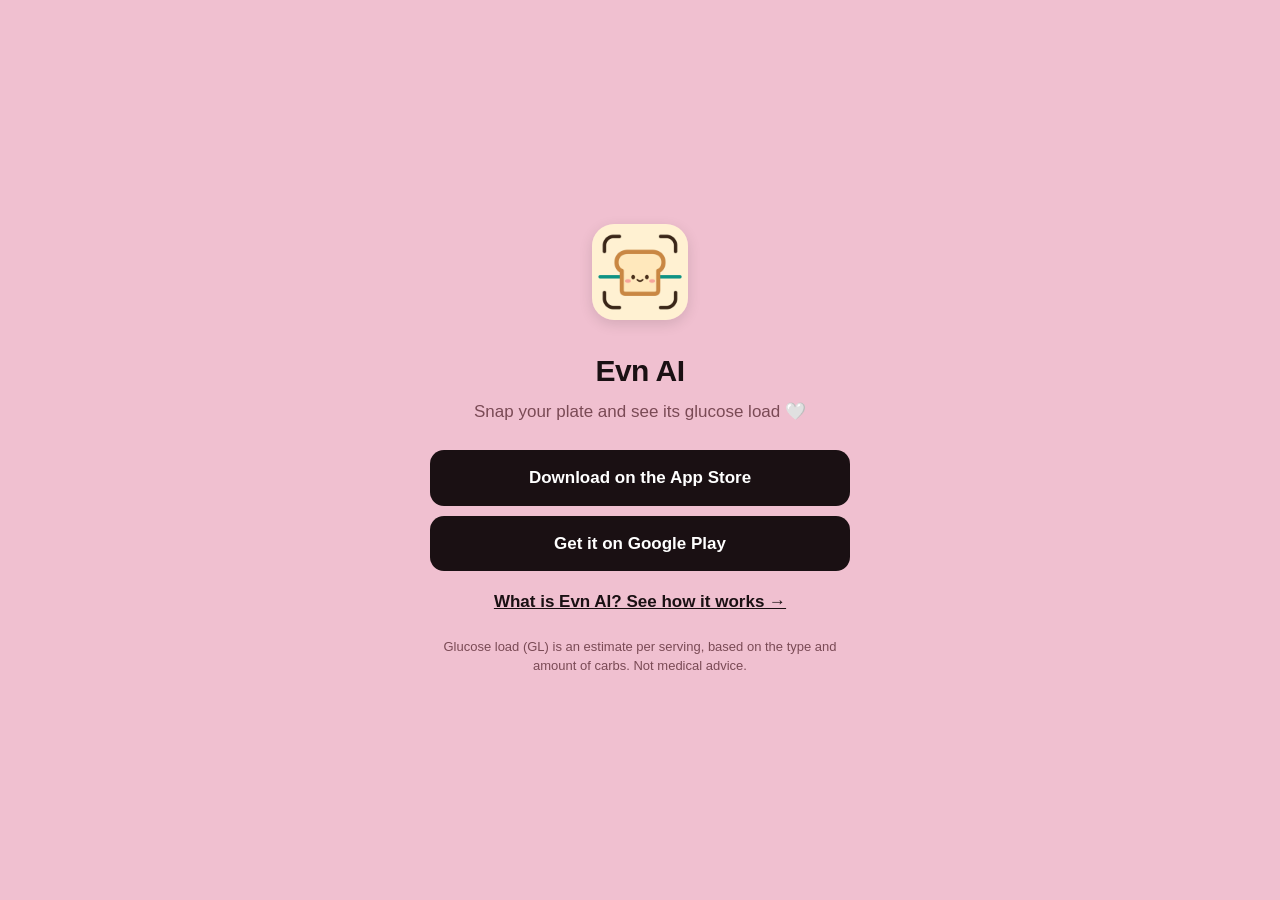
<file: fb/index.html>
<!doctype html>
<html lang="en">
<head>
<meta charset="utf-8">
<meta name="viewport" content="width=device-width, initial-scale=1">
<meta name="robots" content="noindex">
<title>Evn AI</title>
<meta name="description" content="Snap your food, see its glucose load and calories. Keep the foods you love.">
<meta property="og:type" content="website">
<meta property="og:site_name" content="Evn AI">
<meta property="og:title" content="Evn AI">
<meta property="og:description" content="Snap your food, see its glucose load and calories. Keep the foods you love.">
<meta property="og:image" content="https://evnai.app/go/og.png">
<meta property="og:image:width" content="1200">
<meta property="og:image:height" content="630">
<meta property="og:url" content="https://evnai.app/fb/">
<meta name="twitter:card" content="summary_large_image">
<meta name="twitter:title" content="Evn AI">
<meta name="twitter:description" content="Snap your food, see its glucose load and calories. Keep the foods you love.">
<meta name="twitter:image" content="https://evnai.app/go/og.png">
<link rel="icon" href="../icon.png">
<link rel="apple-touch-icon" href="../icon.png">
<style>
:root{--bg:#F0C0D0;--fg:#1a1013;--sub:#7a4a55;--btn:#1a1013;--btnfg:#fff;color-scheme:light}
*{box-sizing:border-box}
body{margin:0;min-height:100vh;background:var(--bg);color:var(--fg);font:17px/1.5 -apple-system,BlinkMacSystemFont,"Segoe UI",Roboto,sans-serif;display:flex;align-items:center;justify-content:center;padding:24px 16px}
main{max-width:420px;width:100%;text-align:center}
img{width:96px;height:96px;border-radius:22px;box-shadow:0 4px 14px rgba(0,0,0,.12)}
h1{font-size:30px;margin:20px 0 6px;letter-spacing:-.5px}
p{color:var(--sub);margin:0 0 26px}
a.btn{display:block;background:var(--btn);color:var(--btnfg);text-decoration:none;font-weight:600;border-radius:14px;padding:15px 18px;margin:10px 0;min-height:48px}
small{display:block;color:var(--sub);margin-top:22px;font-size:13px}
p.soon{margin:14px 0 0;font-weight:600;color:var(--fg)}
body.inapp a.btn{font-size:21px;padding:22px 18px;border-radius:18px}
p.hint{display:none;margin:4px 0 0;font-size:14px}
body.inapp p.hint{display:block}
a.btn.alt{background:transparent;color:var(--fg);border:2px solid var(--fg);margin-top:22px}
body.inapp a.btn.alt{font-size:17px;padding:14px 18px;border-radius:14px}
a.more{display:block;margin-top:18px;color:var(--fg);font-weight:600;text-decoration:underline}
</style>
</head>
<body>
<main>
<img src="../icon.png" alt="">
<h1>Evn AI</h1>
<p>Snap your plate and see its glucose load 🤍</p>
<a class="btn" id="ios" href="https://apps.apple.com/app/apple-store/id6818814742?pt=127993018&amp;ct=bio&amp;mt=8">Download on the App Store</a>
<a class="btn" id="android" href="https://play.google.com/store/apps/details?id=com.evnai.app&amp;referrer=utm_source%3Dbio%26utm_campaign%3Dbio">Get it on Google Play</a>
<p class="hint">Opens the store app. Free to start.</p>
<p class="soon" id="soon">Android? Coming soon to Google Play 💌</p>
<a class="more" href="https://evnai.app/">What is Evn AI? See how it works →</a>

<small>Glucose load (GL) is an estimate per serving, based on the type and amount of carbs. Not medical advice.</small>
</main>
<script>
// 순수 함수: marketing/_tools/build_go_page.py의 시험이 같은 함수를 node로 돌린다
var PAGES = {};
function evnDest(ua, rawTag, androidLive, rawPage) {
  var tag = String(rawTag || "bio").toLowerCase().replace(/[^a-z0-9_]/g, "").slice(0, 30) || "bio";
  var pk = String(rawPage || "").toLowerCase();
  var ppid = Object.prototype.hasOwnProperty.call(PAGES, pk) && /^[0-9a-f-]{36}$/.test(PAGES[pk]) ? PAGES[pk] : "";
  var ios = "https://apps.apple.com/app/apple-store/id6818814742?" + (ppid ? "ppid=" + ppid + "&" : "") + "pt=127993018&ct=" + tag + "&mt=8";
  var android = "https://play.google.com/store/apps/details?id=com.evnai.app&referrer=" +
    encodeURIComponent("utm_source=" + tag + "&utm_campaign=" + tag);
  var isAndroid = /android/i.test(ua);
  var go = isAndroid ? (androidLive ? android : null) : /iphone|ipad|ipod/i.test(ua) ? ios : null;
  // 앱 안 브라우저: 자동 이동 대신 버튼 하나(누르면 스토어 앱이 열린다)
  var inapp = /Instagram|FBAN|FBAV|FB_IAB|FBIOS|Barcelona|Threads|musical_ly|BytedanceWebview|TikTok|Snapchat/i.test(ua);
  return { tag: tag, ios: ios, android: android, go: go, inapp: inapp, isAndroid: isAndroid };
}
// 수 세기: 쿠키·저장 없음, id는 페이지를 열 때마다 새 임의 값. 키가 없으면 아무것도 보내지 않는다
var EVN_PH = "phc_q2RLpzKweebPrSRHMn2VNqVy79iAcTgYcwQpKsKVZy5S", EVN_ID = "";
function evnTrack(ev, d, extra) {
  try {
    var ua = navigator.userAgent;
    if (!EVN_PH || navigator.webdriver || /bot|crawl|spider|headless|lighthouse|facebookexternalhit|preview/i.test(ua)) return;
    if (!EVN_ID) EVN_ID = "go_" + (window.crypto && crypto.randomUUID ? crypto.randomUUID() : String(Math.random()).slice(2) + Date.now());
    var p = { go_tag: d.tag, go_path: "fb", platform: d.isAndroid ? "android" : /iphone|ipad|ipod/i.test(ua) ? "ios" : "other",
      inapp: d.inapp, browser_lang: String(navigator.language || "").slice(0, 5), $process_person_profile: false, $geoip_disable: true };
    for (var k in extra || {}) p[k] = extra[k];
    var body = JSON.stringify({ api_key: EVN_PH, event: ev, distinct_id: EVN_ID, properties: p });
    var url = "https://us.i.posthog.com/i/v0/e/";
    if (!(navigator.sendBeacon && navigator.sendBeacon(url, new Blob([body], { type: "text/plain" }))))
      fetch(url, { method: "POST", body: body, keepalive: true, mode: "no-cors" });
  } catch (e) {}
}
(function () {
  var live = true;
  var q = new URLSearchParams(location.search);
  var d = evnDest(navigator.userAgent, q.get("c") || "us_brand_fb", live, q.get("p"));
  document.getElementById("ios").href = d.ios;
  document.getElementById("android").href = d.android;
  document.getElementById(live ? "soon" : "android").style.display = "none";
  document.getElementById("ios").addEventListener("click", function () { evnTrack("go_store_click", d, { store: "ios" }); });
  document.getElementById("android").addEventListener("click", function () { evnTrack("go_store_click", d, { store: "android" }); });
  // 한국 꼬리표(kr_)로 영어 페이지에 들어온 PC 방문자는 한국어 페이지로(모바일은 바로 스토어, 2026-10-22 PO)
  if (!d.go && true && d.tag.indexOf("kr_") === 0) { location.replace("../kr/" + location.search); return; }
  if (d.go && d.inapp) {
    document.body.className = "inapp";
    document.getElementById(d.isAndroid ? "ios" : "android").style.display = "none";
    evnTrack("go_view", d, { mode: "button" });
    return;
  }
  evnTrack("go_view", d, { mode: d.go ? "auto" : "choose" });
  if (d.go) location.replace(d.go);
})();
</script>
</body>
</html>
</file>
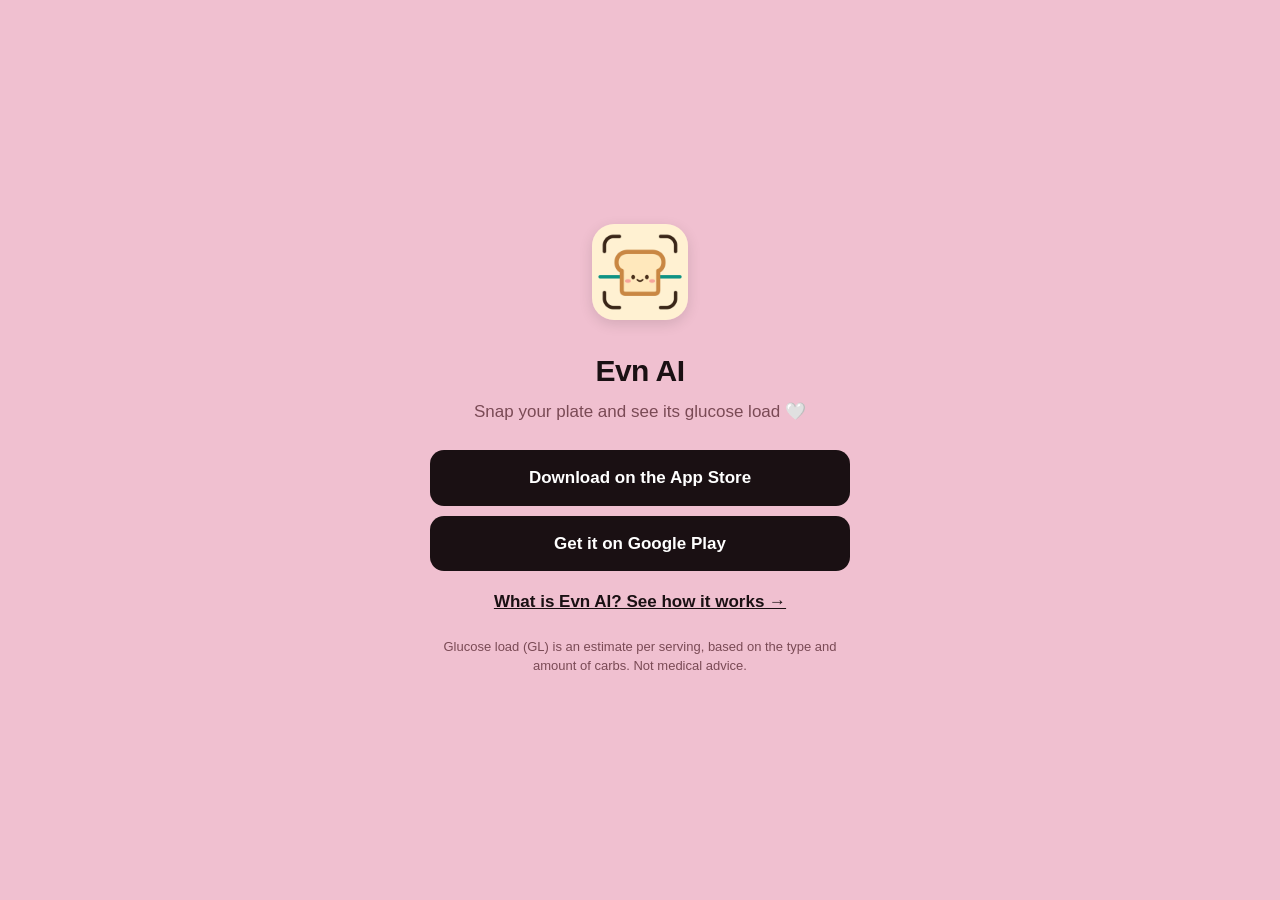
<file: go/index.html>
<!doctype html>
<html lang="en">
<head>
<meta charset="utf-8">
<meta name="viewport" content="width=device-width, initial-scale=1">
<meta name="robots" content="noindex">
<title>Evn AI</title>
<meta name="description" content="Snap your food, see its glucose load and calories. Keep the foods you love.">
<meta property="og:type" content="website">
<meta property="og:site_name" content="Evn AI">
<meta property="og:title" content="Evn AI">
<meta property="og:description" content="Snap your food, see its glucose load and calories. Keep the foods you love.">
<meta property="og:image" content="https://evnai.app/go/og.png">
<meta property="og:image:width" content="1200">
<meta property="og:image:height" content="630">
<meta property="og:url" content="https://evnai.app/go/">
<meta name="twitter:card" content="summary_large_image">
<meta name="twitter:title" content="Evn AI">
<meta name="twitter:description" content="Snap your food, see its glucose load and calories. Keep the foods you love.">
<meta name="twitter:image" content="https://evnai.app/go/og.png">
<link rel="icon" href="../icon.png">
<link rel="apple-touch-icon" href="../icon.png">
<style>
:root{--bg:#F0C0D0;--fg:#1a1013;--sub:#7a4a55;--btn:#1a1013;--btnfg:#fff;color-scheme:light}
*{box-sizing:border-box}
body{margin:0;min-height:100vh;background:var(--bg);color:var(--fg);font:17px/1.5 -apple-system,BlinkMacSystemFont,"Segoe UI",Roboto,sans-serif;display:flex;align-items:center;justify-content:center;padding:24px 16px}
main{max-width:420px;width:100%;text-align:center}
img{width:96px;height:96px;border-radius:22px;box-shadow:0 4px 14px rgba(0,0,0,.12)}
h1{font-size:30px;margin:20px 0 6px;letter-spacing:-.5px}
p{color:var(--sub);margin:0 0 26px}
a.btn{display:block;background:var(--btn);color:var(--btnfg);text-decoration:none;font-weight:600;border-radius:14px;padding:15px 18px;margin:10px 0;min-height:48px}
small{display:block;color:var(--sub);margin-top:22px;font-size:13px}
p.soon{margin:14px 0 0;font-weight:600;color:var(--fg)}
body.inapp a.btn{font-size:21px;padding:22px 18px;border-radius:18px}
p.hint{display:none;margin:4px 0 0;font-size:14px}
body.inapp p.hint{display:block}
a.btn.alt{background:transparent;color:var(--fg);border:2px solid var(--fg);margin-top:22px}
body.inapp a.btn.alt{font-size:17px;padding:14px 18px;border-radius:14px}
a.more{display:block;margin-top:18px;color:var(--fg);font-weight:600;text-decoration:underline}
</style>
</head>
<body>
<main>
<img src="../icon.png" alt="">
<h1>Evn AI</h1>
<p>Snap your plate and see its glucose load 🤍</p>
<a class="btn" id="ios" href="https://apps.apple.com/app/apple-store/id6818814742?pt=127993018&amp;ct=bio&amp;mt=8">Download on the App Store</a>
<a class="btn" id="android" href="https://play.google.com/store/apps/details?id=com.evnai.app&amp;referrer=utm_source%3Dbio%26utm_campaign%3Dbio">Get it on Google Play</a>
<p class="hint">Opens the store app. Free to start.</p>
<p class="soon" id="soon">Android? Coming soon to Google Play 💌</p>
<a class="more" href="https://evnai.app/">What is Evn AI? See how it works →</a>

<small>Glucose load (GL) is an estimate per serving, based on the type and amount of carbs. Not medical advice.</small>
</main>
<script>
// 순수 함수: marketing/_tools/build_go_page.py의 시험이 같은 함수를 node로 돌린다
var PAGES = {};
function evnDest(ua, rawTag, androidLive, rawPage) {
  var tag = String(rawTag || "bio").toLowerCase().replace(/[^a-z0-9_]/g, "").slice(0, 30) || "bio";
  var pk = String(rawPage || "").toLowerCase();
  var ppid = Object.prototype.hasOwnProperty.call(PAGES, pk) && /^[0-9a-f-]{36}$/.test(PAGES[pk]) ? PAGES[pk] : "";
  var ios = "https://apps.apple.com/app/apple-store/id6818814742?" + (ppid ? "ppid=" + ppid + "&" : "") + "pt=127993018&ct=" + tag + "&mt=8";
  var android = "https://play.google.com/store/apps/details?id=com.evnai.app&referrer=" +
    encodeURIComponent("utm_source=" + tag + "&utm_campaign=" + tag);
  var isAndroid = /android/i.test(ua);
  var go = isAndroid ? (androidLive ? android : null) : /iphone|ipad|ipod/i.test(ua) ? ios : null;
  // 앱 안 브라우저: 자동 이동 대신 버튼 하나(누르면 스토어 앱이 열린다)
  var inapp = /Instagram|FBAN|FBAV|FB_IAB|FBIOS|Barcelona|Threads|musical_ly|BytedanceWebview|TikTok|Snapchat/i.test(ua);
  return { tag: tag, ios: ios, android: android, go: go, inapp: inapp, isAndroid: isAndroid };
}
// 수 세기: 쿠키·저장 없음, id는 페이지를 열 때마다 새 임의 값. 키가 없으면 아무것도 보내지 않는다
var EVN_PH = "phc_q2RLpzKweebPrSRHMn2VNqVy79iAcTgYcwQpKsKVZy5S", EVN_ID = "";
function evnTrack(ev, d, extra) {
  try {
    var ua = navigator.userAgent;
    if (!EVN_PH || navigator.webdriver || /bot|crawl|spider|headless|lighthouse|facebookexternalhit|preview/i.test(ua)) return;
    if (!EVN_ID) EVN_ID = "go_" + (window.crypto && crypto.randomUUID ? crypto.randomUUID() : String(Math.random()).slice(2) + Date.now());
    var p = { go_tag: d.tag, go_path: "go", platform: d.isAndroid ? "android" : /iphone|ipad|ipod/i.test(ua) ? "ios" : "other",
      inapp: d.inapp, browser_lang: String(navigator.language || "").slice(0, 5), $process_person_profile: false, $geoip_disable: true };
    for (var k in extra || {}) p[k] = extra[k];
    var body = JSON.stringify({ api_key: EVN_PH, event: ev, distinct_id: EVN_ID, properties: p });
    var url = "https://us.i.posthog.com/i/v0/e/";
    if (!(navigator.sendBeacon && navigator.sendBeacon(url, new Blob([body], { type: "text/plain" }))))
      fetch(url, { method: "POST", body: body, keepalive: true, mode: "no-cors" });
  } catch (e) {}
}
(function () {
  var live = true;
  var q = new URLSearchParams(location.search);
  var d = evnDest(navigator.userAgent, q.get("c") || "bio", live, q.get("p"));
  document.getElementById("ios").href = d.ios;
  document.getElementById("android").href = d.android;
  document.getElementById(live ? "soon" : "android").style.display = "none";
  document.getElementById("ios").addEventListener("click", function () { evnTrack("go_store_click", d, { store: "ios" }); });
  document.getElementById("android").addEventListener("click", function () { evnTrack("go_store_click", d, { store: "android" }); });
  // 한국 꼬리표(kr_)로 영어 페이지에 들어온 PC 방문자는 한국어 페이지로(모바일은 바로 스토어, 2026-10-22 PO)
  if (!d.go && true && d.tag.indexOf("kr_") === 0) { location.replace("../kr/" + location.search); return; }
  if (d.go && d.inapp) {
    document.body.className = "inapp";
    document.getElementById(d.isAndroid ? "ios" : "android").style.display = "none";
    evnTrack("go_view", d, { mode: "button" });
    return;
  }
  evnTrack("go_view", d, { mode: d.go ? "auto" : "choose" });
  if (d.go) location.replace(d.go);
})();
</script>
</body>
</html>
</file>
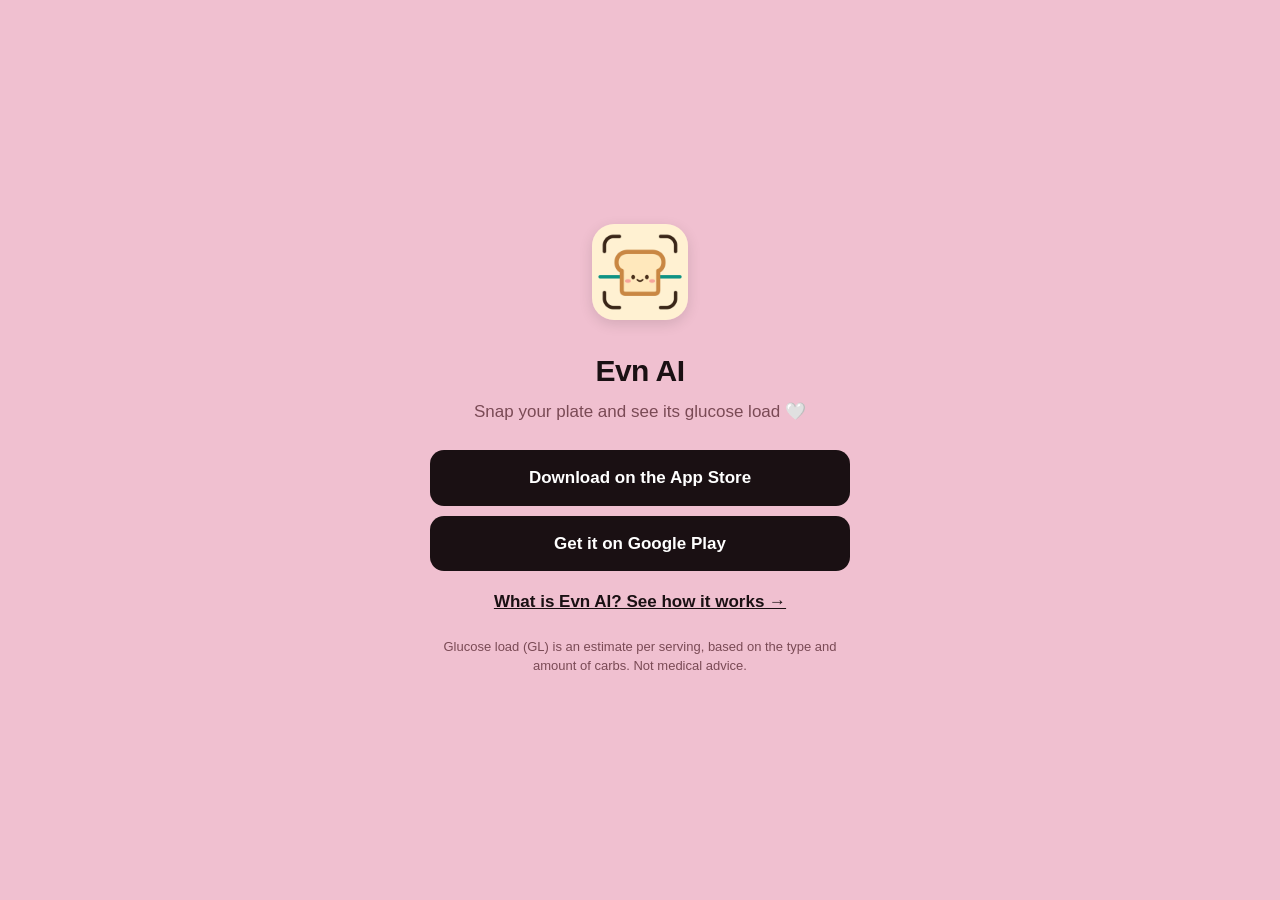
<file: ig/index.html>
<!doctype html>
<html lang="en">
<head>
<meta charset="utf-8">
<meta name="viewport" content="width=device-width, initial-scale=1">
<meta name="robots" content="noindex">
<title>Evn AI</title>
<meta name="description" content="Snap your food, see its glucose load and calories. Keep the foods you love.">
<meta property="og:type" content="website">
<meta property="og:site_name" content="Evn AI">
<meta property="og:title" content="Evn AI">
<meta property="og:description" content="Snap your food, see its glucose load and calories. Keep the foods you love.">
<meta property="og:image" content="https://evnai.app/go/og.png">
<meta property="og:image:width" content="1200">
<meta property="og:image:height" content="630">
<meta property="og:url" content="https://evnai.app/ig/">
<meta name="twitter:card" content="summary_large_image">
<meta name="twitter:title" content="Evn AI">
<meta name="twitter:description" content="Snap your food, see its glucose load and calories. Keep the foods you love.">
<meta name="twitter:image" content="https://evnai.app/go/og.png">
<link rel="icon" href="../icon.png">
<link rel="apple-touch-icon" href="../icon.png">
<style>
:root{--bg:#F0C0D0;--fg:#1a1013;--sub:#7a4a55;--btn:#1a1013;--btnfg:#fff;color-scheme:light}
*{box-sizing:border-box}
body{margin:0;min-height:100vh;background:var(--bg);color:var(--fg);font:17px/1.5 -apple-system,BlinkMacSystemFont,"Segoe UI",Roboto,sans-serif;display:flex;align-items:center;justify-content:center;padding:24px 16px}
main{max-width:420px;width:100%;text-align:center}
img{width:96px;height:96px;border-radius:22px;box-shadow:0 4px 14px rgba(0,0,0,.12)}
h1{font-size:30px;margin:20px 0 6px;letter-spacing:-.5px}
p{color:var(--sub);margin:0 0 26px}
a.btn{display:block;background:var(--btn);color:var(--btnfg);text-decoration:none;font-weight:600;border-radius:14px;padding:15px 18px;margin:10px 0;min-height:48px}
small{display:block;color:var(--sub);margin-top:22px;font-size:13px}
p.soon{margin:14px 0 0;font-weight:600;color:var(--fg)}
body.inapp a.btn{font-size:21px;padding:22px 18px;border-radius:18px}
p.hint{display:none;margin:4px 0 0;font-size:14px}
body.inapp p.hint{display:block}
a.btn.alt{background:transparent;color:var(--fg);border:2px solid var(--fg);margin-top:22px}
body.inapp a.btn.alt{font-size:17px;padding:14px 18px;border-radius:14px}
a.more{display:block;margin-top:18px;color:var(--fg);font-weight:600;text-decoration:underline}
</style>
</head>
<body>
<main>
<img src="../icon.png" alt="">
<h1>Evn AI</h1>
<p>Snap your plate and see its glucose load 🤍</p>
<a class="btn" id="ios" href="https://apps.apple.com/app/apple-store/id6818814742?pt=127993018&amp;ct=bio&amp;mt=8">Download on the App Store</a>
<a class="btn" id="android" href="https://play.google.com/store/apps/details?id=com.evnai.app&amp;referrer=utm_source%3Dbio%26utm_campaign%3Dbio">Get it on Google Play</a>
<p class="hint">Opens the store app. Free to start.</p>
<p class="soon" id="soon">Android? Coming soon to Google Play 💌</p>
<a class="more" href="https://evnai.app/">What is Evn AI? See how it works →</a>

<small>Glucose load (GL) is an estimate per serving, based on the type and amount of carbs. Not medical advice.</small>
</main>
<script>
// 순수 함수: marketing/_tools/build_go_page.py의 시험이 같은 함수를 node로 돌린다
var PAGES = {};
function evnDest(ua, rawTag, androidLive, rawPage) {
  var tag = String(rawTag || "bio").toLowerCase().replace(/[^a-z0-9_]/g, "").slice(0, 30) || "bio";
  var pk = String(rawPage || "").toLowerCase();
  var ppid = Object.prototype.hasOwnProperty.call(PAGES, pk) && /^[0-9a-f-]{36}$/.test(PAGES[pk]) ? PAGES[pk] : "";
  var ios = "https://apps.apple.com/app/apple-store/id6818814742?" + (ppid ? "ppid=" + ppid + "&" : "") + "pt=127993018&ct=" + tag + "&mt=8";
  var android = "https://play.google.com/store/apps/details?id=com.evnai.app&referrer=" +
    encodeURIComponent("utm_source=" + tag + "&utm_campaign=" + tag);
  var isAndroid = /android/i.test(ua);
  var go = isAndroid ? (androidLive ? android : null) : /iphone|ipad|ipod/i.test(ua) ? ios : null;
  // 앱 안 브라우저: 자동 이동 대신 버튼 하나(누르면 스토어 앱이 열린다)
  var inapp = /Instagram|FBAN|FBAV|FB_IAB|FBIOS|Barcelona|Threads|musical_ly|BytedanceWebview|TikTok|Snapchat/i.test(ua);
  return { tag: tag, ios: ios, android: android, go: go, inapp: inapp, isAndroid: isAndroid };
}
// 수 세기: 쿠키·저장 없음, id는 페이지를 열 때마다 새 임의 값. 키가 없으면 아무것도 보내지 않는다
var EVN_PH = "phc_q2RLpzKweebPrSRHMn2VNqVy79iAcTgYcwQpKsKVZy5S", EVN_ID = "";
function evnTrack(ev, d, extra) {
  try {
    var ua = navigator.userAgent;
    if (!EVN_PH || navigator.webdriver || /bot|crawl|spider|headless|lighthouse|facebookexternalhit|preview/i.test(ua)) return;
    if (!EVN_ID) EVN_ID = "go_" + (window.crypto && crypto.randomUUID ? crypto.randomUUID() : String(Math.random()).slice(2) + Date.now());
    var p = { go_tag: d.tag, go_path: "ig", platform: d.isAndroid ? "android" : /iphone|ipad|ipod/i.test(ua) ? "ios" : "other",
      inapp: d.inapp, browser_lang: String(navigator.language || "").slice(0, 5), $process_person_profile: false, $geoip_disable: true };
    for (var k in extra || {}) p[k] = extra[k];
    var body = JSON.stringify({ api_key: EVN_PH, event: ev, distinct_id: EVN_ID, properties: p });
    var url = "https://us.i.posthog.com/i/v0/e/";
    if (!(navigator.sendBeacon && navigator.sendBeacon(url, new Blob([body], { type: "text/plain" }))))
      fetch(url, { method: "POST", body: body, keepalive: true, mode: "no-cors" });
  } catch (e) {}
}
(function () {
  var live = true;
  var q = new URLSearchParams(location.search);
  var d = evnDest(navigator.userAgent, q.get("c") || "us_brand_ig", live, q.get("p"));
  document.getElementById("ios").href = d.ios;
  document.getElementById("android").href = d.android;
  document.getElementById(live ? "soon" : "android").style.display = "none";
  document.getElementById("ios").addEventListener("click", function () { evnTrack("go_store_click", d, { store: "ios" }); });
  document.getElementById("android").addEventListener("click", function () { evnTrack("go_store_click", d, { store: "android" }); });
  // 한국 꼬리표(kr_)로 영어 페이지에 들어온 PC 방문자는 한국어 페이지로(모바일은 바로 스토어, 2026-10-22 PO)
  if (!d.go && true && d.tag.indexOf("kr_") === 0) { location.replace("../kr/" + location.search); return; }
  if (d.go && d.inapp) {
    document.body.className = "inapp";
    document.getElementById(d.isAndroid ? "ios" : "android").style.display = "none";
    evnTrack("go_view", d, { mode: "button" });
    return;
  }
  evnTrack("go_view", d, { mode: d.go ? "auto" : "choose" });
  if (d.go) location.replace(d.go);
})();
</script>
</body>
</html>
</file>
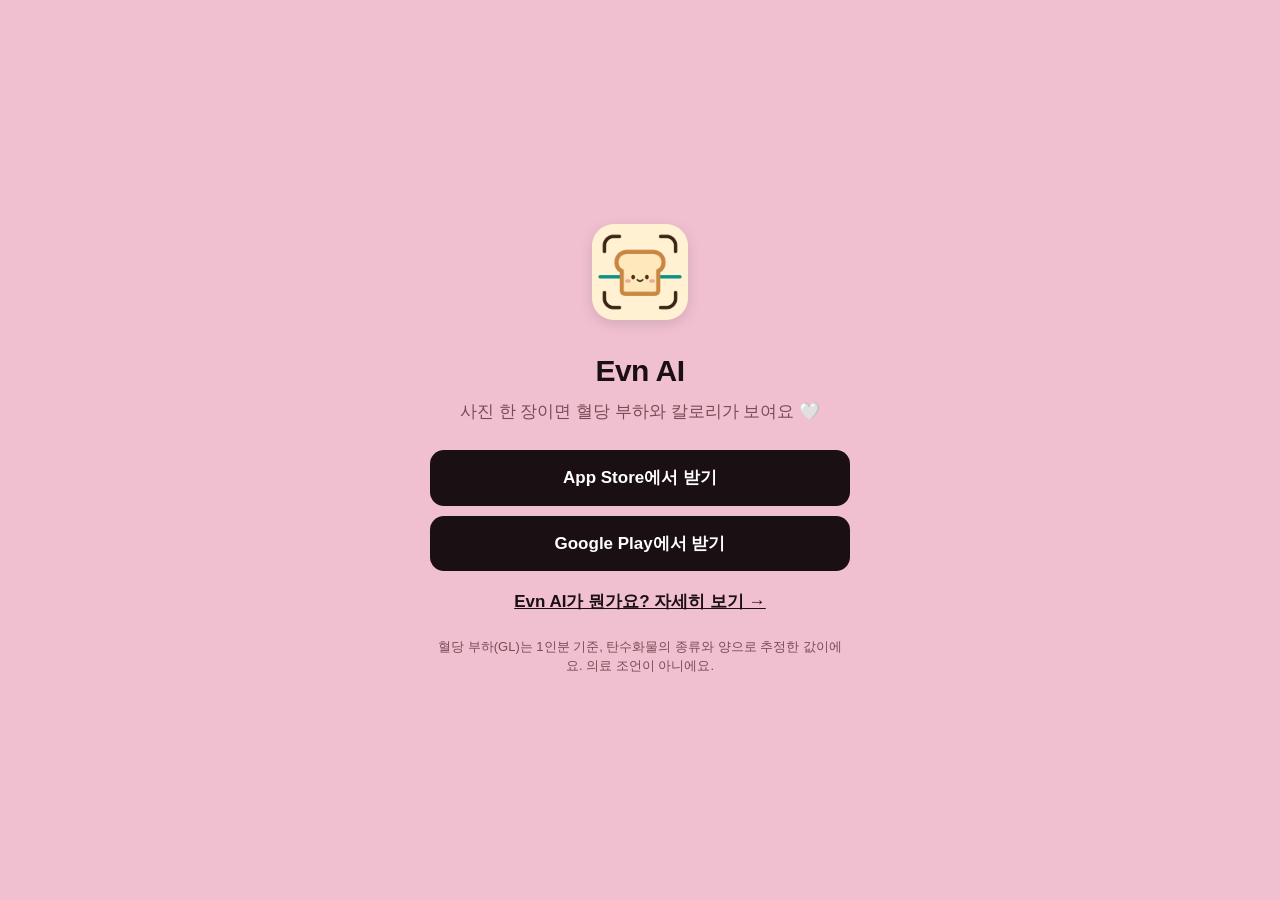
<file: kr/index.html>
<!doctype html>
<html lang="ko">
<head>
<meta charset="utf-8">
<meta name="viewport" content="width=device-width, initial-scale=1">
<meta name="robots" content="noindex">
<title>Evn AI - 혈당 부하·칼로리 음식 스캔</title>
<meta name="description" content="음식 사진 한 장이면 혈당 부하와 칼로리가 보여요. 좋아하는 음식은 그대로, 알고 먹어요.">
<meta property="og:type" content="website">
<meta property="og:site_name" content="Evn AI">
<meta property="og:title" content="Evn AI - 혈당 부하·칼로리 음식 스캔">
<meta property="og:description" content="음식 사진 한 장이면 혈당 부하와 칼로리가 보여요. 좋아하는 음식은 그대로, 알고 먹어요.">
<meta property="og:image" content="https://evnai.app/go/og.png">
<meta property="og:image:width" content="1200">
<meta property="og:image:height" content="630">
<meta property="og:url" content="https://evnai.app/kr/">
<meta name="twitter:card" content="summary_large_image">
<meta name="twitter:title" content="Evn AI - 혈당 부하·칼로리 음식 스캔">
<meta name="twitter:description" content="음식 사진 한 장이면 혈당 부하와 칼로리가 보여요. 좋아하는 음식은 그대로, 알고 먹어요.">
<meta name="twitter:image" content="https://evnai.app/go/og.png">
<link rel="icon" href="../icon.png">
<link rel="apple-touch-icon" href="../icon.png">
<style>
:root{--bg:#F0C0D0;--fg:#1a1013;--sub:#7a4a55;--btn:#1a1013;--btnfg:#fff;color-scheme:light}
*{box-sizing:border-box}
body{margin:0;min-height:100vh;background:var(--bg);color:var(--fg);font:17px/1.5 -apple-system,BlinkMacSystemFont,"Segoe UI",Roboto,sans-serif;display:flex;align-items:center;justify-content:center;padding:24px 16px}
main{max-width:420px;width:100%;text-align:center}
img{width:96px;height:96px;border-radius:22px;box-shadow:0 4px 14px rgba(0,0,0,.12)}
h1{font-size:30px;margin:20px 0 6px;letter-spacing:-.5px}
p{color:var(--sub);margin:0 0 26px}
a.btn{display:block;background:var(--btn);color:var(--btnfg);text-decoration:none;font-weight:600;border-radius:14px;padding:15px 18px;margin:10px 0;min-height:48px}
small{display:block;color:var(--sub);margin-top:22px;font-size:13px}
p.soon{margin:14px 0 0;font-weight:600;color:var(--fg)}
body.inapp a.btn{font-size:21px;padding:22px 18px;border-radius:18px}
p.hint{display:none;margin:4px 0 0;font-size:14px}
body.inapp p.hint{display:block}
a.btn.alt{background:transparent;color:var(--fg);border:2px solid var(--fg);margin-top:22px}
body.inapp a.btn.alt{font-size:17px;padding:14px 18px;border-radius:14px}
a.more{display:block;margin-top:18px;color:var(--fg);font-weight:600;text-decoration:underline}
</style>
</head>
<body>
<main>
<img src="../icon.png" alt="">
<h1>Evn AI</h1>
<p>사진 한 장이면 혈당 부하와 칼로리가 보여요 🤍</p>
<a class="btn" id="ios" href="https://apps.apple.com/app/apple-store/id6818814742?pt=127993018&amp;ct=bio&amp;mt=8">App Store에서 받기</a>
<a class="btn" id="android" href="https://play.google.com/store/apps/details?id=com.evnai.app&amp;referrer=utm_source%3Dbio%26utm_campaign%3Dbio">Google Play에서 받기</a>
<p class="hint">스토어 앱이 열려요. 무료로 시작할 수 있어요.</p>
<p class="soon" id="soon">Android는 곧 Google Play에서 만나요 💌</p>
<a class="more" href="https://evnai.app/ko/">Evn AI가 뭔가요? 자세히 보기 →</a>

<small>혈당 부하(GL)는 1인분 기준, 탄수화물의 종류와 양으로 추정한 값이에요. 의료 조언이 아니에요.</small>
</main>
<script>
// 순수 함수: marketing/_tools/build_go_page.py의 시험이 같은 함수를 node로 돌린다
var PAGES = {};
function evnDest(ua, rawTag, androidLive, rawPage) {
  var tag = String(rawTag || "bio").toLowerCase().replace(/[^a-z0-9_]/g, "").slice(0, 30) || "bio";
  var pk = String(rawPage || "").toLowerCase();
  var ppid = Object.prototype.hasOwnProperty.call(PAGES, pk) && /^[0-9a-f-]{36}$/.test(PAGES[pk]) ? PAGES[pk] : "";
  var ios = "https://apps.apple.com/app/apple-store/id6818814742?" + (ppid ? "ppid=" + ppid + "&" : "") + "pt=127993018&ct=" + tag + "&mt=8";
  var android = "https://play.google.com/store/apps/details?id=com.evnai.app&referrer=" +
    encodeURIComponent("utm_source=" + tag + "&utm_campaign=" + tag);
  var isAndroid = /android/i.test(ua);
  var go = isAndroid ? (androidLive ? android : null) : /iphone|ipad|ipod/i.test(ua) ? ios : null;
  // 앱 안 브라우저: 자동 이동 대신 버튼 하나(누르면 스토어 앱이 열린다)
  var inapp = /Instagram|FBAN|FBAV|FB_IAB|FBIOS|Barcelona|Threads|musical_ly|BytedanceWebview|TikTok|Snapchat/i.test(ua);
  return { tag: tag, ios: ios, android: android, go: go, inapp: inapp, isAndroid: isAndroid };
}
// 수 세기: 쿠키·저장 없음, id는 페이지를 열 때마다 새 임의 값. 키가 없으면 아무것도 보내지 않는다
var EVN_PH = "phc_q2RLpzKweebPrSRHMn2VNqVy79iAcTgYcwQpKsKVZy5S", EVN_ID = "";
function evnTrack(ev, d, extra) {
  try {
    var ua = navigator.userAgent;
    if (!EVN_PH || navigator.webdriver || /bot|crawl|spider|headless|lighthouse|facebookexternalhit|preview/i.test(ua)) return;
    if (!EVN_ID) EVN_ID = "go_" + (window.crypto && crypto.randomUUID ? crypto.randomUUID() : String(Math.random()).slice(2) + Date.now());
    var p = { go_tag: d.tag, go_path: "kr", platform: d.isAndroid ? "android" : /iphone|ipad|ipod/i.test(ua) ? "ios" : "other",
      inapp: d.inapp, browser_lang: String(navigator.language || "").slice(0, 5), $process_person_profile: false, $geoip_disable: true };
    for (var k in extra || {}) p[k] = extra[k];
    var body = JSON.stringify({ api_key: EVN_PH, event: ev, distinct_id: EVN_ID, properties: p });
    var url = "https://us.i.posthog.com/i/v0/e/";
    if (!(navigator.sendBeacon && navigator.sendBeacon(url, new Blob([body], { type: "text/plain" }))))
      fetch(url, { method: "POST", body: body, keepalive: true, mode: "no-cors" });
  } catch (e) {}
}
(function () {
  var live = true;
  var q = new URLSearchParams(location.search);
  var d = evnDest(navigator.userAgent, q.get("c") || "kr_bio", live, q.get("p"));
  document.getElementById("ios").href = d.ios;
  document.getElementById("android").href = d.android;
  document.getElementById(live ? "soon" : "android").style.display = "none";
  document.getElementById("ios").addEventListener("click", function () { evnTrack("go_store_click", d, { store: "ios" }); });
  document.getElementById("android").addEventListener("click", function () { evnTrack("go_store_click", d, { store: "android" }); });
  // 한국 꼬리표(kr_)로 영어 페이지에 들어온 PC 방문자는 한국어 페이지로(모바일은 바로 스토어, 2026-10-22 PO)
  if (!d.go && false && d.tag.indexOf("kr_") === 0) { location.replace("../kr/" + location.search); return; }
  if (d.go && d.inapp) {
    document.body.className = "inapp";
    document.getElementById(d.isAndroid ? "ios" : "android").style.display = "none";
    evnTrack("go_view", d, { mode: "button" });
    return;
  }
  evnTrack("go_view", d, { mode: d.go ? "auto" : "choose" });
  if (d.go) location.replace(d.go);
})();
</script>
</body>
</html>
</file>
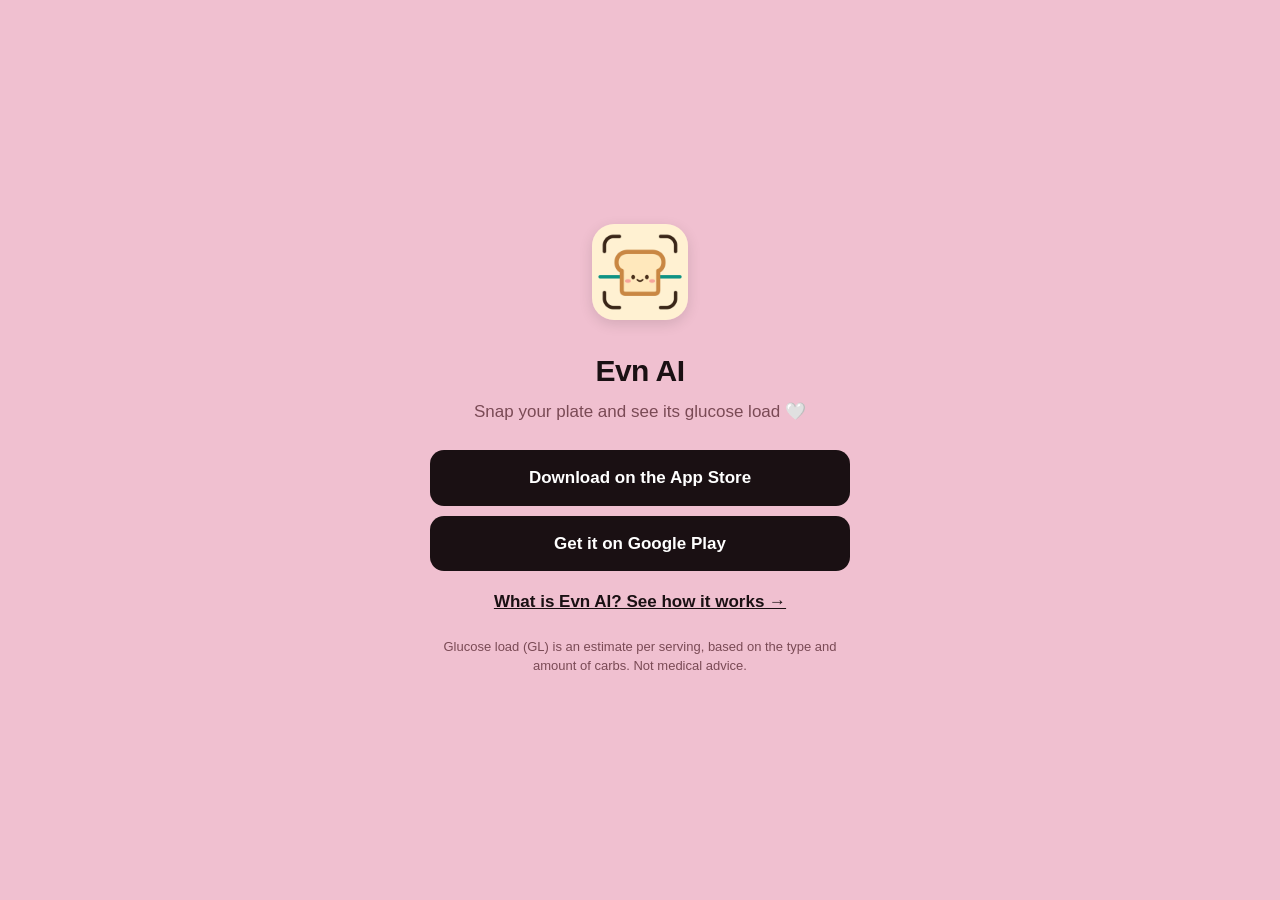
<file: tt/index.html>
<!doctype html>
<html lang="en">
<head>
<meta charset="utf-8">
<meta name="viewport" content="width=device-width, initial-scale=1">
<meta name="robots" content="noindex">
<title>Evn AI</title>
<meta name="description" content="Snap your food, see its glucose load and calories. Keep the foods you love.">
<meta property="og:type" content="website">
<meta property="og:site_name" content="Evn AI">
<meta property="og:title" content="Evn AI">
<meta property="og:description" content="Snap your food, see its glucose load and calories. Keep the foods you love.">
<meta property="og:image" content="https://evnai.app/go/og.png">
<meta property="og:image:width" content="1200">
<meta property="og:image:height" content="630">
<meta property="og:url" content="https://evnai.app/tt/">
<meta name="twitter:card" content="summary_large_image">
<meta name="twitter:title" content="Evn AI">
<meta name="twitter:description" content="Snap your food, see its glucose load and calories. Keep the foods you love.">
<meta name="twitter:image" content="https://evnai.app/go/og.png">
<link rel="icon" href="../icon.png">
<link rel="apple-touch-icon" href="../icon.png">
<style>
:root{--bg:#F0C0D0;--fg:#1a1013;--sub:#7a4a55;--btn:#1a1013;--btnfg:#fff;color-scheme:light}
*{box-sizing:border-box}
body{margin:0;min-height:100vh;background:var(--bg);color:var(--fg);font:17px/1.5 -apple-system,BlinkMacSystemFont,"Segoe UI",Roboto,sans-serif;display:flex;align-items:center;justify-content:center;padding:24px 16px}
main{max-width:420px;width:100%;text-align:center}
img{width:96px;height:96px;border-radius:22px;box-shadow:0 4px 14px rgba(0,0,0,.12)}
h1{font-size:30px;margin:20px 0 6px;letter-spacing:-.5px}
p{color:var(--sub);margin:0 0 26px}
a.btn{display:block;background:var(--btn);color:var(--btnfg);text-decoration:none;font-weight:600;border-radius:14px;padding:15px 18px;margin:10px 0;min-height:48px}
small{display:block;color:var(--sub);margin-top:22px;font-size:13px}
p.soon{margin:14px 0 0;font-weight:600;color:var(--fg)}
body.inapp a.btn{font-size:21px;padding:22px 18px;border-radius:18px}
p.hint{display:none;margin:4px 0 0;font-size:14px}
body.inapp p.hint{display:block}
a.btn.alt{background:transparent;color:var(--fg);border:2px solid var(--fg);margin-top:22px}
body.inapp a.btn.alt{font-size:17px;padding:14px 18px;border-radius:14px}
a.more{display:block;margin-top:18px;color:var(--fg);font-weight:600;text-decoration:underline}
</style>
</head>
<body>
<main>
<img src="../icon.png" alt="">
<h1>Evn AI</h1>
<p>Snap your plate and see its glucose load 🤍</p>
<a class="btn" id="ios" href="https://apps.apple.com/app/apple-store/id6818814742?pt=127993018&amp;ct=bio&amp;mt=8">Download on the App Store</a>
<a class="btn" id="android" href="https://play.google.com/store/apps/details?id=com.evnai.app&amp;referrer=utm_source%3Dbio%26utm_campaign%3Dbio">Get it on Google Play</a>
<p class="hint">Opens the store app. Free to start.</p>
<p class="soon" id="soon">Android? Coming soon to Google Play 💌</p>
<a class="more" href="https://evnai.app/">What is Evn AI? See how it works →</a>

<small>Glucose load (GL) is an estimate per serving, based on the type and amount of carbs. Not medical advice.</small>
</main>
<script>
// 순수 함수: marketing/_tools/build_go_page.py의 시험이 같은 함수를 node로 돌린다
var PAGES = {};
function evnDest(ua, rawTag, androidLive, rawPage) {
  var tag = String(rawTag || "bio").toLowerCase().replace(/[^a-z0-9_]/g, "").slice(0, 30) || "bio";
  var pk = String(rawPage || "").toLowerCase();
  var ppid = Object.prototype.hasOwnProperty.call(PAGES, pk) && /^[0-9a-f-]{36}$/.test(PAGES[pk]) ? PAGES[pk] : "";
  var ios = "https://apps.apple.com/app/apple-store/id6818814742?" + (ppid ? "ppid=" + ppid + "&" : "") + "pt=127993018&ct=" + tag + "&mt=8";
  var android = "https://play.google.com/store/apps/details?id=com.evnai.app&referrer=" +
    encodeURIComponent("utm_source=" + tag + "&utm_campaign=" + tag);
  var isAndroid = /android/i.test(ua);
  var go = isAndroid ? (androidLive ? android : null) : /iphone|ipad|ipod/i.test(ua) ? ios : null;
  // 앱 안 브라우저: 자동 이동 대신 버튼 하나(누르면 스토어 앱이 열린다)
  var inapp = /Instagram|FBAN|FBAV|FB_IAB|FBIOS|Barcelona|Threads|musical_ly|BytedanceWebview|TikTok|Snapchat/i.test(ua);
  return { tag: tag, ios: ios, android: android, go: go, inapp: inapp, isAndroid: isAndroid };
}
// 수 세기: 쿠키·저장 없음, id는 페이지를 열 때마다 새 임의 값. 키가 없으면 아무것도 보내지 않는다
var EVN_PH = "phc_q2RLpzKweebPrSRHMn2VNqVy79iAcTgYcwQpKsKVZy5S", EVN_ID = "";
function evnTrack(ev, d, extra) {
  try {
    var ua = navigator.userAgent;
    if (!EVN_PH || navigator.webdriver || /bot|crawl|spider|headless|lighthouse|facebookexternalhit|preview/i.test(ua)) return;
    if (!EVN_ID) EVN_ID = "go_" + (window.crypto && crypto.randomUUID ? crypto.randomUUID() : String(Math.random()).slice(2) + Date.now());
    var p = { go_tag: d.tag, go_path: "tt", platform: d.isAndroid ? "android" : /iphone|ipad|ipod/i.test(ua) ? "ios" : "other",
      inapp: d.inapp, browser_lang: String(navigator.language || "").slice(0, 5), $process_person_profile: false, $geoip_disable: true };
    for (var k in extra || {}) p[k] = extra[k];
    var body = JSON.stringify({ api_key: EVN_PH, event: ev, distinct_id: EVN_ID, properties: p });
    var url = "https://us.i.posthog.com/i/v0/e/";
    if (!(navigator.sendBeacon && navigator.sendBeacon(url, new Blob([body], { type: "text/plain" }))))
      fetch(url, { method: "POST", body: body, keepalive: true, mode: "no-cors" });
  } catch (e) {}
}
(function () {
  var live = true;
  var q = new URLSearchParams(location.search);
  var d = evnDest(navigator.userAgent, q.get("c") || "us_brand_tt", live, q.get("p"));
  document.getElementById("ios").href = d.ios;
  document.getElementById("android").href = d.android;
  document.getElementById(live ? "soon" : "android").style.display = "none";
  document.getElementById("ios").addEventListener("click", function () { evnTrack("go_store_click", d, { store: "ios" }); });
  document.getElementById("android").addEventListener("click", function () { evnTrack("go_store_click", d, { store: "android" }); });
  // 한국 꼬리표(kr_)로 영어 페이지에 들어온 PC 방문자는 한국어 페이지로(모바일은 바로 스토어, 2026-10-22 PO)
  if (!d.go && true && d.tag.indexOf("kr_") === 0) { location.replace("../kr/" + location.search); return; }
  if (d.go && d.inapp) {
    document.body.className = "inapp";
    document.getElementById(d.isAndroid ? "ios" : "android").style.display = "none";
    evnTrack("go_view", d, { mode: "button" });
    return;
  }
  evnTrack("go_view", d, { mode: d.go ? "auto" : "choose" });
  if (d.go) location.replace(d.go);
})();
</script>
</body>
</html>
</file>
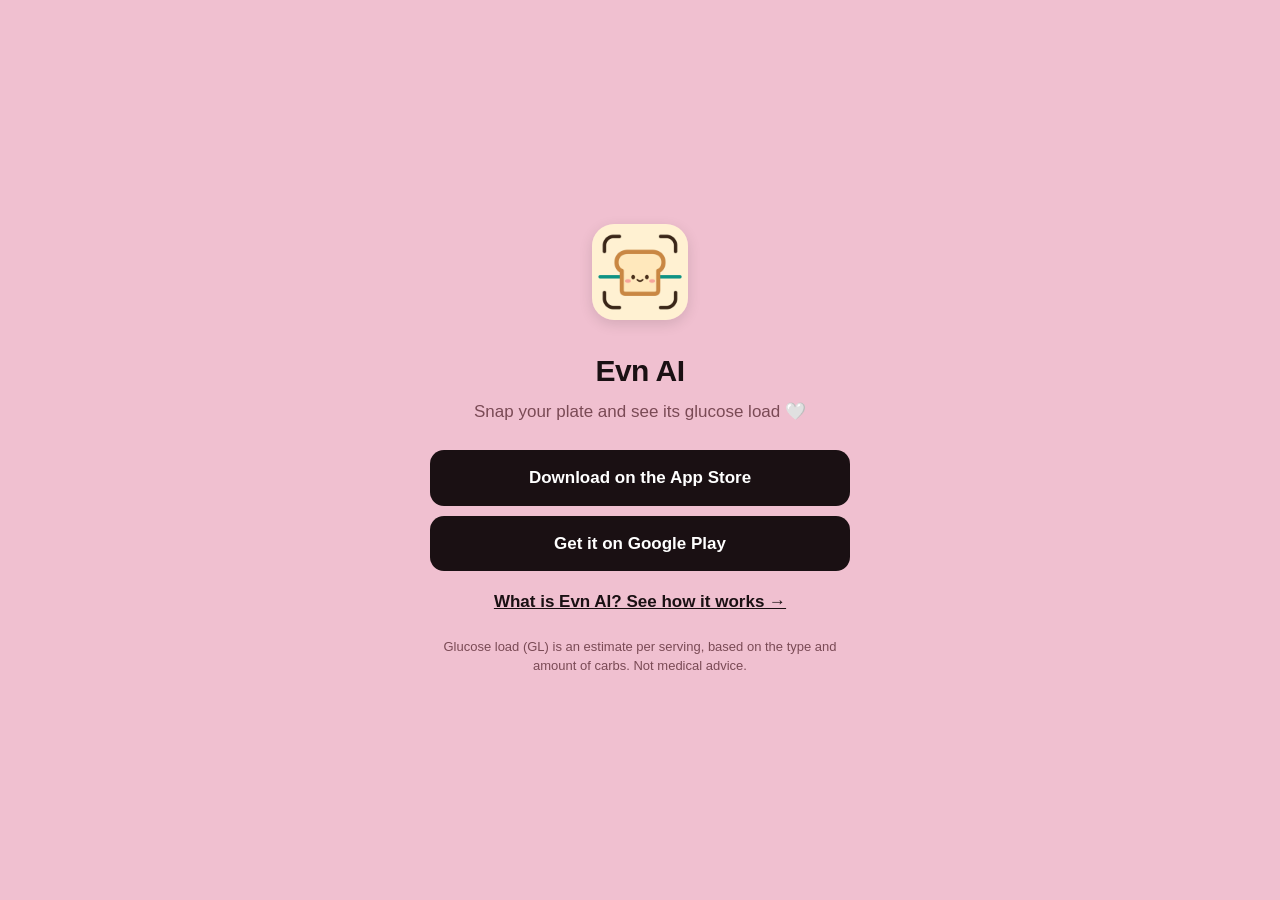
<file: yt/index.html>
<!doctype html>
<html lang="en">
<head>
<meta charset="utf-8">
<meta name="viewport" content="width=device-width, initial-scale=1">
<meta name="robots" content="noindex">
<title>Evn AI</title>
<meta name="description" content="Snap your food, see its glucose load and calories. Keep the foods you love.">
<meta property="og:type" content="website">
<meta property="og:site_name" content="Evn AI">
<meta property="og:title" content="Evn AI">
<meta property="og:description" content="Snap your food, see its glucose load and calories. Keep the foods you love.">
<meta property="og:image" content="https://evnai.app/go/og.png">
<meta property="og:image:width" content="1200">
<meta property="og:image:height" content="630">
<meta property="og:url" content="https://evnai.app/yt/">
<meta name="twitter:card" content="summary_large_image">
<meta name="twitter:title" content="Evn AI">
<meta name="twitter:description" content="Snap your food, see its glucose load and calories. Keep the foods you love.">
<meta name="twitter:image" content="https://evnai.app/go/og.png">
<link rel="icon" href="../icon.png">
<link rel="apple-touch-icon" href="../icon.png">
<style>
:root{--bg:#F0C0D0;--fg:#1a1013;--sub:#7a4a55;--btn:#1a1013;--btnfg:#fff;color-scheme:light}
*{box-sizing:border-box}
body{margin:0;min-height:100vh;background:var(--bg);color:var(--fg);font:17px/1.5 -apple-system,BlinkMacSystemFont,"Segoe UI",Roboto,sans-serif;display:flex;align-items:center;justify-content:center;padding:24px 16px}
main{max-width:420px;width:100%;text-align:center}
img{width:96px;height:96px;border-radius:22px;box-shadow:0 4px 14px rgba(0,0,0,.12)}
h1{font-size:30px;margin:20px 0 6px;letter-spacing:-.5px}
p{color:var(--sub);margin:0 0 26px}
a.btn{display:block;background:var(--btn);color:var(--btnfg);text-decoration:none;font-weight:600;border-radius:14px;padding:15px 18px;margin:10px 0;min-height:48px}
small{display:block;color:var(--sub);margin-top:22px;font-size:13px}
p.soon{margin:14px 0 0;font-weight:600;color:var(--fg)}
body.inapp a.btn{font-size:21px;padding:22px 18px;border-radius:18px}
p.hint{display:none;margin:4px 0 0;font-size:14px}
body.inapp p.hint{display:block}
a.btn.alt{background:transparent;color:var(--fg);border:2px solid var(--fg);margin-top:22px}
body.inapp a.btn.alt{font-size:17px;padding:14px 18px;border-radius:14px}
a.more{display:block;margin-top:18px;color:var(--fg);font-weight:600;text-decoration:underline}
</style>
</head>
<body>
<main>
<img src="../icon.png" alt="">
<h1>Evn AI</h1>
<p>Snap your plate and see its glucose load 🤍</p>
<a class="btn" id="ios" href="https://apps.apple.com/app/apple-store/id6818814742?pt=127993018&amp;ct=bio&amp;mt=8">Download on the App Store</a>
<a class="btn" id="android" href="https://play.google.com/store/apps/details?id=com.evnai.app&amp;referrer=utm_source%3Dbio%26utm_campaign%3Dbio">Get it on Google Play</a>
<p class="hint">Opens the store app. Free to start.</p>
<p class="soon" id="soon">Android? Coming soon to Google Play 💌</p>
<a class="more" href="https://evnai.app/">What is Evn AI? See how it works →</a>

<small>Glucose load (GL) is an estimate per serving, based on the type and amount of carbs. Not medical advice.</small>
</main>
<script>
// 순수 함수: marketing/_tools/build_go_page.py의 시험이 같은 함수를 node로 돌린다
var PAGES = {};
function evnDest(ua, rawTag, androidLive, rawPage) {
  var tag = String(rawTag || "bio").toLowerCase().replace(/[^a-z0-9_]/g, "").slice(0, 30) || "bio";
  var pk = String(rawPage || "").toLowerCase();
  var ppid = Object.prototype.hasOwnProperty.call(PAGES, pk) && /^[0-9a-f-]{36}$/.test(PAGES[pk]) ? PAGES[pk] : "";
  var ios = "https://apps.apple.com/app/apple-store/id6818814742?" + (ppid ? "ppid=" + ppid + "&" : "") + "pt=127993018&ct=" + tag + "&mt=8";
  var android = "https://play.google.com/store/apps/details?id=com.evnai.app&referrer=" +
    encodeURIComponent("utm_source=" + tag + "&utm_campaign=" + tag);
  var isAndroid = /android/i.test(ua);
  var go = isAndroid ? (androidLive ? android : null) : /iphone|ipad|ipod/i.test(ua) ? ios : null;
  // 앱 안 브라우저: 자동 이동 대신 버튼 하나(누르면 스토어 앱이 열린다)
  var inapp = /Instagram|FBAN|FBAV|FB_IAB|FBIOS|Barcelona|Threads|musical_ly|BytedanceWebview|TikTok|Snapchat/i.test(ua);
  return { tag: tag, ios: ios, android: android, go: go, inapp: inapp, isAndroid: isAndroid };
}
// 수 세기: 쿠키·저장 없음, id는 페이지를 열 때마다 새 임의 값. 키가 없으면 아무것도 보내지 않는다
var EVN_PH = "phc_q2RLpzKweebPrSRHMn2VNqVy79iAcTgYcwQpKsKVZy5S", EVN_ID = "";
function evnTrack(ev, d, extra) {
  try {
    var ua = navigator.userAgent;
    if (!EVN_PH || navigator.webdriver || /bot|crawl|spider|headless|lighthouse|facebookexternalhit|preview/i.test(ua)) return;
    if (!EVN_ID) EVN_ID = "go_" + (window.crypto && crypto.randomUUID ? crypto.randomUUID() : String(Math.random()).slice(2) + Date.now());
    var p = { go_tag: d.tag, go_path: "yt", platform: d.isAndroid ? "android" : /iphone|ipad|ipod/i.test(ua) ? "ios" : "other",
      inapp: d.inapp, browser_lang: String(navigator.language || "").slice(0, 5), $process_person_profile: false, $geoip_disable: true };
    for (var k in extra || {}) p[k] = extra[k];
    var body = JSON.stringify({ api_key: EVN_PH, event: ev, distinct_id: EVN_ID, properties: p });
    var url = "https://us.i.posthog.com/i/v0/e/";
    if (!(navigator.sendBeacon && navigator.sendBeacon(url, new Blob([body], { type: "text/plain" }))))
      fetch(url, { method: "POST", body: body, keepalive: true, mode: "no-cors" });
  } catch (e) {}
}
(function () {
  var live = true;
  var q = new URLSearchParams(location.search);
  var d = evnDest(navigator.userAgent, q.get("c") || "us_brand_yt", live, q.get("p"));
  document.getElementById("ios").href = d.ios;
  document.getElementById("android").href = d.android;
  document.getElementById(live ? "soon" : "android").style.display = "none";
  document.getElementById("ios").addEventListener("click", function () { evnTrack("go_store_click", d, { store: "ios" }); });
  document.getElementById("android").addEventListener("click", function () { evnTrack("go_store_click", d, { store: "android" }); });
  // 한국 꼬리표(kr_)로 영어 페이지에 들어온 PC 방문자는 한국어 페이지로(모바일은 바로 스토어, 2026-10-22 PO)
  if (!d.go && true && d.tag.indexOf("kr_") === 0) { location.replace("../kr/" + location.search); return; }
  if (d.go && d.inapp) {
    document.body.className = "inapp";
    document.getElementById(d.isAndroid ? "ios" : "android").style.display = "none";
    evnTrack("go_view", d, { mode: "button" });
    return;
  }
  evnTrack("go_view", d, { mode: d.go ? "auto" : "choose" });
  if (d.go) location.replace(d.go);
})();
</script>
</body>
</html>
</file>
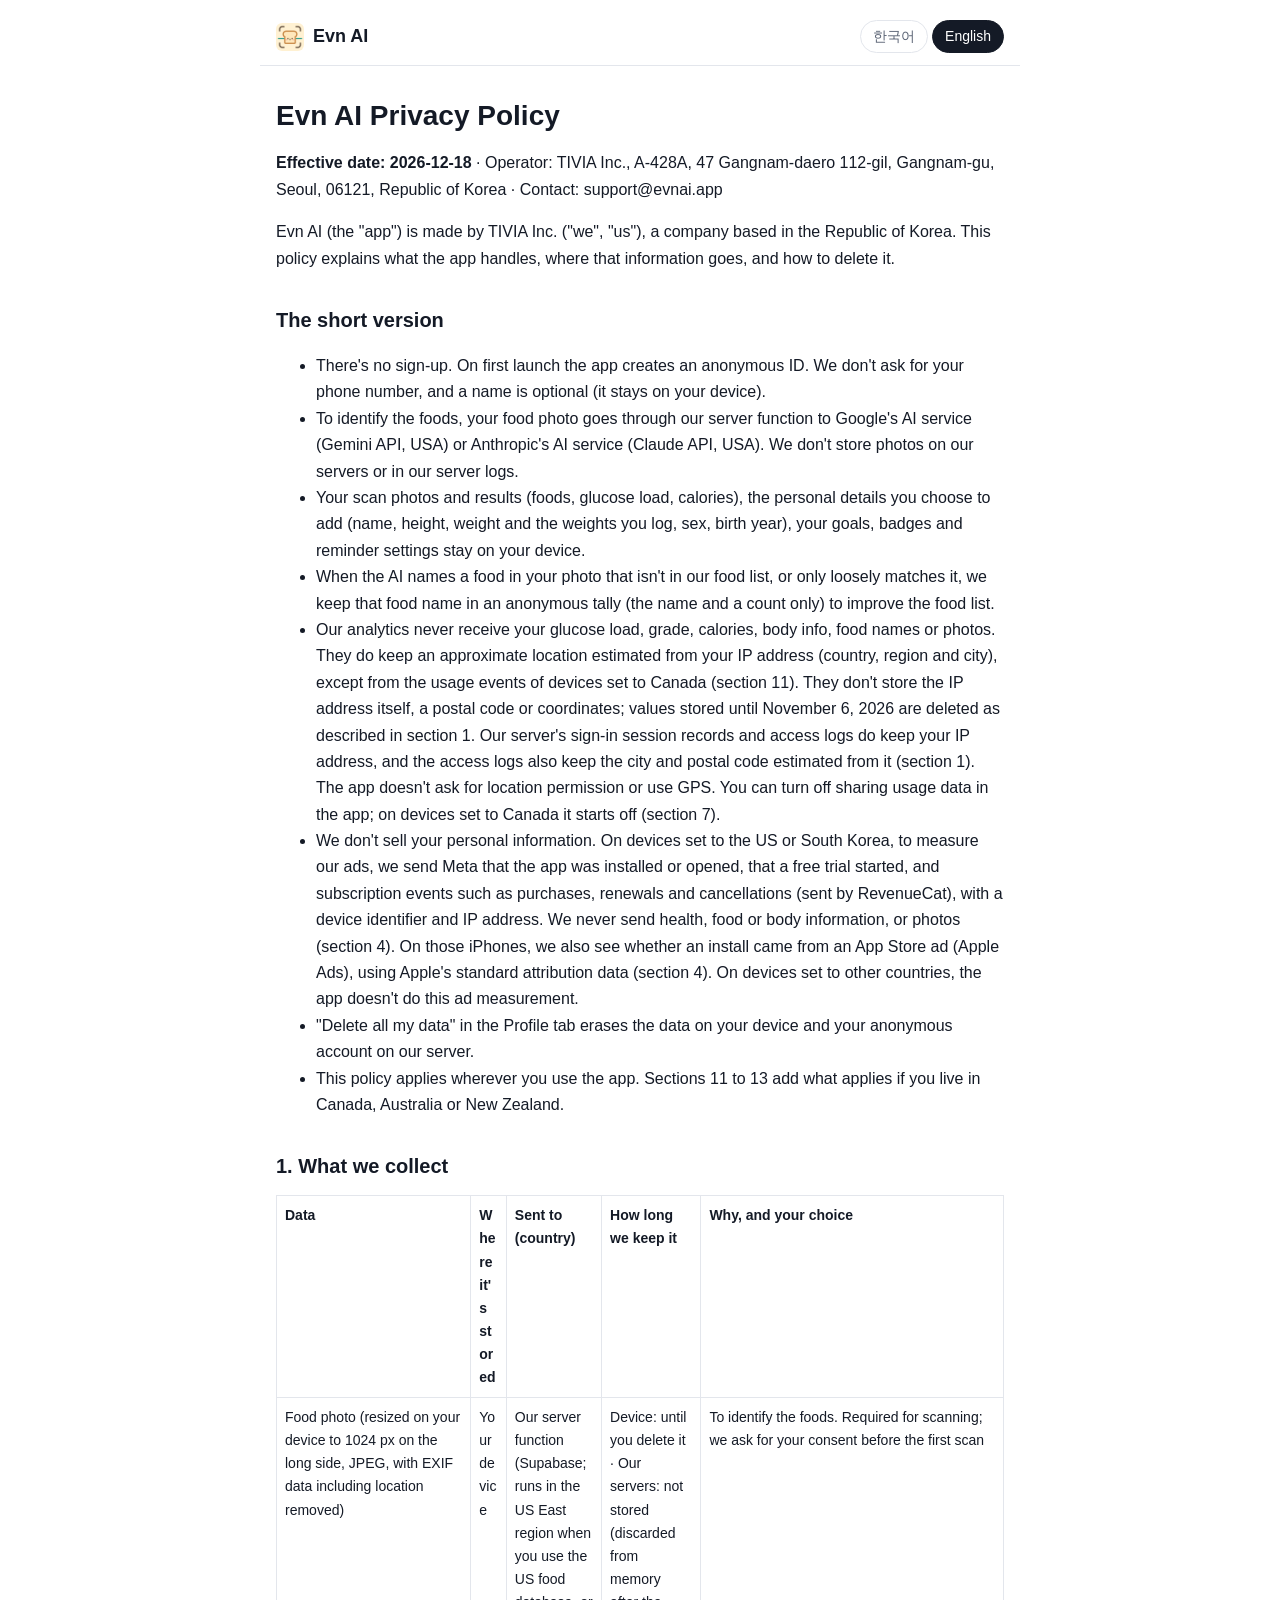
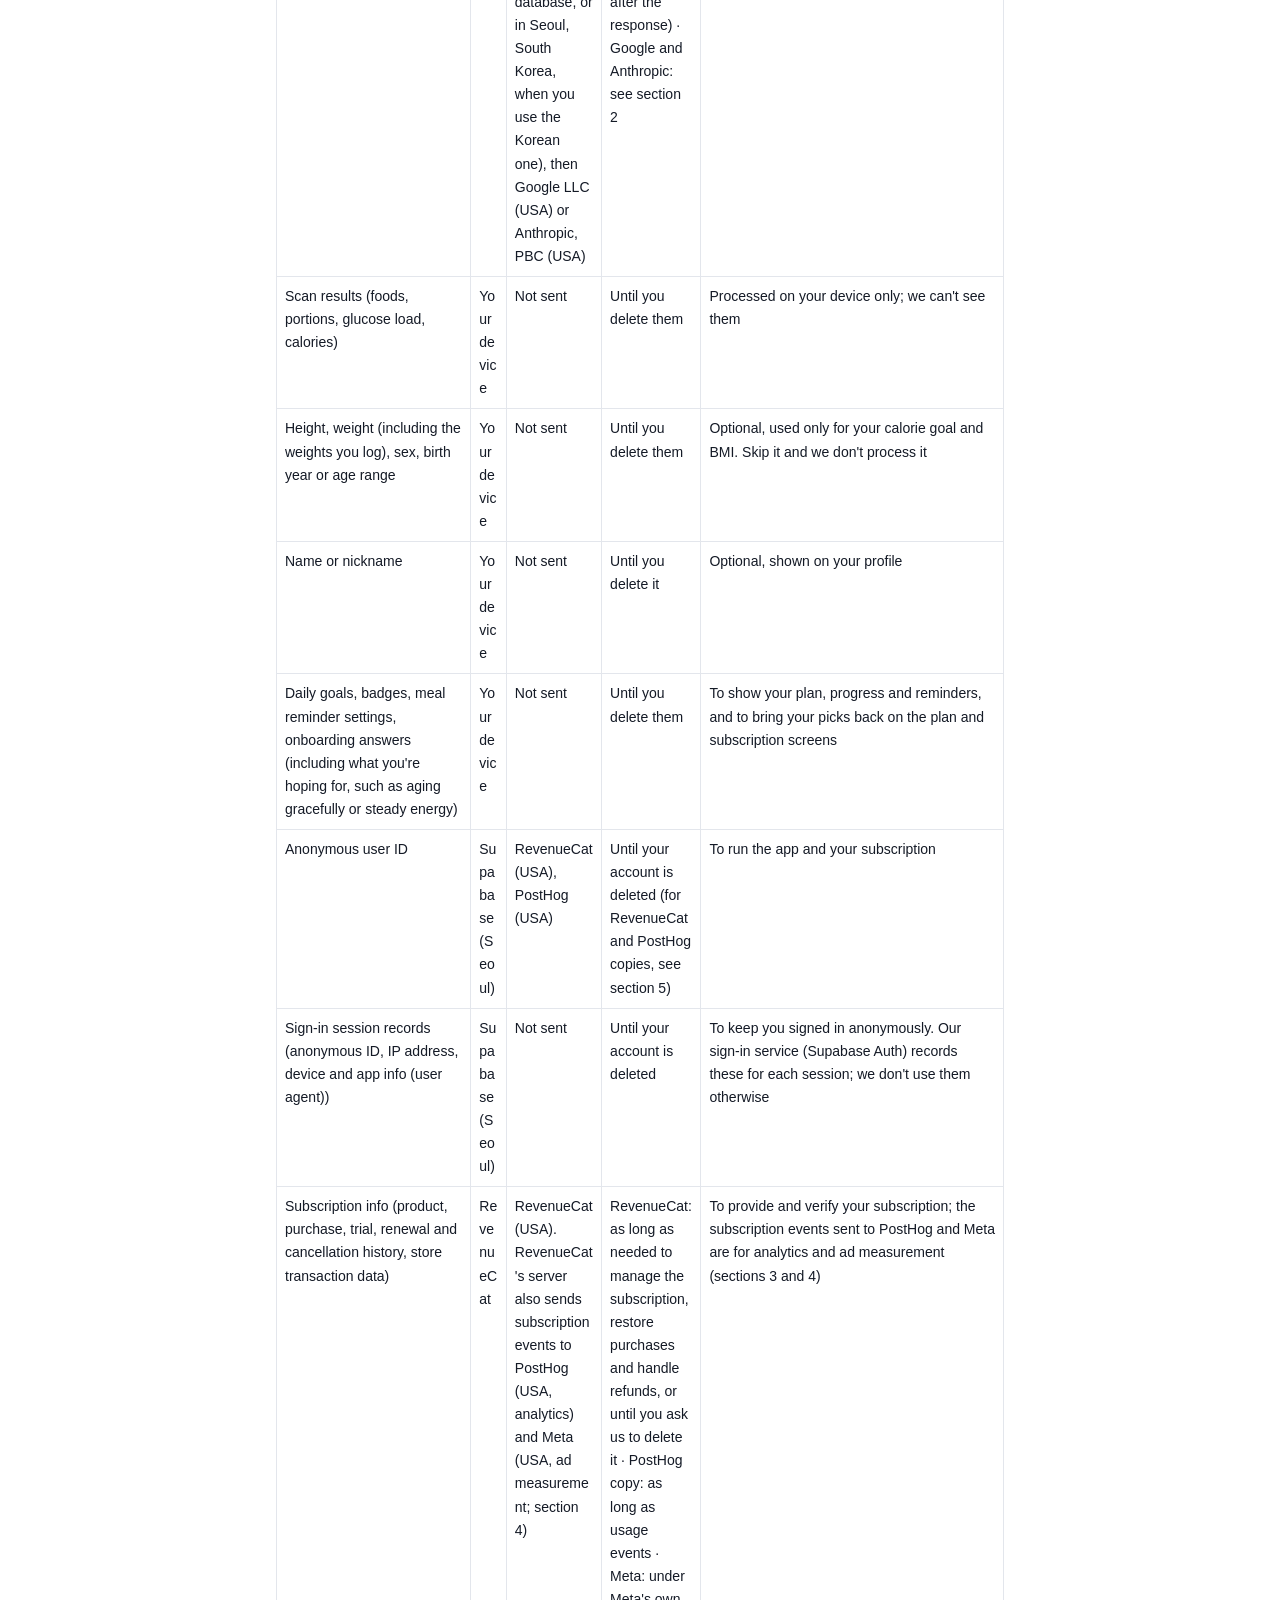
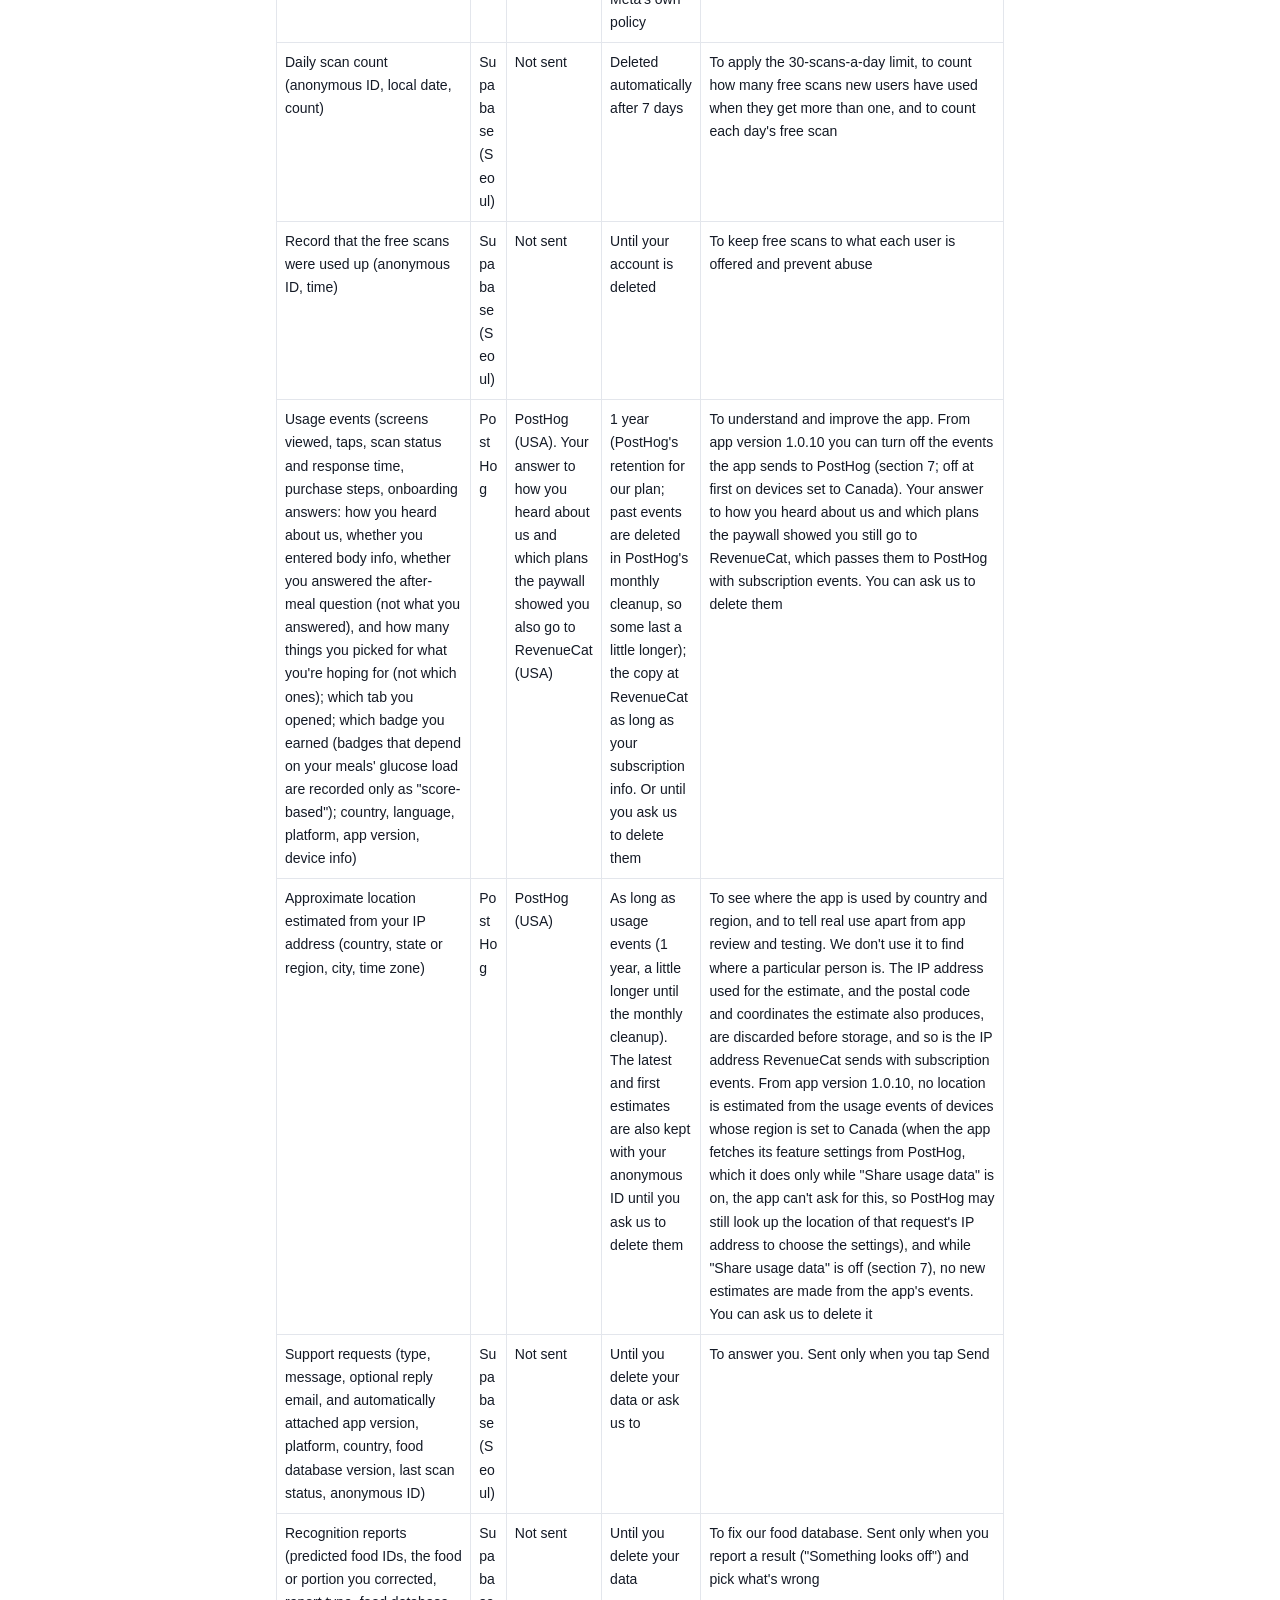
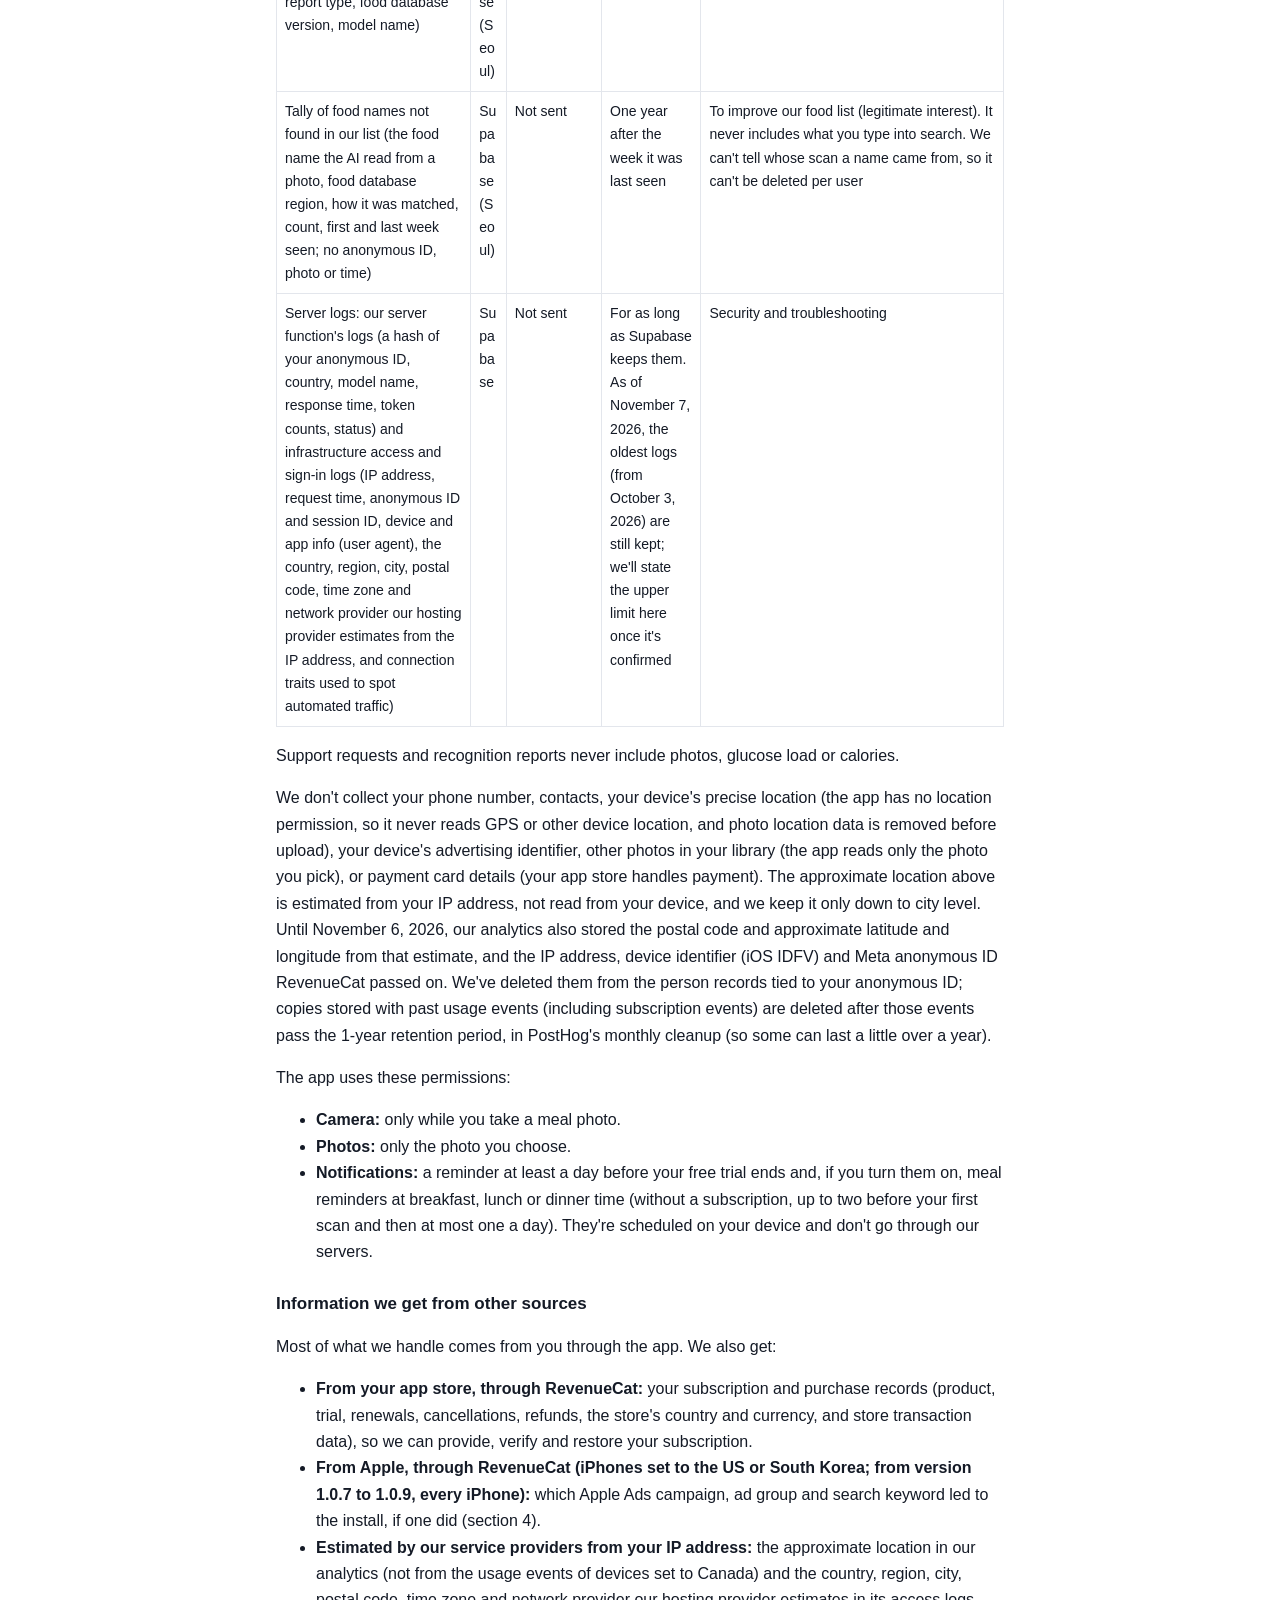
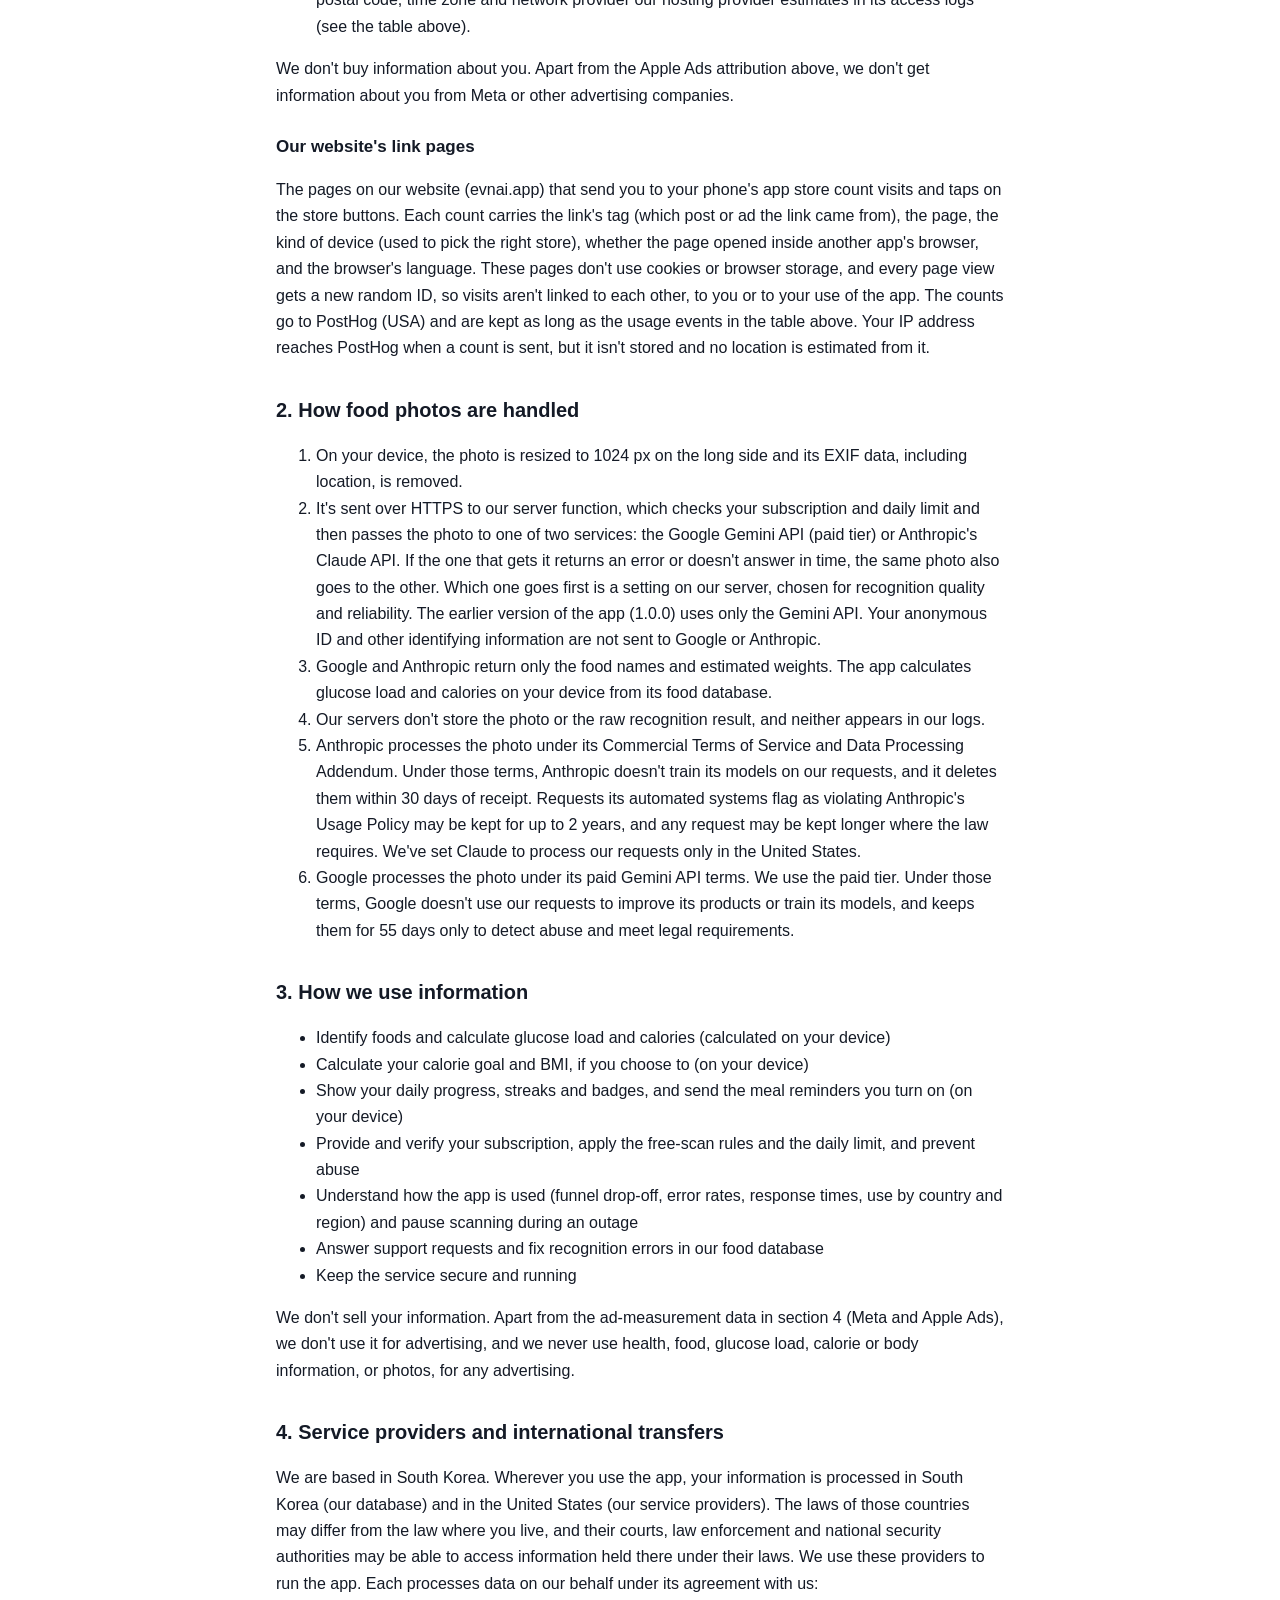
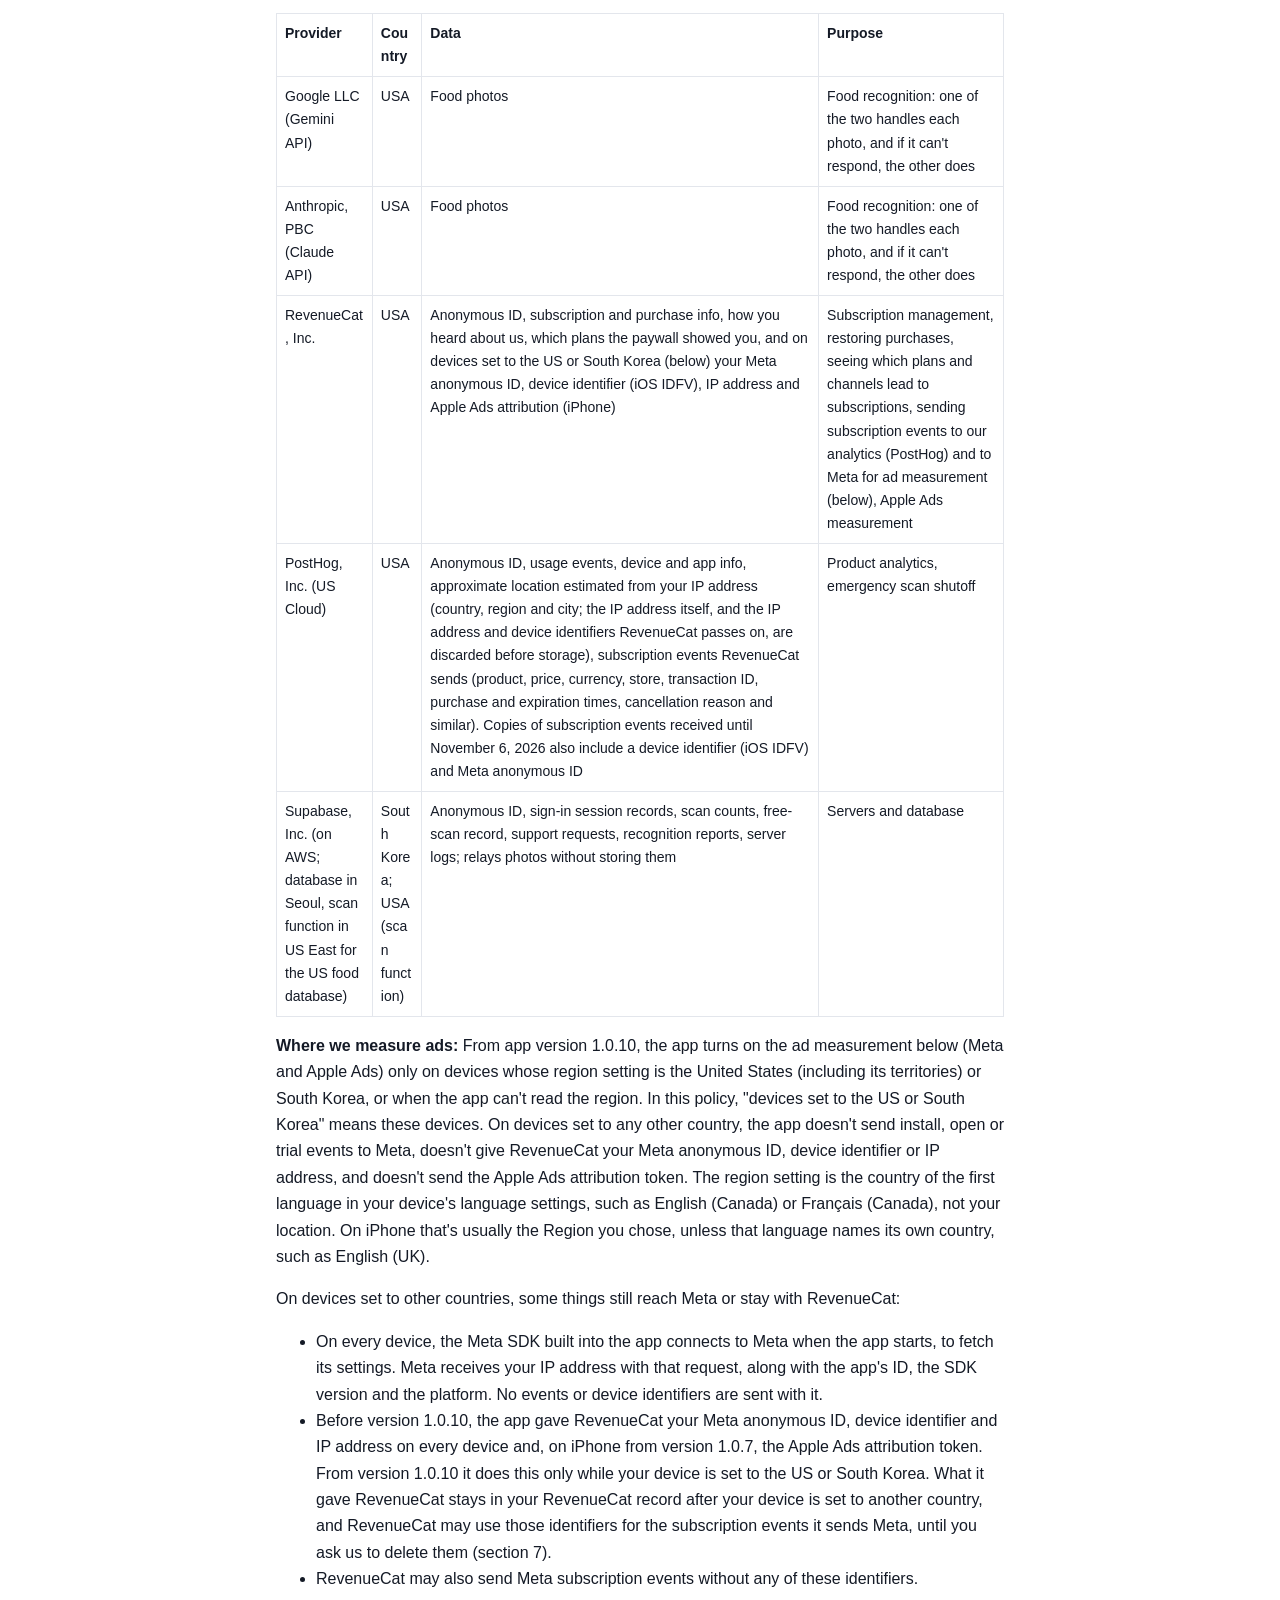
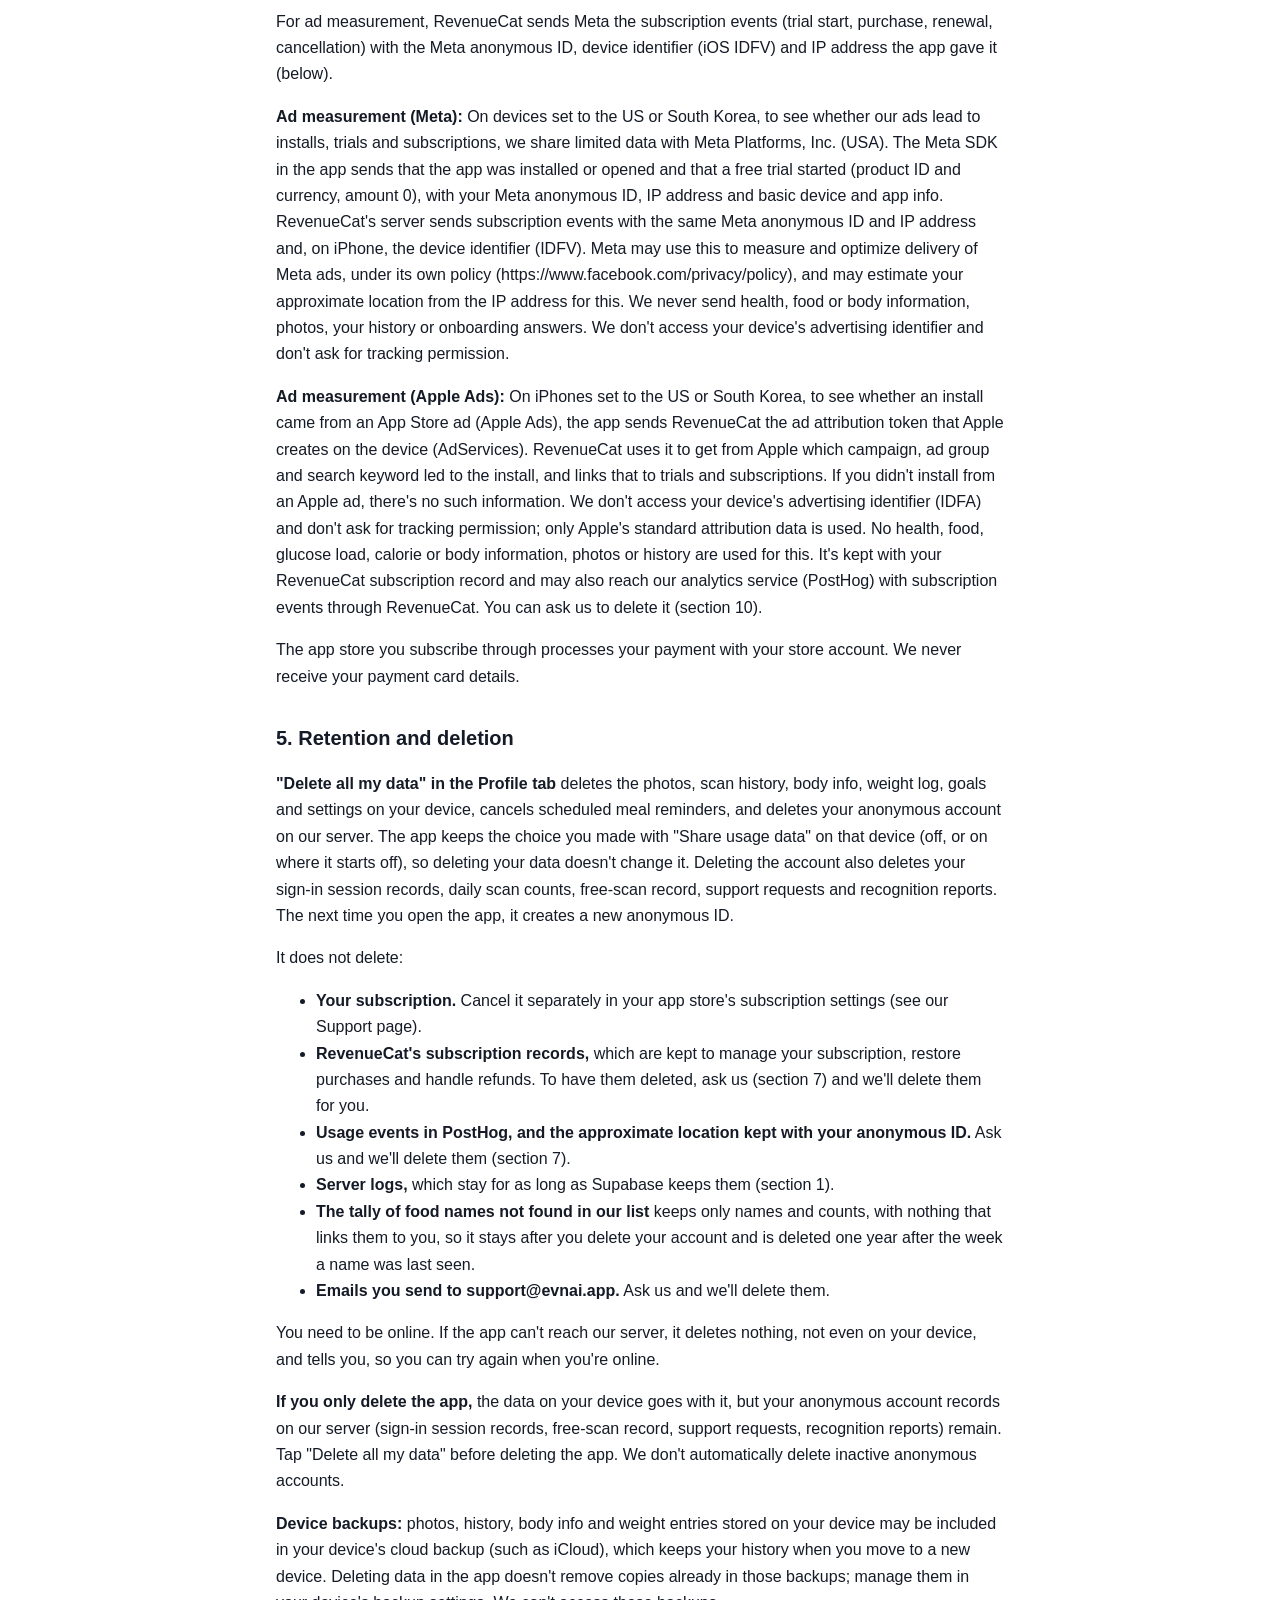
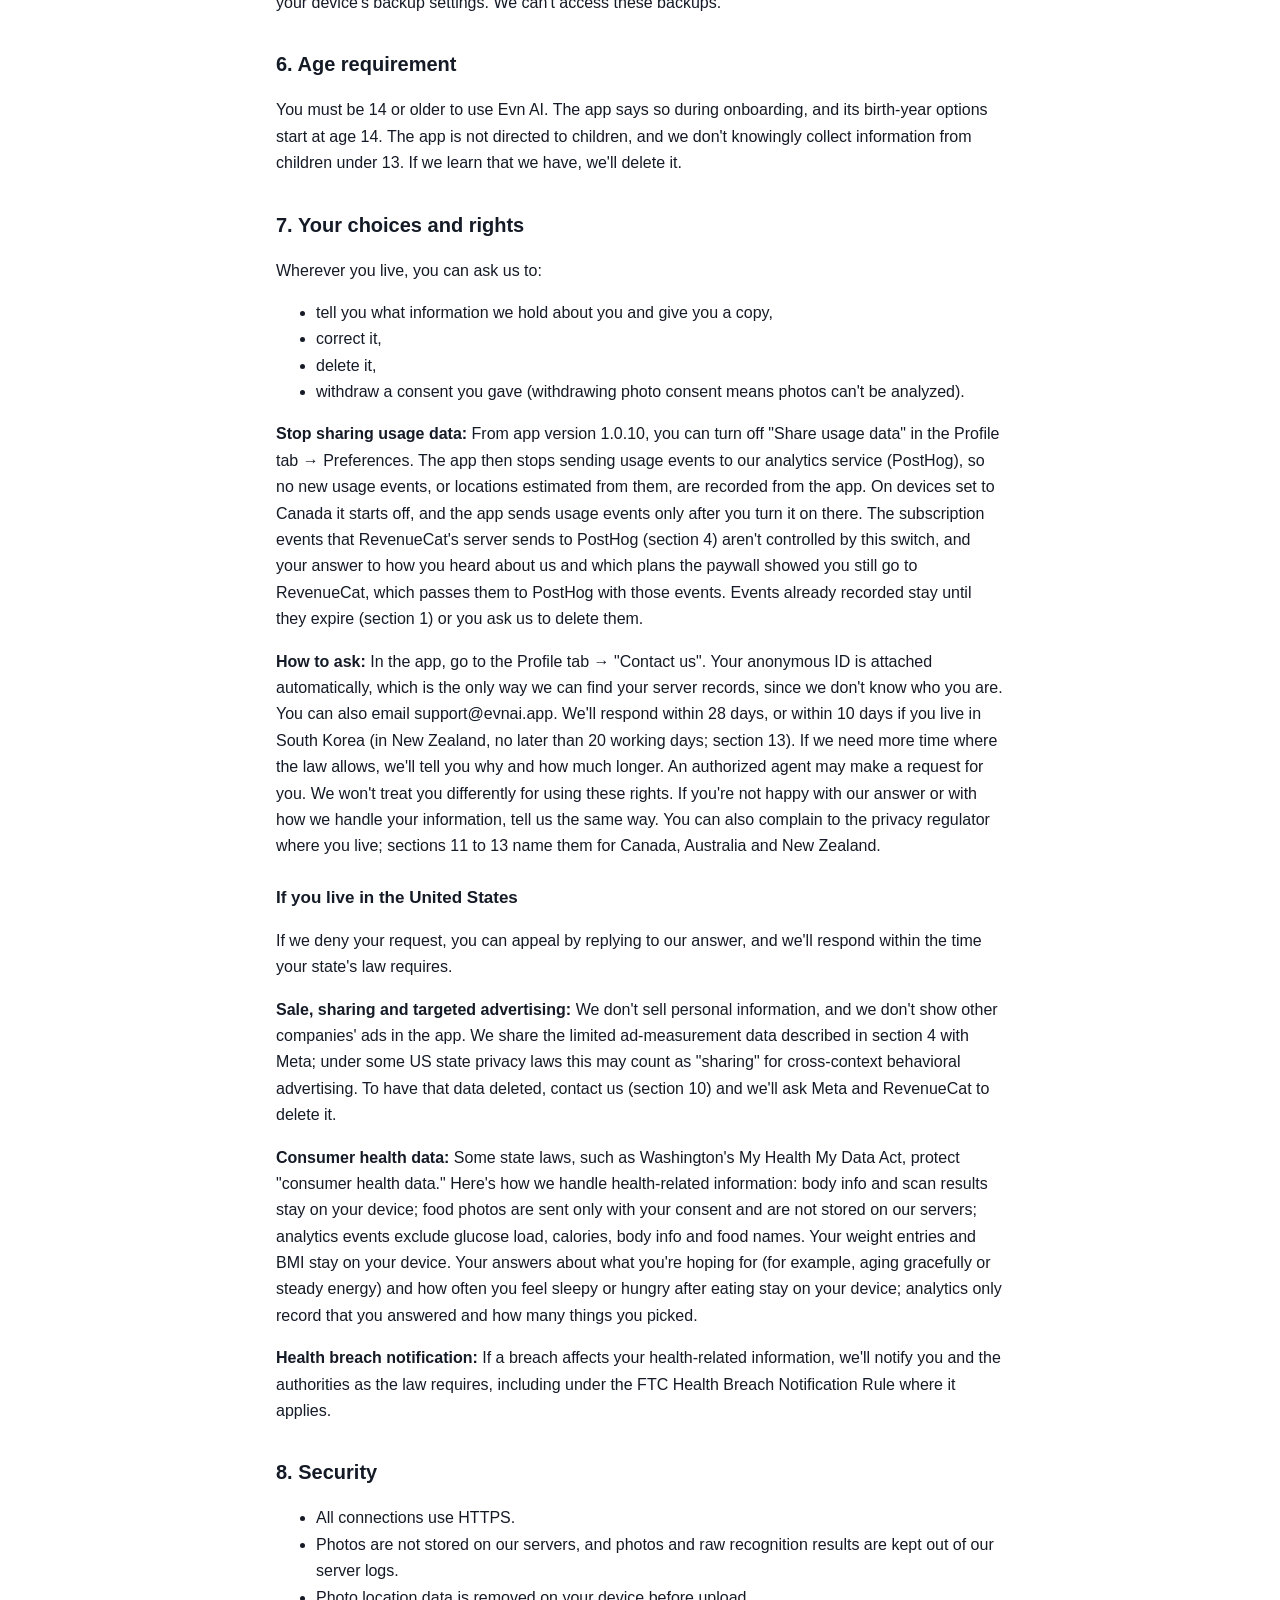
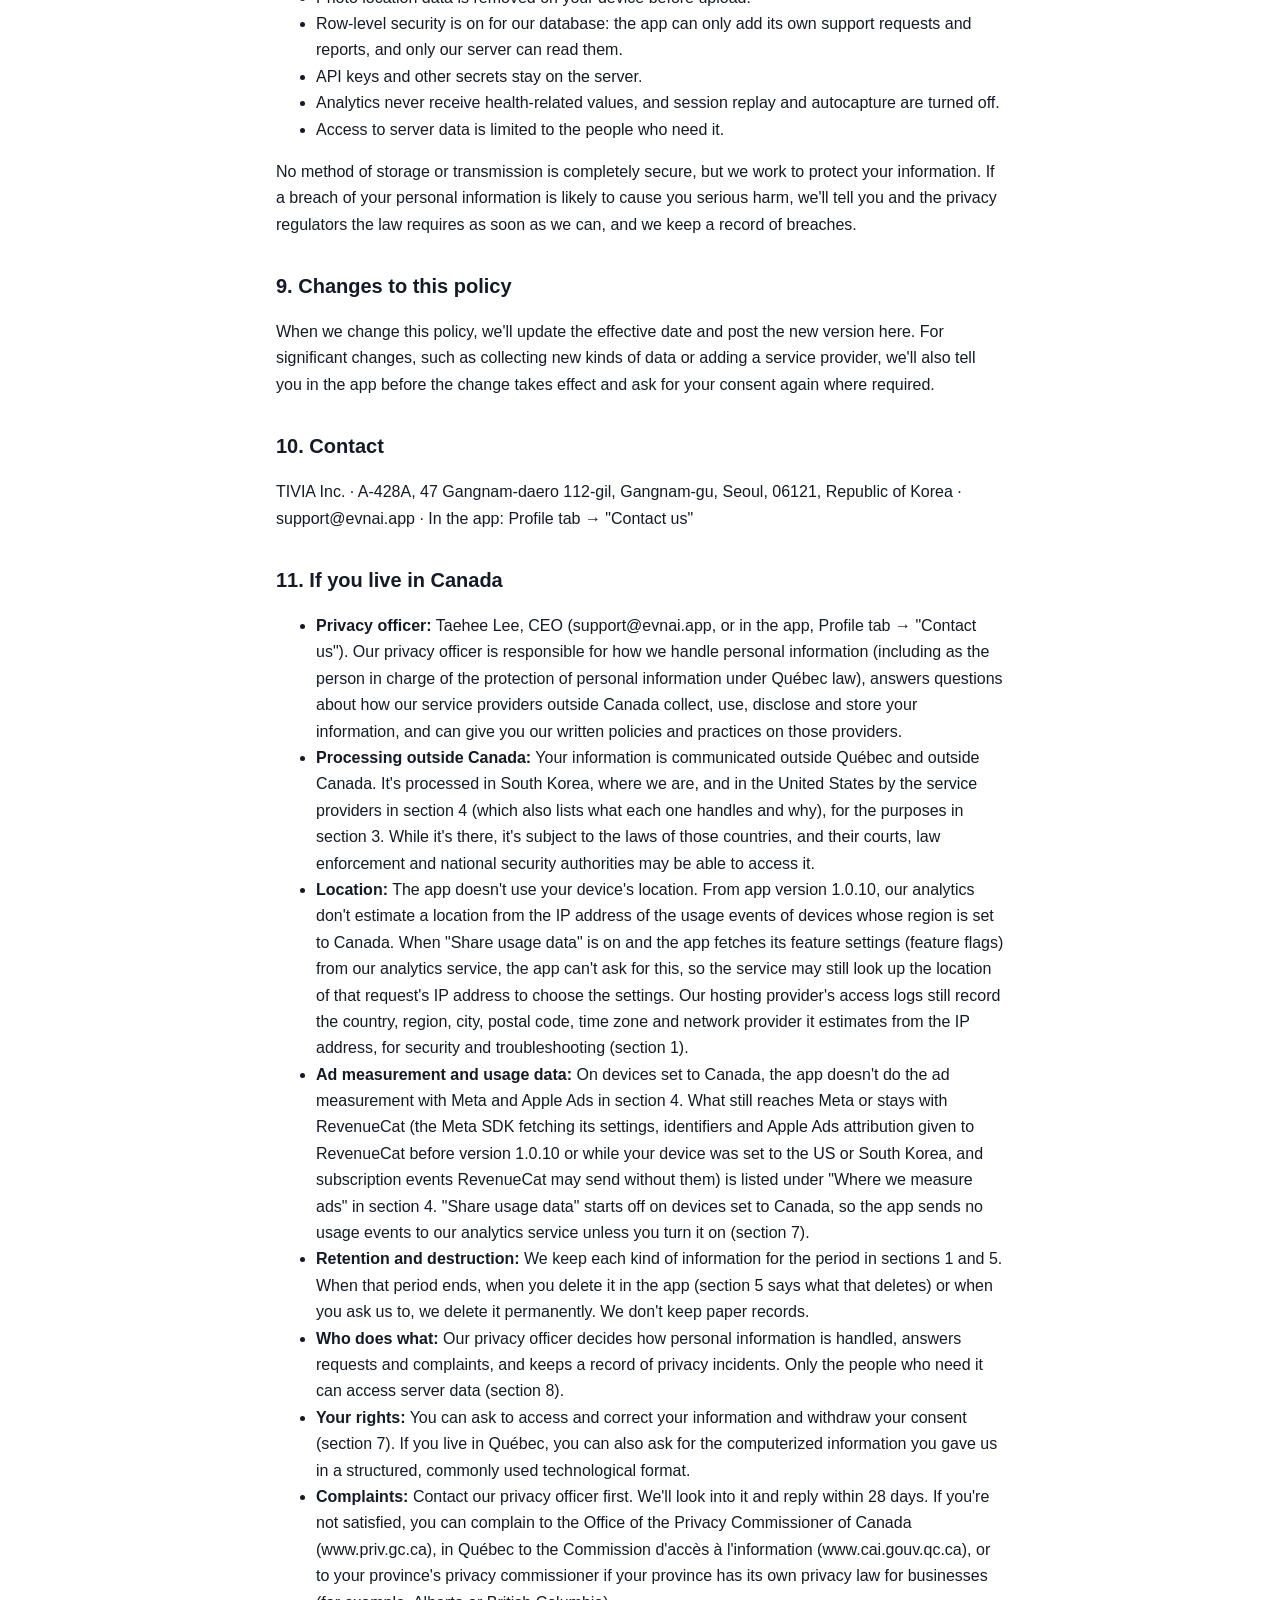
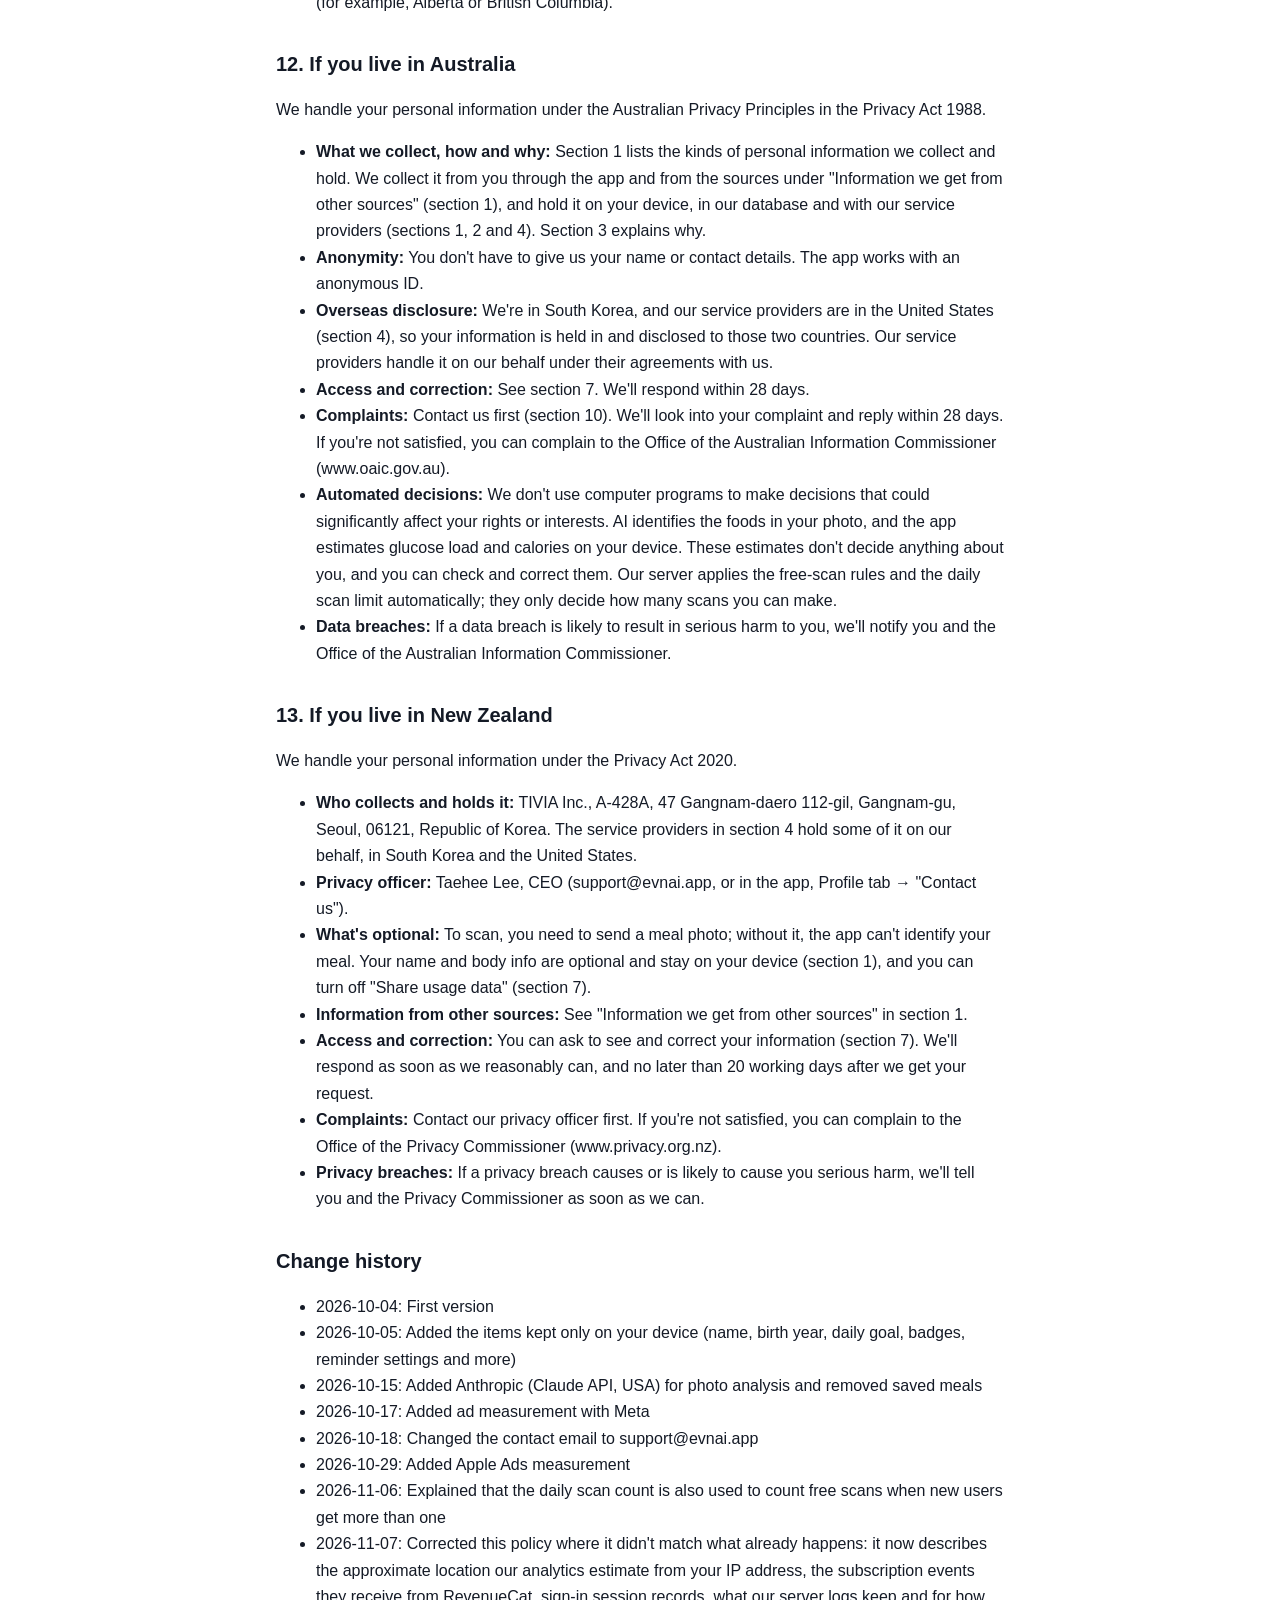
<file: privacy.html>
<!doctype html>
<html lang="ko">
<head>
<meta charset="utf-8">
<meta name="viewport" content="width=device-width, initial-scale=1">
<title>Evn AI · 개인정보 처리방침 · Privacy Policy</title>
<link rel="icon" href="icon.png">
<link rel="apple-touch-icon" href="icon.png">
<style>
:root{--bg:#fff;--fg:#141a26;--muted:#5b6475;--line:#e3e6ec;--accent:#141a26;color-scheme:light}
@media (prefers-color-scheme:dark){:root{--bg:#0f1218;--fg:#e9ecf2;--muted:#9aa3b2;--line:#2a303b;--accent:#e9ecf2;color-scheme:dark}}
*{box-sizing:border-box}
body{margin:0;background:var(--bg);color:var(--fg);font:16px/1.65 -apple-system,BlinkMacSystemFont,"Apple SD Gothic Neo","Pretendard","Segoe UI",Roboto,sans-serif;word-break:keep-all;overflow-wrap:anywhere}
header,main,footer{max-width:760px;margin:0 auto;padding:0 16px}
header{display:flex;align-items:center;justify-content:space-between;padding-top:20px;padding-bottom:12px;border-bottom:1px solid var(--line)}
header a{color:var(--fg);font-weight:700;text-decoration:none}
.brand{display:flex;align-items:center;gap:9px;font-size:18px}
.brand img{border-radius:22%}
.lang button{font:inherit;font-size:14px;border:1px solid var(--line);background:none;color:var(--muted);border-radius:999px;padding:4px 12px;cursor:pointer}
.lang button[aria-pressed=true]{color:var(--bg);background:var(--accent);border-color:var(--accent)}
main{padding-top:8px;padding-bottom:40px}
h1{font-size:28px;line-height:1.3;margin:24px 0 8px}
h2{font-size:20px;margin:32px 0 8px}
h3{font-size:17px;margin:24px 0 6px}
a{color:inherit}
.t{overflow-x:auto;margin:12px 0}
table{border-collapse:collapse;font-size:14px;min-width:560px}
th,td{border:1px solid var(--line);padding:8px;vertical-align:top;text-align:left}
footer{border-top:1px solid var(--line);padding-top:16px;padding-bottom:32px;color:var(--muted);font-size:14px}
footer a{color:var(--muted)}
.muted{color:var(--muted)}
</style>
</head>
<body>
<header><a class="brand" href="./"><img src="icon.png" alt="" width="28" height="28">Evn AI</a><nav class="lang"><button data-l="ko">한국어</button> <button data-l="en">English</button></nav></header>
<main>
<article lang="ko" data-l="ko">
<h1>Evn AI 개인정보 처리방침</h1>
<p><strong>시행일: 2026-12-18</strong> · 운영자: TIVIA Inc. · 문의: support@evnai.app</p>
<p>TIVIA Inc.(이하 "회사")는 Evn AI 앱(이하 "앱")을 운영하면서 「개인정보 보호법」을 지킵니다. 이 방침은 앱이 어떤 정보를 어디에 두고, 누구에게 보내며, 언제 지우는지 설명합니다.</p>
<h2>한눈에 보기</h2>
<ul>
<li>회원 가입이 없습니다. 앱을 처음 열면 익명 사용자 ID가 하나 만들어지고, 전화번호는 받지 않습니다. 이름은 원하면 넣을 수 있고 기기에만 저장됩니다.</li>
<li>음식 사진은 음식을 알아보기 위해 회사의 서버 함수를 거쳐 Google의 AI 서비스(Gemini API, 미국)나 Anthropic의 AI 서비스(Claude API, 미국)로 전송됩니다. 회사 서버에는 사진을 저장하지 않고, 서버 기록(로그)에도 남기지 않습니다.</li>
<li>스캔 사진과 결과(음식, 혈당 부하, 칼로리), 이용자가 넣은 이름·키·몸무게(기록한 몸무게 포함)·성별·출생연도, 하루 목표, 배지, 알림 설정은 이용자의 기기에만 저장됩니다.</li>
<li>AI가 사진에서 알아본 음식 이름 가운데 음식 목록에 없거나 잘 맞지 않은 이름은, 누구의 것인지 알 수 없는 집계(이름과 횟수만)로 모아 음식 목록을 고치는 데 씁니다.</li>
<li>이용 통계 도구에는 혈당 부하·등급·칼로리·신체 정보·음식 이름·사진을 보내지 않습니다. 다만 이 도구는 접속 IP 주소로 추정한 대략적 위치(나라·지역·도시 수준)를 남깁니다(기기 지역이 캐나다인 기기의 이용 통계 이벤트는 추정하지 않습니다, 1조). 이 도구는 IP 주소 자체와 우편번호·위도·경도를 저장하지 않고, 2026-11-06까지 저장된 값은 1조에 적은 대로 지웁니다. 회사 서버(Supabase)의 로그인 세션 기록과 접속 기록에는 IP 주소가 남고, 접속 기록에는 그 주소로 추정한 도시·우편번호도 남습니다(1조). 앱은 위치 권한을 요청하지 않고 GPS를 쓰지 않습니다. 이용 통계는 앱에서 끌 수 있고, 기기 지역이 캐나다인 기기에서는 처음에 꺼져 있습니다(6조).</li>
<li>개인정보를 판매하지 않습니다. 기기 지역이 한국·미국인 기기에서는 광고 성과를 재기 위해 메타에 앱 설치·실행, 체험 시작과 구독 이벤트(구매·갱신·해지 등, RevenueCat이 보냄)를 기기 식별자·IP 주소와 함께 보내고, 건강·음식·신체 정보와 사진은 보내지 않습니다(4조 4-2). 이 기기의 iPhone에서는 App Store 광고(Apple Ads)로 설치했는지도 Apple 표준 기여 정보로 잽니다(4-3). 그 밖의 나라로 설정된 기기에서는 앱이 이 광고 성과 측정을 하지 않습니다(4-2).</li>
<li>프로필 탭의 "내 데이터 모두 지우기"로 기기 데이터와 서버의 익명 계정을 함께 지울 수 있습니다.</li>
</ul>
<h2>1. 처리하는 정보</h2>
<div class="t"><table>
<thead>
<tr>
<th>정보</th>
<th>저장 위치</th>
<th>전송받는 곳(국가)</th>
<th>보관 기간</th>
<th>처리 근거</th>
</tr>
</thead>
<tbody>
<tr>
<td>음식 사진(기기에서 긴 변 1024px JPEG로 줄이고 위치 정보 등 EXIF를 지운 것)</td>
<td>이용자 기기</td>
<td>회사 서버 함수(Supabase. 한국 음식 DB를 쓰면 대한민국 서울, 미국 음식 DB를 쓰면 미국 동부에서 실행) → Google LLC(미국) 또는 Anthropic, PBC(미국)</td>
<td>기기: 이용자가 지울 때까지 · 회사 서버: 저장하지 않음(응답 후 메모리에서 폐기) · Google·Anthropic: 2조</td>
<td>필수 동의(국외 이전 포함), 첫 스캔 전 동의 화면</td>
</tr>
<tr>
<td>스캔 결과(음식 목록, 양, 혈당 부하, 칼로리)</td>
<td>이용자 기기</td>
<td>보내지 않음</td>
<td>이용자가 지울 때까지</td>
<td>기기 안에서만 처리하며 회사는 볼 수 없음</td>
</tr>
<tr>
<td>키·몸무게(기록한 몸무게 포함)·성별·출생연도 또는 나이대</td>
<td>이용자 기기</td>
<td>보내지 않음</td>
<td>이용자가 지울 때까지</td>
<td>선택 동의. 칼로리 목표와 BMI 계산에만 씀. 입력하지 않으면 처리하지 않음</td>
</tr>
<tr>
<td>이름(별명)</td>
<td>이용자 기기</td>
<td>보내지 않음</td>
<td>이용자가 지울 때까지</td>
<td>선택. 프로필에 보임</td>
</tr>
<tr>
<td>하루 목표, 배지, 식사 알림 설정, 온보딩 답변(바라는 모습 질문의 답 포함. 예: 예쁘게 나이 들기)</td>
<td>이용자 기기</td>
<td>보내지 않음</td>
<td>이용자가 지울 때까지</td>
<td>계획·기록·알림을 보여 주고, 계획·구독 화면에서 고른 모습을 다시 보여 주는 데 씀</td>
</tr>
<tr>
<td>익명 사용자 ID</td>
<td>Supabase(서울)</td>
<td>RevenueCat(미국), PostHog(미국)</td>
<td>계정 삭제 때까지(RevenueCat·PostHog 보관분은 5조)</td>
<td>서비스 제공(계약 이행)</td>
</tr>
<tr>
<td>로그인 세션 기록(익명 ID, 접속 IP 주소, 기기·앱 정보(user agent))</td>
<td>Supabase(서울)</td>
<td>보내지 않음</td>
<td>계정 삭제 때까지</td>
<td>서비스 제공(익명 로그인 유지). 인증 서버(Supabase Auth)가 세션마다 남기는 기록이며 회사가 따로 쓰지 않음</td>
</tr>
<tr>
<td>구독 정보(상품, 구매·체험·갱신·해지 내역, 스토어 거래 정보)</td>
<td>RevenueCat</td>
<td>RevenueCat(미국). RevenueCat 서버가 구독 이벤트로 PostHog(미국, 이용 통계)와 메타(미국, 4-2의 광고 성과 측정)에도 보냄</td>
<td>RevenueCat: 구독 관리·구매 복원·환불 처리에 필요한 기간, 또는 이용자가 삭제를 요청할 때까지 · PostHog 사본: 이용 통계 이벤트와 같은 기간 · 메타: 메타 데이터 정책에 따름</td>
<td>계약 이행. PostHog·메타로 가는 구독 이벤트는 이용 통계·광고 성과 측정(3조·4조)</td>
</tr>
<tr>
<td>하루 스캔 횟수(익명 ID, 현지 날짜, 횟수)</td>
<td>Supabase(서울)</td>
<td>없음</td>
<td>7일 뒤 자동 삭제</td>
<td>계약 이행(하루 30회 한도, 새 이용자에게 무료 스캔을 여러 번 드릴 때 쓴 횟수 세기, 하루 무료 스캔 세기)</td>
</tr>
<tr>
<td>무료 스캔을 다 쓴 기록(익명 ID, 시각)</td>
<td>Supabase(서울)</td>
<td>없음</td>
<td>계정 삭제 때까지</td>
<td>계약 이행(무료 스캔을 정한 횟수만큼만 제공), 부정 이용 방지</td>
</tr>
<tr>
<td>이용 통계 이벤트(화면 진입, 버튼 누름, 스캔 처리 결과와 응답 시간, 결제 단계, 온보딩 답변(앱을 알게 된 경로, 신체 정보 입력 여부. 식후 졸림·허기 빈도 질문은 답했는지만, 바라는 모습 질문은 고른 개수만 보내고 무엇을 골랐는지는 보내지 않음), 연 탭, 받은 배지(식사의 혈당 부하에서 나오는 배지는 "점수 기반"이라고만 기록), 국가·언어·플랫폼·앱 버전·기기 정보)</td>
<td>PostHog</td>
<td>PostHog(미국). 앱을 알게 된 경로 답과 결제 화면에 보인 플랜 구성은 RevenueCat(미국)에도 보냄</td>
<td>1년(회사가 쓰는 PostHog 요금제의 보관 기간. 지난 이벤트는 PostHog의 월간 정리 때 지워져 조금 더 남을 수 있음). RevenueCat에 보낸 값은 구독 정보와 같은 기간. 또는 이용자가 삭제를 요청할 때까지</td>
<td>처리방침 고지(정당한 이익). 앱이 PostHog로 보내는 이벤트는 앱 1.0.10부터 "앱 사용 정보 보내기"로 끌 수 있음(6조. 기기 지역이 캐나다인 기기는 처음에 꺼짐). 앱을 알게 된 경로 답과 결제 화면에 보인 플랜 구성은 이 설정과 관계없이 RevenueCat에 보내고, RevenueCat이 구독 이벤트와 함께 PostHog로 넘김</td>
</tr>
<tr>
<td>IP 주소로 추정한 대략적 위치(나라·시도·시군구, 시간대)</td>
<td>PostHog</td>
<td>PostHog(미국)</td>
<td>이용 통계 이벤트와 같은 기간(1년, 월간 정리 때까지 조금 더 남을 수 있음). 가장 최근·처음 추정값은 익명 ID와 함께 이용자가 삭제를 요청할 때까지</td>
<td>처리방침 고지(정당한 이익). 나라·지역별 이용 분석과 심사·시험 이용을 실제 이용과 구분하는 데 쓰고, 특정인의 위치를 찾는 데 쓰지 않음. 추정에 쓴 IP 주소와 추정 과정에서 함께 나오는 우편번호·위도·경도는 저장하기 전에 버리고, RevenueCat이 구독 이벤트와 함께 넘겨주는 IP 주소도 저장하기 전에 버림. 앱 1.0.10부터 기기 지역이 캐나다인 기기는 이용 통계 이벤트로 위치를 추정하지 않고("앱 사용 정보 보내기"가 켜져 있을 때 앱이 PostHog에서 기능 설정을 받는 요청에는 위치를 추정하지 말라는 표시를 실을 수 없어, PostHog가 그 요청의 IP 주소로 위치를 찾아 설정을 고를 수 있음), "앱 사용 정보 보내기"를 끄면(6조) 앱 이벤트로 새로 추정하지 않음. 삭제를 요청할 수 있음</td>
</tr>
<tr>
<td>문의(유형, 내용, 답장 이메일(선택), 자동 첨부 정보: 앱 버전·플랫폼·국가·음식 DB 버전·마지막 스캔 처리 결과·익명 ID)</td>
<td>Supabase(서울)</td>
<td>보내지 않음</td>
<td>이용자가 데이터를 지우거나 삭제를 요청할 때까지</td>
<td>이용자 요청</td>
</tr>
<tr>
<td>인식 오류 신고(예측된 음식 ID 목록, 이용자가 고친 음식·양, 신고 유형, 음식 DB 버전, 모델 이름)</td>
<td>Supabase(서울)</td>
<td>없음</td>
<td>이용자가 데이터를 지울 때까지</td>
<td>이용자 요청</td>
</tr>
<tr>
<td>목록에서 찾지 못한 음식 이름 집계(AI가 사진에서 알아본 음식 이름, 음식 DB 지역, 찾은 방식, 횟수, 처음·마지막 본 주. 익명 ID·사진·시각은 담지 않음)</td>
<td>Supabase(서울)</td>
<td>없음</td>
<td>마지막으로 본 주부터 1년</td>
<td>서비스 개선(정당한 이익). 이용자가 직접 입력한 검색어는 담지 않음. 누구의 스캔인지 알 수 없어 이용자별로 지울 수 없음</td>
</tr>
<tr>
<td>서버 운영 기록: 서버 함수 기록(익명 ID의 해시값, 국가, 모델 이름, 응답 시간, 토큰 수, 처리 결과)과 인프라 접속·인증 기록(IP 주소, 요청 시각, 익명 ID·세션 ID, 기기·앱 정보(user agent), 인프라 업체가 IP 주소로 추정한 나라·시도·도시·우편번호·시간대·통신사, 자동 접속(봇)을 가려내는 데 쓰는 접속 특성값)</td>
<td>Supabase</td>
<td>없음</td>
<td>인프라 업체(Supabase)가 정한 기간. 2026-11-07 현재 가장 오래된 기록(2026-10-03)까지 남아 있음(보관 상한은 확인되면 이 칸에 적음)</td>
<td>보안·장애 대응(정당한 이익)</td>
</tr>
</tbody>
</table></div>
<p>문의와 인식 오류 신고에는 사진·혈당 부하·칼로리가 들어가지 않습니다. 문의는 이용자가 "보내기"를 누를 때만, 인식 오류 신고는 결과 화면의 "결과가 좀 이상해요"에서 이용자가 유형을 고를 때만 전송합니다.</p>
<p>회사가 받지 않는 정보: 전화번호, 연락처, 이름(넣더라도 기기에만 둡니다), 기기의 정밀 위치(앱은 위치 권한을 요청하지 않아 GPS 등 기기 위치를 읽지 않고, 사진의 위치 정보는 전송 전에 지웁니다), 기기의 광고 식별자, 사진 보관함의 다른 사진(이용자가 고른 사진만 읽습니다), 결제 카드 정보(구독한 앱 스토어가 직접 처리합니다). 위 표의 대략적 위치는 기기에서 읽는 것이 아니라 접속 IP 주소로 추정한 것이고, 시군구까지만 남깁니다. 2026-11-06까지는 추정 과정에서 나온 우편번호와 그 지역의 대략적인 위도·경도, RevenueCat이 넘겨준 IP 주소와 기기 식별자(iOS IDFV)·메타 익명 ID도 이용 통계 도구에 저장됐습니다. 익명 ID에 붙은 사용자 기록에서는 이 값들을 지웠고, 지난 이용 통계 이벤트(구독 이벤트 포함)에 함께 저장된 값은 그 이벤트의 보관 기간(1년)이 지난 뒤 PostHog의 월간 정리 때 지워집니다(그래서 1년이 조금 넘게 남을 수 있습니다).</p>
<p>앱이 쓰는 권한은 다음과 같습니다.</p>
<ul>
<li><strong>카메라:</strong> 음식을 찍을 때만 씁니다.</li>
<li><strong>사진:</strong> 이용자가 고른 사진만 읽습니다.</li>
<li><strong>알림:</strong> 무료 체험이 끝나기 적어도 하루 전에 보내는 알림과, 이용자가 켠 경우 아침·점심·저녁 식사 알림에 씁니다(구독하지 않은 동안에는 첫 식사를 찍기 전 두 번까지, 그 뒤에는 하루 한 번까지). 기기 안에서 예약하는 알림이라 회사 서버를 거치지 않습니다.</li>
</ul>
<p>회사가 이용자가 아닌 곳에서 받는 정보는 다음과 같습니다. 앱 스토어의 구독·구매 기록(상품, 체험, 갱신, 해지, 환불, 스토어 나라와 통화, 스토어 거래 정보. RevenueCat을 거쳐 받으며 구독 제공·확인·복원에 씀), 기기 지역이 한국·미국인 iPhone(앱 1.0.7~1.0.9는 모든 iPhone)의 Apple 광고 기여 정보(4-3), 처리 위탁 업체가 접속 IP 주소로 추정한 대략적 위치(위 표의 이용 통계 위치와 인프라 접속 기록의 나라·시도·도시·우편번호·시간대·통신사. 캐나다로 설정된 기기의 이용 통계 이벤트는 위치를 추정하지 않음). 회사는 이용자에 관한 정보를 사지 않고, 위 Apple 광고 기여 정보 말고는 메타 등 광고 업체에서 받지 않습니다.</p>
<h2>2. 음식 사진 처리 과정</h2>
<ol>
<li>기기에서 사진을 긴 변 1024px로 줄이고, 위치 정보를 포함한 EXIF를 지웁니다.</li>
<li>사진을 암호화 통신(HTTPS)으로 회사의 서버 함수에 보냅니다. 서버 함수는 구독과 이용 한도를 확인한 뒤 사진을 Google Gemini API(유료 티어)와 Anthropic Claude API 중 한 곳으로 넘기고, 그곳이 오류를 내거나 제때 응답하지 않으면 같은 사진을 다른 곳으로도 넘깁니다. 어느 곳에 먼저 넘길지는 회사가 인식 품질과 안정성을 보고 서버에서 정합니다. 이전 버전 앱(1.0.0)은 Gemini API만 씁니다. 익명 ID 등 이용자를 알아볼 수 있는 정보는 Google과 Anthropic에 보내지 않습니다.</li>
<li>Google과 Anthropic은 사진 속 음식 이름과 추정 중량만 돌려줍니다. 혈당 부하와 칼로리는 앱이 기기 안에서 음식 DB로 계산합니다.</li>
<li>회사 서버는 사진과 인식 결과 원문을 저장하지 않고, 서버 기록에도 남기지 않습니다.</li>
<li>Anthropic은 상용 서비스 약관과 데이터 처리 부속서에 따라 사진을 처리합니다. 이 약관에 따라 Anthropic은 요청으로 모델을 학습하지 않으며, 받은 요청을 30일 안에 지웁니다. 다만 Anthropic의 이용 정책 위반으로 자동 감지된 요청은 최대 2년, 법이 요구하면 그 기간 동안 보관할 수 있습니다. 회사는 Claude가 미국에서만 처리하도록 정해 두었습니다.</li>
<li>Google은 Gemini API 유료 서비스 약관에 따라 사진을 처리합니다. 회사는 유료 티어를 사용합니다. 이 약관에 따라 Google은 요청을 제품 개선이나 모델 학습에 쓰지 않으며, 남용 감지와 법적 요구 대응을 위해서만 55일 동안 보관합니다.</li>
</ol>
<h2>3. 처리 목적</h2>
<ul>
<li>음식 인식, 혈당 부하·칼로리 계산(계산은 기기 안에서 합니다)</li>
<li>칼로리 목표와 BMI 계산(선택, 기기 안에서 합니다)</li>
<li>하루 기록·연속 기록·배지 표시와 이용자가 켠 식사 알림(기기 안에서 합니다)</li>
<li>구독 제공과 확인, 무료 스캔과 하루 30회 한도 관리, 부정 이용 방지</li>
<li>앱 개선을 위한 이용 통계(단계별 이탈, 오류율, 응답 시간, 나라·지역별 이용 현황)와 장애 시 스캔 긴급 중지</li>
<li>문의 답변, 인식 오류를 고치기 위한 음식 DB 수정</li>
<li>보안 유지와 장애 대응</li>
</ul>
<p>회사는 이 정보를 판매하지 않습니다. 4조 4-2·4-3의 광고 성과 측정 정보 말고는 광고에 쓰지 않으며, 건강·음식·혈당 부하·칼로리·신체 정보와 사진은 어떤 광고에도 쓰지 않습니다.</p>
<h2>4. 처리 위탁·제공과 국외 이전</h2>
<p>회사는 개인정보를 판매하지 않습니다. 서비스 운영을 위해 아래 업체에 처리를 맡기며(4-1), 일부는 국외에서 처리됩니다. 이용자가 어느 나라에서 앱을 쓰든 정보는 대한민국(회사 DB)과 미국(처리 위탁 업체)에서 처리되며, 그 나라 법에 따라 그 나라 법원·수사기관·안보기관이 접근할 수 있습니다. 광고 성과 측정을 위해 메타에 일부 정보를 제공합니다(4-2).</p>
<h3>4-1. 처리 위탁</h3>
<div class="t"><table>
<thead>
<tr>
<th>받는 자</th>
<th>국가</th>
<th>항목</th>
<th>목적</th>
<th>시기·방법</th>
<th>보관 기간</th>
<th>연락처</th>
</tr>
</thead>
<tbody>
<tr>
<td>Google LLC(Gemini API)</td>
<td>미국</td>
<td>음식 사진</td>
<td>음식 인식(두 업체 중 한 곳이 처리하고, 응답하지 못하면 다른 곳이 처리)</td>
<td>스캔할 때 HTTPS로 전송</td>
<td>남용 감지 목적으로 55일(Google 유료 API 약관)</td>
<td>개인정보 문의 양식 https://support.google.com/policies/contact/general_privacy_form</td>
</tr>
<tr>
<td>Anthropic, PBC(Claude API)</td>
<td>미국</td>
<td>음식 사진</td>
<td>음식 인식(두 업체 중 한 곳이 처리하고, 응답하지 못하면 다른 곳이 처리)</td>
<td>스캔할 때 HTTPS로 전송</td>
<td>30일 안에 삭제(이용 정책 위반으로 감지되면 최대 2년, Anthropic 상용 데이터 보관 정책)</td>
<td>privacy@anthropic.com</td>
</tr>
<tr>
<td>RevenueCat, Inc.</td>
<td>미국</td>
<td>익명 ID, 구독·구매 정보, 앱을 알게 된 경로 답, 결제 화면에 보인 플랜 구성. 기기 지역이 한국·미국인 기기(4-2)는 메타 익명 ID·기기 식별자(iOS IDFV)·IP 주소, Apple 광고 기여 정보(iPhone, 4-3)도</td>
<td>구독 관리, 구매 복원, 어떤 플랜·유입 경로에서 구독하는지 분석, 구독 이벤트를 PostHog로 보내는 이용 통계, 구독 이벤트를 메타에 보내는 광고 성과 측정(4-2), Apple 광고 성과 측정(4-3)</td>
<td>앱 실행·구매·복원 때 HTTPS로 전송</td>
<td>구독 관리 기간 또는 삭제 요청 때까지</td>
<td>compliance@revenuecat.com</td>
</tr>
<tr>
<td>PostHog, Inc.(US Cloud)</td>
<td>미국</td>
<td>익명 ID, 이용 통계 이벤트, 기기·앱 정보, IP 주소로 추정한 대략적 위치(나라·시도·시군구), RevenueCat이 보내는 구독 이벤트(상품·금액·통화·스토어·거래 ID·구매·만료 시각·해지 사유 등). 2026-11-06까지 받은 구독 이벤트 사본에 한해 기기 식별자(iOS IDFV)·메타 익명 ID</td>
<td>이용 통계, 스캔 긴급 중지</td>
<td>앱을 쓰는 동안 HTTPS로 전송. 구독 이벤트는 RevenueCat 서버가 전송. 접속 IP 주소와, RevenueCat이 함께 넘겨주는 IP 주소·기기 식별자는 저장하기 전에 버림</td>
<td>이벤트는 1년(월간 정리 때까지 조금 더 남을 수 있음), 익명 ID에 붙은 대략적 위치는 삭제 요청 때까지</td>
<td>privacy@posthog.com</td>
</tr>
<tr>
<td>Supabase, Inc.(AWS 서울 리전. 서버 함수는 미국 음식 DB 사용 시 미국 동부에서 실행)</td>
<td>대한민국(서버 함수 일부 미국)</td>
<td>익명 ID, 로그인 세션 기록, 스캔 횟수, 무료 스캔 기록, 문의, 인식 오류 신고, 운영 기록, 사진 중계(저장하지 않음)</td>
<td>서버와 DB 운영</td>
<td>HTTPS</td>
<td>1조 표와 같음</td>
<td>privacy@supabase.com</td>
</tr>
</tbody>
</table></div>
<ul>
<li>각 업체의 개인정보 처리방침: Anthropic https://www.anthropic.com/legal/privacy · Google https://policies.google.com/privacy · RevenueCat https://www.revenuecat.com/privacy · PostHog https://posthog.com/privacy · Supabase https://supabase.com/privacy</li>
<li>결제는 이용자가 구독한 앱 스토어가 이용자의 스토어 계정으로 직접 처리합니다. 회사는 결제 수단 정보를 받지 않습니다.</li>
<li>사진 국외 전송에는 동의하지 않을 수 있습니다. 동의하지 않으면 사진 분석을 쓸 수 없습니다.</li>
<li>RevenueCat·PostHog로의 전송은 구독 제공과 서비스 운영에 필요합니다. 원하지 않으면 앱 사용을 멈추고 6조의 방법으로 삭제를 요청할 수 있습니다. 앱이 PostHog로 보내는 이용 통계는 앱 1.0.10부터 "앱 사용 정보 보내기"를 꺼서 멈출 수 있습니다(6조). RevenueCat 서버가 PostHog로 보내는 구독 이벤트는 이 설정과 관계없이 갑니다. 앱을 알게 된 경로 답과 결제 화면에 보인 플랜 구성도 이 설정과 관계없이 RevenueCat에 보내고, RevenueCat이 구독 이벤트와 함께 PostHog로 넘깁니다.</li>
</ul>
<h3>4-2. 광고 성과 측정(메타)</h3>
<p>회사는 광고에서 설치·체험·구독이 생겼는지 재기 위해 아래 정보를 메타에 제공합니다. 메타는 이 정보를 메타 광고의 성과 측정과 광고 전달 최적화에 쓸 수 있고, 이때 받은 IP 주소로 대략적 위치를 추정해 쓸 수도 있습니다.</p>
<div class="t"><table>
<thead>
<tr>
<th>받는 자</th>
<th>국가</th>
<th>항목</th>
<th>목적</th>
<th>시기·방법</th>
<th>보관 기간</th>
<th>연락처</th>
</tr>
</thead>
<tbody>
<tr>
<td>Meta Platforms, Inc.</td>
<td>미국</td>
<td>앱 설치·실행, 체험 시작(상품 ID·통화, 금액 0), 메타 익명 ID, IP 주소, 기기·앱 정보. RevenueCat이 보내는 구독 이벤트(체험 시작·구매·갱신·해지)와 메타 익명 ID·기기 식별자(iOS IDFV)·IP 주소</td>
<td>광고 성과 측정, 메타의 광고 전달 최적화</td>
<td>앱 설치·실행·체험 시작은 앱의 메타 SDK가, 구독 이벤트는 RevenueCat 서버가 HTTPS로 전송</td>
<td>메타 데이터 정책에 따름</td>
<td>국내대리인 korealocalagent@support.facebook.com</td>
</tr>
</tbody>
</table></div>
<ul>
<li>건강·음식·혈당 부하·칼로리·신체 정보, 사진, 기록, 온보딩 답은 보내지 않습니다. 기기의 광고 식별자(IDFA·광고 ID)는 받지 않고 추적 허용 요청도 하지 않습니다.</li>
<li>앱 1.0.10부터 이 측정(4-2·4-3)은 기기 지역이 대한민국·미국(미국령 포함)이거나 앱이 지역을 알 수 없는 기기에서만 합니다. 이 방침에서 '기기 지역이 한국·미국인 기기'는 이 기기를 말합니다. 그 밖의 나라로 설정된 기기에서는 메타 SDK가 설치·실행·체험 시작을 보내지 않고, 앱이 RevenueCat에 메타 익명 ID·기기 식별자·IP 주소를 넘기지 않으며, Apple 광고 기여 토큰도 보내지 않습니다. 기기 지역은 기기 언어 설정의 첫째 언어에 붙은 나라(예: English (Canada)·Français (Canada))이고, 이용자의 위치가 아닙니다. iPhone에서는 보통 '지역'에서 고른 나라지만, 첫째 언어가 English (UK)처럼 나라를 따로 정한 언어면 그 나라입니다.</li>
<li>그 밖의 나라로 설정된 기기에서도 다음은 메타로 가거나 RevenueCat에 남습니다. ① 어느 기기에서든 앱에 든 메타 SDK는 앱이 켜질 때 메타에서 설정을 받아 오고, 이때 메타는 IP 주소와 앱 ID·SDK 버전·플랫폼을 받습니다. 이벤트와 기기 식별자는 보내지 않습니다. ② 앱 1.0.10 전에는 기기 지역과 관계없이 RevenueCat에 메타 익명 ID·기기 식별자·IP 주소를 넘겼고, iPhone은 1.0.7부터 Apple 광고 기여 토큰도 보냈습니다. 1.0.10부터는 기기 지역이 한국·미국인 동안만 넘깁니다. 이렇게 넘긴 값은 기기 지역을 다른 나라로 바꾼 뒤에도 삭제를 요청할 때까지(6조) RevenueCat 구독 기록에 남고, 그 식별자는 RevenueCat이 메타에 보내는 구독 이벤트에 쓰일 수 있습니다. ③ RevenueCat은 이 식별자가 하나도 없는 구독 이벤트도 메타에 보낼 수 있습니다.</li>
<li>메타 개인정보 처리방침: https://www.facebook.com/privacy/policy</li>
<li>원하지 않으면 앱 사용을 멈추고 6조의 방법으로 요청해 주세요. 회사가 메타와 RevenueCat에 그 기록의 삭제를 요청합니다.</li>
</ul>
<h3>4-3. 광고 성과 측정(Apple Ads)</h3>
<p>기기 지역이 한국·미국인 iPhone 앱(4-2)은 App Store 광고(Apple Ads)를 보고 설치했는지 알기 위해, Apple이 기기에서 만들어 주는 광고 기여 토큰(AdServices)을 RevenueCat에 보냅니다. RevenueCat은 이 토큰으로 Apple에서 설치가 어느 캠페인·광고 그룹·검색어에서 왔는지 받아, 체험·구독 기록과 잇습니다. Apple 광고로 설치하지 않았으면 그런 정보가 없습니다.</p>
<ul>
<li>기기의 광고 식별자(IDFA)는 받지 않고 추적 허용 요청도 하지 않습니다. Apple이 정한 표준 기여 정보만 씁니다.</li>
<li>건강·음식·혈당 부하·칼로리·신체 정보, 사진, 기록은 이 측정에 쓰지 않습니다.</li>
<li>이 정보는 RevenueCat의 구독 기록과 함께 보관되고, RevenueCat과 연동된 이용 통계 서비스(PostHog)의 구독 이벤트에도 함께 갈 수 있습니다. 6조의 방법으로 삭제를 요청할 수 있습니다.</li>
</ul>
<h2>5. 보관 기간과 파기</h2>
<p><strong>프로필 탭의 "내 데이터 모두 지우기"를 누르면</strong> 기기의 사진·스캔 기록·신체 정보·몸무게 기록·목표·설정을 지우고 예약된 식사 알림을 취소하며, 서버의 익명 계정을 삭제합니다. 그 기기에서 "앱 사용 정보 보내기"를 끄거나 켠 선택은 남겨, 지운 뒤에도 바뀌지 않습니다. 계정을 지우면 로그인 세션 기록, 하루 스캔 횟수, 무료 스캔 기록, 문의, 인식 오류 신고가 함께 지워집니다. 다음에 앱을 열면 새 익명 ID가 만들어집니다.</p>
<p>다음은 이 버튼으로 지워지지 않습니다.</p>
<ul>
<li><strong>구독:</strong> 구독한 앱 스토어의 구독 설정에서 따로 해지해야 합니다(지원 페이지 참고).</li>
<li><strong>RevenueCat의 구독 기록:</strong> 구독 관리, 구매 복원, 환불 처리에 필요해 남습니다. 삭제를 원하면 6조의 방법으로 요청해 주세요. 회사가 확인한 뒤 직접 지웁니다.</li>
<li><strong>PostHog의 이용 통계 이벤트와 익명 ID에 붙은 대략적 위치:</strong> 삭제를 원하면 6조의 방법으로 요청해 주세요. 회사가 확인한 뒤 직접 지웁니다.</li>
<li><strong>서버 운영 기록:</strong> 인프라 업체(Supabase)가 정한 기간 동안 남습니다(1조).</li>
<li><strong>목록에서 찾지 못한 음식 이름 집계</strong>는 누구의 것인지 알 수 없게 이름과 횟수만 남기므로 계정을 지워도 그대로 남고, 마지막으로 본 주부터 1년이 지나면 지웁니다.</li>
<li><strong>support@evnai.app로 보내신 이메일.</strong> 요청하시면 지웁니다.</li>
</ul>
<p>인터넷에 연결돼 있어야 합니다. 서버에 연결하지 못하면 기기 데이터도 지우지 않고 그대로 두며 알려 드리니, 인터넷에 연결된 뒤 다시 해 주세요.</p>
<p><strong>앱만 삭제하면</strong> 기기 데이터는 함께 지워지지만, 서버의 익명 계정 기록(로그인 세션 기록, 무료 스캔 기록, 문의, 인식 오류 신고)은 남습니다. 앱을 지우기 전에 "내 데이터 모두 지우기"를 눌러 주세요. 오래 쓰지 않은 익명 계정을 자동으로 지우지는 않습니다.</p>
<p><strong>기기 백업:</strong> 기기에 저장된 사진·기록·신체 정보·몸무게 기록은 이용자의 기기 클라우드 백업(예: iCloud 백업)에 포함될 수 있습니다. 덕분에 새 기기로 옮길 때 기록이 유지됩니다. 앱에서 데이터를 지워도 이미 만들어진 백업에는 남을 수 있으니, 백업은 각 기기의 백업 설정에서 관리해 주세요. 회사는 이 백업에 접근할 수 없습니다.</p>
<p><strong>파기 방법:</strong> 전자 파일은 복구할 수 없는 방법으로 지웁니다. 회사는 개인정보를 종이로 보관하지 않습니다.</p>
<p>결제 기록은 앱 스토어와 RevenueCat이 각자의 방침에 따라 보관합니다.</p>
<h2>6. 이용자의 권리와 행사 방법</h2>
<p>이용자는 언제든 개인정보 열람, 정정, 삭제, 처리 정지, 동의 철회를 요구할 수 있습니다.</p>
<ul>
<li><strong>앱에서 직접:</strong> 프로필 탭 → "내 데이터 모두 지우기". 이름·키·몸무게 같은 프로필 값은 프로필에서 바로 고칠 수 있습니다. 신체 정보만 지우거나 선택 동의만 철회하는 메뉴는 따로 없고, 이 기능으로 함께 지워집니다.</li>
<li><strong>문의로 요청:</strong> 프로필 탭 → "문의하기"로 보내 주시면 익명 ID가 자동으로 함께 전달되어 서버 기록을 찾을 수 있습니다. support@evnai.app로도 받습니다. 요청을 받은 날부터 10일 안에 결과를 알려 드립니다.</li>
<li><strong>동의 철회:</strong> 사진 국외 전송 동의는 "내 데이터 모두 지우기"로 철회할 수 있습니다. 철회하면 사진 분석을 쓸 수 없습니다. 지운 뒤에는 첫 스캔 전에 동의 화면이 다시 나옵니다.</li>
<li><strong>이용 통계 끄기:</strong> 앱 1.0.10부터 프로필 탭의 "앱 설정"에서 "앱 사용 정보 보내기"를 끄면, 앱이 PostHog로 이용 통계 이벤트를 보내지 않아 새 이벤트와 그 이벤트로 추정한 위치가 남지 않습니다. 기기 지역이 캐나다인 기기에서는 처음에 꺼져 있고, 같은 곳에서 켜야 보냅니다. RevenueCat 서버가 PostHog로 보내는 구독 이벤트(4-1)는 이 설정과 관계없이 가고, 앱을 알게 된 경로 답과 결제 화면에 보인 플랜 구성도 이 설정과 관계없이 RevenueCat에 보내 RevenueCat이 그 이벤트와 함께 PostHog로 넘깁니다. 이미 남은 기록은 보관 기간이 끝나거나 삭제를 요청할 때까지 남습니다.</li>
<li>법정대리인이나 위임받은 사람을 통해서도 요구할 수 있습니다.</li>
</ul>
<h2>7. 만 14세 이상 이용</h2>
<p>앱은 만 14세 이상을 대상으로 합니다. 온보딩에서 이를 알리고, 출생연도 선택지에 만 14세 미만을 두지 않습니다. 만 14세 이상 이용자는 본인이 직접 동의합니다. 회사는 만 14세 미만 아동의 개인정보를 알면서 처리하지 않으며, 그런 사실을 알게 되면 지체 없이 지웁니다.</p>
<h2>8. 안전성 확보 조치</h2>
<ul>
<li>모든 통신을 HTTPS로 암호화합니다.</li>
<li>사진은 서버에 저장하지 않고, 서버 기록에 사진과 인식 결과 원문을 남기지 않습니다.</li>
<li>사진의 위치 정보는 전송 전에 기기에서 지웁니다.</li>
<li>서버 DB에 행 단위 접근 통제를 켰습니다. 앱은 자기 문의·신고를 쓰기만 할 수 있고, 읽기는 서버 키로만 됩니다.</li>
<li>API 키 등 비밀값은 서버에만 둡니다.</li>
<li>이용 통계에는 건강 관련 수치를 보내지 않고, 화면 녹화(세션 리플레이)와 자동 수집을 껐습니다.</li>
<li>서버 데이터에 접근할 수 있는 사람을 최소한으로 둡니다.</li>
<li>개인정보 유출이 생기면 법령에 따라 지체 없이 이용자와 관계 기관에 알리고, 유출 기록을 남깁니다.</li>
</ul>
<h2>9. 자동 수집 장치</h2>
<p>앱은 쿠키를 쓰지 않습니다. PostHog SDK가 1조의 이용 통계 이벤트를 보냅니다("앱 사용 정보 보내기"를 끄면 보내지 않습니다, 6조). 기기 지역이 한국·미국인 기기(4-2)에서는 메타 SDK가 앱 설치·실행과 체험 시작 이벤트를 보내고(4조 4-2), iPhone 앱이 Apple 광고 기여 토큰을 RevenueCat에 보냅니다(4-3). 기기의 광고 식별자(IDFA·광고 ID)는 쓰지 않고 추적 허용 요청도 하지 않습니다. 메타는 받은 정보를 메타 광고의 성과 측정과 전달 최적화에 쓸 수 있습니다. 회사는 앱 안에서 다른 회사의 광고를 보여 주지 않습니다. 회사는 PostHog가 앱 이벤트의 접속 IP 주소와 RevenueCat이 구독 이벤트와 함께 넘겨주는 IP 주소·기기 식별자를 저장하지 않도록 설정했습니다. 다만 PostHog는 앱 이벤트의 IP 주소를 버리기 전에 그 주소로 시군구 수준의 대략적 위치를 추정해 남깁니다(1조. 기기 지역이 캐나다인 기기의 이벤트는 추정하지 않음). 메타 SDK는 어느 나라로 설정된 기기에서든 앱이 켜질 때 메타에서 설정을 받아 옵니다(4-2).</p>
<p>회사 웹사이트(evnai.app)의 스토어 연결 페이지(앱 스토어로 이어 주는 링크 페이지)는 쿠키와 브라우저 저장소를 쓰지 않고, 방문 수와 스토어 버튼을 누른 수만 셉니다. 셀 때 링크 꼬리표(어느 게시물·광고의 링크인지), 페이지 경로, 기기 종류(어느 스토어로 이어 줄지 가르는 값), 다른 앱 안의 브라우저에서 열렸는지, 브라우저 언어를 PostHog(미국)로 보냅니다. 페이지를 열 때마다 새 임의 값을 붙이므로 방문끼리 이어지지 않고, 누구인지나 앱 이용과도 이어지지 않습니다. 보내는 과정에서 접속 IP 주소가 PostHog 서버에 닿지만 저장하지 않고, 그 주소로 위치를 추정하지도 않습니다. 보관 기간은 1조의 이용 통계 이벤트와 같습니다.</p>
<h2>10. 개인정보 보호책임자와 권익 침해 구제</h2>
<ul>
<li>개인정보 보호책임자: 이태희(대표이사) · support@evnai.app</li>
<li>회사: 주식회사 티비야(TIVIA Inc.) · 서울특별시 강남구 강남대로112길 47, 2층 428에이호(논현동)</li>
</ul>
<p>개인정보 침해에 대한 상담이나 구제가 필요하면 아래 기관에 문의할 수 있습니다.</p>
<ul>
<li>개인정보분쟁조정위원회: 1833-6972, www.kopico.go.kr</li>
<li>개인정보침해신고센터: 국번 없이 118, privacy.kisa.or.kr</li>
<li>대검찰청: 국번 없이 1301, www.spo.go.kr</li>
<li>경찰청: 국번 없이 182, ecrm.police.go.kr</li>
</ul>
<h2>11. 방침 변경</h2>
<p>방침을 바꾸면 시행 7일 전에 이 페이지와 앱에서 알립니다. 수집 항목이나 위탁 업체가 바뀌는 등 이용자에게 중요한 변경은 30일 전에 알리고, 필요하면 다시 동의를 받습니다.</p>
<p>대한민국 밖에 사는 이용자에게는 영문 방침(Privacy Policy)의 그 나라 내용(미국 주법 관련 내용, 캐나다·호주·뉴질랜드 절)이 함께 적용됩니다.</p>
<p><strong>변경 이력</strong></p>
<ul>
<li>2026-10-04: 제정</li>
<li>2026-10-05: 기기에만 저장하는 항목(이름·출생연도·하루 목표·배지·알림 설정 등)을 더했습니다</li>
<li>2026-10-15: 사진 분석 업체에 Anthropic(Claude API, 미국)을 더하고 '저장한 식사'를 뺐습니다</li>
<li>2026-10-17: 메타 광고 성과 측정(4-2)을 더했습니다</li>
<li>2026-10-18: 문의 메일을 support@evnai.app으로 바꿨습니다</li>
<li>2026-10-29: Apple Ads 성과 측정(4-3)을 더했습니다</li>
<li>2026-11-06: 새 이용자에게 무료 스캔을 여러 번 드릴 때 하루 스캔 횟수로 쓴 횟수를 센다고 적고, '무료 첫 스캔 기록'을 '무료 스캔 기록'으로 고쳤습니다</li>
<li>2026-11-07: 실제와 다르게 적혀 있던 내용을 바로잡았습니다. 이용 통계 서비스가 IP 주소로 추정해 남기는 대략적 위치와 RevenueCat에서 받는 구독 이벤트, 로그인 세션 기록, 서버 운영 기록의 항목과 보관 기간, 메타에 보내는 항목(구독 이벤트·기기 식별자·IP 주소)과 메타가 IP 주소로 대략적 위치를 추정할 수 있다는 점, 국외 이전 받는 자의 연락처를 적었습니다. 새로 모으는 정보는 없고, 이용 통계 도구는 이제 우편번호·위도·경도와 IP 주소, RevenueCat이 넘겨주는 기기 식별자를 저장하지 않습니다(이미 저장된 값은 1조에 적은 대로 지웁니다). 사실을 바로잡는 변경이라 게시한 날부터 적용합니다</li>
<li>2026-11-08: 광고 성과 측정(메타·Apple Ads)은 기기 지역이 한국·미국인 기기에서만 하고, 캐나다로 설정된 기기의 이용 통계 이벤트는 위치를 추정하지 않는다고 적었습니다. "앱 사용 정보 보내기" 설정(기기 지역이 캐나다인 기기는 처음에 꺼짐), 다른 곳에서 받는 정보, 개인정보 유출 통지를 더하고, 대한민국 밖 이용자에게는 영문 방침의 나라별 내용이 적용된다고 적었습니다</li>
<li>2026-11-18: 하루 스캔 횟수로 날마다 열리는 무료 스캔도 센다고 적었습니다</li>
<li>2026-11-25: 회사 웹사이트의 스토어 연결 페이지가 쿠키 없이 방문 수와 스토어 버튼을 누른 수를 센다는 내용을 더했습니다(9조)</li>
<li>2026-12-18: AI가 사진에서 알아본 음식 이름 가운데 음식 목록에서 찾지 못한 이름을, 누구의 것인지 알 수 없는 집계로 모아 음식 목록을 고치는 데 쓴다는 내용을 더했습니다(1조·5조). 수집 항목이 새로 생기는 변경이라 11조대로 2026-11-18에 미리 알리고 2026-12-18부터 적용합니다</li>
</ul>
</article>
<article lang="en" data-l="en">
<h1>Evn AI Privacy Policy</h1>
<p><strong>Effective date: 2026-12-18</strong> · Operator: TIVIA Inc., A-428A, 47 Gangnam-daero 112-gil, Gangnam-gu, Seoul, 06121, Republic of Korea · Contact: support@evnai.app</p>
<p>Evn AI (the "app") is made by TIVIA Inc. ("we", "us"), a company based in the Republic of Korea. This policy explains what the app handles, where that information goes, and how to delete it.</p>
<h2>The short version</h2>
<ul>
<li>There's no sign-up. On first launch the app creates an anonymous ID. We don't ask for your phone number, and a name is optional (it stays on your device).</li>
<li>To identify the foods, your food photo goes through our server function to Google's AI service (Gemini API, USA) or Anthropic's AI service (Claude API, USA). We don't store photos on our servers or in our server logs.</li>
<li>Your scan photos and results (foods, glucose load, calories), the personal details you choose to add (name, height, weight and the weights you log, sex, birth year), your goals, badges and reminder settings stay on your device.</li>
<li>When the AI names a food in your photo that isn't in our food list, or only loosely matches it, we keep that food name in an anonymous tally (the name and a count only) to improve the food list.</li>
<li>Our analytics never receive your glucose load, grade, calories, body info, food names or photos. They do keep an approximate location estimated from your IP address (country, region and city), except from the usage events of devices set to Canada (section 11). They don't store the IP address itself, a postal code or coordinates; values stored until November 6, 2026 are deleted as described in section 1. Our server's sign-in session records and access logs do keep your IP address, and the access logs also keep the city and postal code estimated from it (section 1). The app doesn't ask for location permission or use GPS. You can turn off sharing usage data in the app; on devices set to Canada it starts off (section 7).</li>
<li>We don't sell your personal information. On devices set to the US or South Korea, to measure our ads, we send Meta that the app was installed or opened, that a free trial started, and subscription events such as purchases, renewals and cancellations (sent by RevenueCat), with a device identifier and IP address. We never send health, food or body information, or photos (section 4). On those iPhones, we also see whether an install came from an App Store ad (Apple Ads), using Apple's standard attribution data (section 4). On devices set to other countries, the app doesn't do this ad measurement.</li>
<li>"Delete all my data" in the Profile tab erases the data on your device and your anonymous account on our server.</li>
<li>This policy applies wherever you use the app. Sections 11 to 13 add what applies if you live in Canada, Australia or New Zealand.</li>
</ul>
<h2>1. What we collect</h2>
<div class="t"><table>
<thead>
<tr>
<th>Data</th>
<th>Where it's stored</th>
<th>Sent to (country)</th>
<th>How long we keep it</th>
<th>Why, and your choice</th>
</tr>
</thead>
<tbody>
<tr>
<td>Food photo (resized on your device to 1024 px on the long side, JPEG, with EXIF data including location removed)</td>
<td>Your device</td>
<td>Our server function (Supabase; runs in the US East region when you use the US food database, or in Seoul, South Korea, when you use the Korean one), then Google LLC (USA) or Anthropic, PBC (USA)</td>
<td>Device: until you delete it · Our servers: not stored (discarded from memory after the response) · Google and Anthropic: see section 2</td>
<td>To identify the foods. Required for scanning; we ask for your consent before the first scan</td>
</tr>
<tr>
<td>Scan results (foods, portions, glucose load, calories)</td>
<td>Your device</td>
<td>Not sent</td>
<td>Until you delete them</td>
<td>Processed on your device only; we can't see them</td>
</tr>
<tr>
<td>Height, weight (including the weights you log), sex, birth year or age range</td>
<td>Your device</td>
<td>Not sent</td>
<td>Until you delete them</td>
<td>Optional, used only for your calorie goal and BMI. Skip it and we don't process it</td>
</tr>
<tr>
<td>Name or nickname</td>
<td>Your device</td>
<td>Not sent</td>
<td>Until you delete it</td>
<td>Optional, shown on your profile</td>
</tr>
<tr>
<td>Daily goals, badges, meal reminder settings, onboarding answers (including what you're hoping for, such as aging gracefully or steady energy)</td>
<td>Your device</td>
<td>Not sent</td>
<td>Until you delete them</td>
<td>To show your plan, progress and reminders, and to bring your picks back on the plan and subscription screens</td>
</tr>
<tr>
<td>Anonymous user ID</td>
<td>Supabase (Seoul)</td>
<td>RevenueCat (USA), PostHog (USA)</td>
<td>Until your account is deleted (for RevenueCat and PostHog copies, see section 5)</td>
<td>To run the app and your subscription</td>
</tr>
<tr>
<td>Sign-in session records (anonymous ID, IP address, device and app info (user agent))</td>
<td>Supabase (Seoul)</td>
<td>Not sent</td>
<td>Until your account is deleted</td>
<td>To keep you signed in anonymously. Our sign-in service (Supabase Auth) records these for each session; we don't use them otherwise</td>
</tr>
<tr>
<td>Subscription info (product, purchase, trial, renewal and cancellation history, store transaction data)</td>
<td>RevenueCat</td>
<td>RevenueCat (USA). RevenueCat's server also sends subscription events to PostHog (USA, analytics) and Meta (USA, ad measurement; section 4)</td>
<td>RevenueCat: as long as needed to manage the subscription, restore purchases and handle refunds, or until you ask us to delete it · PostHog copy: as long as usage events · Meta: under Meta's own policy</td>
<td>To provide and verify your subscription; the subscription events sent to PostHog and Meta are for analytics and ad measurement (sections 3 and 4)</td>
</tr>
<tr>
<td>Daily scan count (anonymous ID, local date, count)</td>
<td>Supabase (Seoul)</td>
<td>Not sent</td>
<td>Deleted automatically after 7 days</td>
<td>To apply the 30-scans-a-day limit, to count how many free scans new users have used when they get more than one, and to count each day's free scan</td>
</tr>
<tr>
<td>Record that the free scans were used up (anonymous ID, time)</td>
<td>Supabase (Seoul)</td>
<td>Not sent</td>
<td>Until your account is deleted</td>
<td>To keep free scans to what each user is offered and prevent abuse</td>
</tr>
<tr>
<td>Usage events (screens viewed, taps, scan status and response time, purchase steps, onboarding answers: how you heard about us, whether you entered body info, whether you answered the after-meal question (not what you answered), and how many things you picked for what you're hoping for (not which ones); which tab you opened; which badge you earned (badges that depend on your meals' glucose load are recorded only as "score-based"); country, language, platform, app version, device info)</td>
<td>PostHog</td>
<td>PostHog (USA). Your answer to how you heard about us and which plans the paywall showed you also go to RevenueCat (USA)</td>
<td>1 year (PostHog's retention for our plan; past events are deleted in PostHog's monthly cleanup, so some last a little longer); the copy at RevenueCat as long as your subscription info. Or until you ask us to delete them</td>
<td>To understand and improve the app. From app version 1.0.10 you can turn off the events the app sends to PostHog (section 7; off at first on devices set to Canada). Your answer to how you heard about us and which plans the paywall showed you still go to RevenueCat, which passes them to PostHog with subscription events. You can ask us to delete them</td>
</tr>
<tr>
<td>Approximate location estimated from your IP address (country, state or region, city, time zone)</td>
<td>PostHog</td>
<td>PostHog (USA)</td>
<td>As long as usage events (1 year, a little longer until the monthly cleanup). The latest and first estimates are also kept with your anonymous ID until you ask us to delete them</td>
<td>To see where the app is used by country and region, and to tell real use apart from app review and testing. We don't use it to find where a particular person is. The IP address used for the estimate, and the postal code and coordinates the estimate also produces, are discarded before storage, and so is the IP address RevenueCat sends with subscription events. From app version 1.0.10, no location is estimated from the usage events of devices whose region is set to Canada (when the app fetches its feature settings from PostHog, which it does only while "Share usage data" is on, the app can't ask for this, so PostHog may still look up the location of that request's IP address to choose the settings), and while "Share usage data" is off (section 7), no new estimates are made from the app's events. You can ask us to delete it</td>
</tr>
<tr>
<td>Support requests (type, message, optional reply email, and automatically attached app version, platform, country, food database version, last scan status, anonymous ID)</td>
<td>Supabase (Seoul)</td>
<td>Not sent</td>
<td>Until you delete your data or ask us to</td>
<td>To answer you. Sent only when you tap Send</td>
</tr>
<tr>
<td>Recognition reports (predicted food IDs, the food or portion you corrected, report type, food database version, model name)</td>
<td>Supabase (Seoul)</td>
<td>Not sent</td>
<td>Until you delete your data</td>
<td>To fix our food database. Sent only when you report a result ("Something looks off") and pick what's wrong</td>
</tr>
<tr>
<td>Tally of food names not found in our list (the food name the AI read from a photo, food database region, how it was matched, count, first and last week seen; no anonymous ID, photo or time)</td>
<td>Supabase (Seoul)</td>
<td>Not sent</td>
<td>One year after the week it was last seen</td>
<td>To improve our food list (legitimate interest). It never includes what you type into search. We can't tell whose scan a name came from, so it can't be deleted per user</td>
</tr>
<tr>
<td>Server logs: our server function's logs (a hash of your anonymous ID, country, model name, response time, token counts, status) and infrastructure access and sign-in logs (IP address, request time, anonymous ID and session ID, device and app info (user agent), the country, region, city, postal code, time zone and network provider our hosting provider estimates from the IP address, and connection traits used to spot automated traffic)</td>
<td>Supabase</td>
<td>Not sent</td>
<td>For as long as Supabase keeps them. As of November 7, 2026, the oldest logs (from October 3, 2026) are still kept; we'll state the upper limit here once it's confirmed</td>
<td>Security and troubleshooting</td>
</tr>
</tbody>
</table></div>
<p>Support requests and recognition reports never include photos, glucose load or calories.</p>
<p>We don't collect your phone number, contacts, your device's precise location (the app has no location permission, so it never reads GPS or other device location, and photo location data is removed before upload), your device's advertising identifier, other photos in your library (the app reads only the photo you pick), or payment card details (your app store handles payment). The approximate location above is estimated from your IP address, not read from your device, and we keep it only down to city level. Until November 6, 2026, our analytics also stored the postal code and approximate latitude and longitude from that estimate, and the IP address, device identifier (iOS IDFV) and Meta anonymous ID RevenueCat passed on. We've deleted them from the person records tied to your anonymous ID; copies stored with past usage events (including subscription events) are deleted after those events pass the 1-year retention period, in PostHog's monthly cleanup (so some can last a little over a year).</p>
<p>The app uses these permissions:</p>
<ul>
<li><strong>Camera:</strong> only while you take a meal photo.</li>
<li><strong>Photos:</strong> only the photo you choose.</li>
<li><strong>Notifications:</strong> a reminder at least a day before your free trial ends and, if you turn them on, meal reminders at breakfast, lunch or dinner time (without a subscription, up to two before your first scan and then at most one a day). They're scheduled on your device and don't go through our servers.</li>
</ul>
<h3>Information we get from other sources</h3>
<p>Most of what we handle comes from you through the app. We also get:</p>
<ul>
<li><strong>From your app store, through RevenueCat:</strong> your subscription and purchase records (product, trial, renewals, cancellations, refunds, the store's country and currency, and store transaction data), so we can provide, verify and restore your subscription.</li>
<li><strong>From Apple, through RevenueCat (iPhones set to the US or South Korea; from version 1.0.7 to 1.0.9, every iPhone):</strong> which Apple Ads campaign, ad group and search keyword led to the install, if one did (section 4).</li>
<li><strong>Estimated by our service providers from your IP address:</strong> the approximate location in our analytics (not from the usage events of devices set to Canada) and the country, region, city, postal code, time zone and network provider our hosting provider estimates in its access logs (see the table above).</li>
</ul>
<p>We don't buy information about you. Apart from the Apple Ads attribution above, we don't get information about you from Meta or other advertising companies.</p>
<h3>Our website's link pages</h3>
<p>The pages on our website (evnai.app) that send you to your phone's app store count visits and taps on the store buttons. Each count carries the link's tag (which post or ad the link came from), the page, the kind of device (used to pick the right store), whether the page opened inside another app's browser, and the browser's language. These pages don't use cookies or browser storage, and every page view gets a new random ID, so visits aren't linked to each other, to you or to your use of the app. The counts go to PostHog (USA) and are kept as long as the usage events in the table above. Your IP address reaches PostHog when a count is sent, but it isn't stored and no location is estimated from it.</p>
<h2>2. How food photos are handled</h2>
<ol>
<li>On your device, the photo is resized to 1024 px on the long side and its EXIF data, including location, is removed.</li>
<li>It's sent over HTTPS to our server function, which checks your subscription and daily limit and then passes the photo to one of two services: the Google Gemini API (paid tier) or Anthropic's Claude API. If the one that gets it returns an error or doesn't answer in time, the same photo also goes to the other. Which one goes first is a setting on our server, chosen for recognition quality and reliability. The earlier version of the app (1.0.0) uses only the Gemini API. Your anonymous ID and other identifying information are not sent to Google or Anthropic.</li>
<li>Google and Anthropic return only the food names and estimated weights. The app calculates glucose load and calories on your device from its food database.</li>
<li>Our servers don't store the photo or the raw recognition result, and neither appears in our logs.</li>
<li>Anthropic processes the photo under its Commercial Terms of Service and Data Processing Addendum. Under those terms, Anthropic doesn't train its models on our requests, and it deletes them within 30 days of receipt. Requests its automated systems flag as violating Anthropic's Usage Policy may be kept for up to 2 years, and any request may be kept longer where the law requires. We've set Claude to process our requests only in the United States.</li>
<li>Google processes the photo under its paid Gemini API terms. We use the paid tier. Under those terms, Google doesn't use our requests to improve its products or train its models, and keeps them for 55 days only to detect abuse and meet legal requirements.</li>
</ol>
<h2>3. How we use information</h2>
<ul>
<li>Identify foods and calculate glucose load and calories (calculated on your device)</li>
<li>Calculate your calorie goal and BMI, if you choose to (on your device)</li>
<li>Show your daily progress, streaks and badges, and send the meal reminders you turn on (on your device)</li>
<li>Provide and verify your subscription, apply the free-scan rules and the daily limit, and prevent abuse</li>
<li>Understand how the app is used (funnel drop-off, error rates, response times, use by country and region) and pause scanning during an outage</li>
<li>Answer support requests and fix recognition errors in our food database</li>
<li>Keep the service secure and running</li>
</ul>
<p>We don't sell your information. Apart from the ad-measurement data in section 4 (Meta and Apple Ads), we don't use it for advertising, and we never use health, food, glucose load, calorie or body information, or photos, for any advertising.</p>
<h2>4. Service providers and international transfers</h2>
<p>We are based in South Korea. Wherever you use the app, your information is processed in South Korea (our database) and in the United States (our service providers). The laws of those countries may differ from the law where you live, and their courts, law enforcement and national security authorities may be able to access information held there under their laws. We use these providers to run the app. Each processes data on our behalf under its agreement with us:</p>
<div class="t"><table>
<thead>
<tr>
<th>Provider</th>
<th>Country</th>
<th>Data</th>
<th>Purpose</th>
</tr>
</thead>
<tbody>
<tr>
<td>Google LLC (Gemini API)</td>
<td>USA</td>
<td>Food photos</td>
<td>Food recognition: one of the two handles each photo, and if it can't respond, the other does</td>
</tr>
<tr>
<td>Anthropic, PBC (Claude API)</td>
<td>USA</td>
<td>Food photos</td>
<td>Food recognition: one of the two handles each photo, and if it can't respond, the other does</td>
</tr>
<tr>
<td>RevenueCat, Inc.</td>
<td>USA</td>
<td>Anonymous ID, subscription and purchase info, how you heard about us, which plans the paywall showed you, and on devices set to the US or South Korea (below) your Meta anonymous ID, device identifier (iOS IDFV), IP address and Apple Ads attribution (iPhone)</td>
<td>Subscription management, restoring purchases, seeing which plans and channels lead to subscriptions, sending subscription events to our analytics (PostHog) and to Meta for ad measurement (below), Apple Ads measurement</td>
</tr>
<tr>
<td>PostHog, Inc. (US Cloud)</td>
<td>USA</td>
<td>Anonymous ID, usage events, device and app info, approximate location estimated from your IP address (country, region and city; the IP address itself, and the IP address and device identifiers RevenueCat passes on, are discarded before storage), subscription events RevenueCat sends (product, price, currency, store, transaction ID, purchase and expiration times, cancellation reason and similar). Copies of subscription events received until November 6, 2026 also include a device identifier (iOS IDFV) and Meta anonymous ID</td>
<td>Product analytics, emergency scan shutoff</td>
</tr>
<tr>
<td>Supabase, Inc. (on AWS; database in Seoul, scan function in US East for the US food database)</td>
<td>South Korea; USA (scan function)</td>
<td>Anonymous ID, sign-in session records, scan counts, free-scan record, support requests, recognition reports, server logs; relays photos without storing them</td>
<td>Servers and database</td>
</tr>
</tbody>
</table></div>
<p><strong>Where we measure ads:</strong> From app version 1.0.10, the app turns on the ad measurement below (Meta and Apple Ads) only on devices whose region setting is the United States (including its territories) or South Korea, or when the app can't read the region. In this policy, "devices set to the US or South Korea" means these devices. On devices set to any other country, the app doesn't send install, open or trial events to Meta, doesn't give RevenueCat your Meta anonymous ID, device identifier or IP address, and doesn't send the Apple Ads attribution token. The region setting is the country of the first language in your device's language settings, such as English (Canada) or Français (Canada), not your location. On iPhone that's usually the Region you chose, unless that language names its own country, such as English (UK).</p>
<p>On devices set to other countries, some things still reach Meta or stay with RevenueCat:</p>
<ul>
<li>On every device, the Meta SDK built into the app connects to Meta when the app starts, to fetch its settings. Meta receives your IP address with that request, along with the app's ID, the SDK version and the platform. No events or device identifiers are sent with it.</li>
<li>Before version 1.0.10, the app gave RevenueCat your Meta anonymous ID, device identifier and IP address on every device and, on iPhone from version 1.0.7, the Apple Ads attribution token. From version 1.0.10 it does this only while your device is set to the US or South Korea. What it gave RevenueCat stays in your RevenueCat record after your device is set to another country, and RevenueCat may use those identifiers for the subscription events it sends Meta, until you ask us to delete them (section 7).</li>
<li>RevenueCat may also send Meta subscription events without any of these identifiers.</li>
</ul>
<p>For ad measurement, RevenueCat sends Meta the subscription events (trial start, purchase, renewal, cancellation) with the Meta anonymous ID, device identifier (iOS IDFV) and IP address the app gave it (below).</p>
<p><strong>Ad measurement (Meta):</strong> On devices set to the US or South Korea, to see whether our ads lead to installs, trials and subscriptions, we share limited data with Meta Platforms, Inc. (USA). The Meta SDK in the app sends that the app was installed or opened and that a free trial started (product ID and currency, amount 0), with your Meta anonymous ID, IP address and basic device and app info. RevenueCat's server sends subscription events with the same Meta anonymous ID and IP address and, on iPhone, the device identifier (IDFV). Meta may use this to measure and optimize delivery of Meta ads, under its own policy (https://www.facebook.com/privacy/policy), and may estimate your approximate location from the IP address for this. We never send health, food or body information, photos, your history or onboarding answers. We don't access your device's advertising identifier and don't ask for tracking permission.</p>
<p><strong>Ad measurement (Apple Ads):</strong> On iPhones set to the US or South Korea, to see whether an install came from an App Store ad (Apple Ads), the app sends RevenueCat the ad attribution token that Apple creates on the device (AdServices). RevenueCat uses it to get from Apple which campaign, ad group and search keyword led to the install, and links that to trials and subscriptions. If you didn't install from an Apple ad, there's no such information. We don't access your device's advertising identifier (IDFA) and don't ask for tracking permission; only Apple's standard attribution data is used. No health, food, glucose load, calorie or body information, photos or history are used for this. It's kept with your RevenueCat subscription record and may also reach our analytics service (PostHog) with subscription events through RevenueCat. You can ask us to delete it (section 10).</p>
<p>The app store you subscribe through processes your payment with your store account. We never receive your payment card details.</p>
<h2>5. Retention and deletion</h2>
<p><strong>"Delete all my data" in the Profile tab</strong> deletes the photos, scan history, body info, weight log, goals and settings on your device, cancels scheduled meal reminders, and deletes your anonymous account on our server. The app keeps the choice you made with "Share usage data" on that device (off, or on where it starts off), so deleting your data doesn't change it. Deleting the account also deletes your sign-in session records, daily scan counts, free-scan record, support requests and recognition reports. The next time you open the app, it creates a new anonymous ID.</p>
<p>It does not delete:</p>
<ul>
<li><strong>Your subscription.</strong> Cancel it separately in your app store's subscription settings (see our Support page).</li>
<li><strong>RevenueCat's subscription records,</strong> which are kept to manage your subscription, restore purchases and handle refunds. To have them deleted, ask us (section 7) and we'll delete them for you.</li>
<li><strong>Usage events in PostHog, and the approximate location kept with your anonymous ID.</strong> Ask us and we'll delete them (section 7).</li>
<li><strong>Server logs,</strong> which stay for as long as Supabase keeps them (section 1).</li>
<li><strong>The tally of food names not found in our list</strong> keeps only names and counts, with nothing that links them to you, so it stays after you delete your account and is deleted one year after the week a name was last seen.</li>
<li><strong>Emails you send to support@evnai.app.</strong> Ask us and we'll delete them.</li>
</ul>
<p>You need to be online. If the app can't reach our server, it deletes nothing, not even on your device, and tells you, so you can try again when you're online.</p>
<p><strong>If you only delete the app,</strong> the data on your device goes with it, but your anonymous account records on our server (sign-in session records, free-scan record, support requests, recognition reports) remain. Tap "Delete all my data" before deleting the app. We don't automatically delete inactive anonymous accounts.</p>
<p><strong>Device backups:</strong> photos, history, body info and weight entries stored on your device may be included in your device's cloud backup (such as iCloud), which keeps your history when you move to a new device. Deleting data in the app doesn't remove copies already in those backups; manage them in your device's backup settings. We can't access these backups.</p>
<h2>6. Age requirement</h2>
<p>You must be 14 or older to use Evn AI. The app says so during onboarding, and its birth-year options start at age 14. The app is not directed to children, and we don't knowingly collect information from children under 13. If we learn that we have, we'll delete it.</p>
<h2>7. Your choices and rights</h2>
<p>Wherever you live, you can ask us to:</p>
<ul>
<li>tell you what information we hold about you and give you a copy,</li>
<li>correct it,</li>
<li>delete it,</li>
<li>withdraw a consent you gave (withdrawing photo consent means photos can't be analyzed).</li>
</ul>
<p><strong>Stop sharing usage data:</strong> From app version 1.0.10, you can turn off "Share usage data" in the Profile tab → Preferences. The app then stops sending usage events to our analytics service (PostHog), so no new usage events, or locations estimated from them, are recorded from the app. On devices set to Canada it starts off, and the app sends usage events only after you turn it on there. The subscription events that RevenueCat's server sends to PostHog (section 4) aren't controlled by this switch, and your answer to how you heard about us and which plans the paywall showed you still go to RevenueCat, which passes them to PostHog with those events. Events already recorded stay until they expire (section 1) or you ask us to delete them.</p>
<p><strong>How to ask:</strong> In the app, go to the Profile tab → "Contact us". Your anonymous ID is attached automatically, which is the only way we can find your server records, since we don't know who you are. You can also email support@evnai.app. We'll respond within 28 days, or within 10 days if you live in South Korea (in New Zealand, no later than 20 working days; section 13). If we need more time where the law allows, we'll tell you why and how much longer. An authorized agent may make a request for you. We won't treat you differently for using these rights. If you're not happy with our answer or with how we handle your information, tell us the same way. You can also complain to the privacy regulator where you live; sections 11 to 13 name them for Canada, Australia and New Zealand.</p>
<h3>If you live in the United States</h3>
<p>If we deny your request, you can appeal by replying to our answer, and we'll respond within the time your state's law requires.</p>
<p><strong>Sale, sharing and targeted advertising:</strong> We don't sell personal information, and we don't show other companies' ads in the app. We share the limited ad-measurement data described in section 4 with Meta; under some US state privacy laws this may count as "sharing" for cross-context behavioral advertising. To have that data deleted, contact us (section 10) and we'll ask Meta and RevenueCat to delete it.</p>
<p><strong>Consumer health data:</strong> Some state laws, such as Washington's My Health My Data Act, protect "consumer health data." Here's how we handle health-related information: body info and scan results stay on your device; food photos are sent only with your consent and are not stored on our servers; analytics events exclude glucose load, calories, body info and food names. Your weight entries and BMI stay on your device. Your answers about what you're hoping for (for example, aging gracefully or steady energy) and how often you feel sleepy or hungry after eating stay on your device; analytics only record that you answered and how many things you picked.</p>
<p><strong>Health breach notification:</strong> If a breach affects your health-related information, we'll notify you and the authorities as the law requires, including under the FTC Health Breach Notification Rule where it applies.</p>
<h2>8. Security</h2>
<ul>
<li>All connections use HTTPS.</li>
<li>Photos are not stored on our servers, and photos and raw recognition results are kept out of our server logs.</li>
<li>Photo location data is removed on your device before upload.</li>
<li>Row-level security is on for our database: the app can only add its own support requests and reports, and only our server can read them.</li>
<li>API keys and other secrets stay on the server.</li>
<li>Analytics never receive health-related values, and session replay and autocapture are turned off.</li>
<li>Access to server data is limited to the people who need it.</li>
</ul>
<p>No method of storage or transmission is completely secure, but we work to protect your information. If a breach of your personal information is likely to cause you serious harm, we'll tell you and the privacy regulators the law requires as soon as we can, and we keep a record of breaches.</p>
<h2>9. Changes to this policy</h2>
<p>When we change this policy, we'll update the effective date and post the new version here. For significant changes, such as collecting new kinds of data or adding a service provider, we'll also tell you in the app before the change takes effect and ask for your consent again where required.</p>
<h2>10. Contact</h2>
<p>TIVIA Inc. · A-428A, 47 Gangnam-daero 112-gil, Gangnam-gu, Seoul, 06121, Republic of Korea · support@evnai.app · In the app: Profile tab → "Contact us"</p>
<h2>11. If you live in Canada</h2>
<ul>
<li><strong>Privacy officer:</strong> Taehee Lee, CEO (support@evnai.app, or in the app, Profile tab → "Contact us"). Our privacy officer is responsible for how we handle personal information (including as the person in charge of the protection of personal information under Québec law), answers questions about how our service providers outside Canada collect, use, disclose and store your information, and can give you our written policies and practices on those providers.</li>
<li><strong>Processing outside Canada:</strong> Your information is communicated outside Québec and outside Canada. It's processed in South Korea, where we are, and in the United States by the service providers in section 4 (which also lists what each one handles and why), for the purposes in section 3. While it's there, it's subject to the laws of those countries, and their courts, law enforcement and national security authorities may be able to access it.</li>
<li><strong>Location:</strong> The app doesn't use your device's location. From app version 1.0.10, our analytics don't estimate a location from the IP address of the usage events of devices whose region is set to Canada. When "Share usage data" is on and the app fetches its feature settings (feature flags) from our analytics service, the app can't ask for this, so the service may still look up the location of that request's IP address to choose the settings. Our hosting provider's access logs still record the country, region, city, postal code, time zone and network provider it estimates from the IP address, for security and troubleshooting (section 1).</li>
<li><strong>Ad measurement and usage data:</strong> On devices set to Canada, the app doesn't do the ad measurement with Meta and Apple Ads in section 4. What still reaches Meta or stays with RevenueCat (the Meta SDK fetching its settings, identifiers and Apple Ads attribution given to RevenueCat before version 1.0.10 or while your device was set to the US or South Korea, and subscription events RevenueCat may send without them) is listed under "Where we measure ads" in section 4. "Share usage data" starts off on devices set to Canada, so the app sends no usage events to our analytics service unless you turn it on (section 7).</li>
<li><strong>Retention and destruction:</strong> We keep each kind of information for the period in sections 1 and 5. When that period ends, when you delete it in the app (section 5 says what that deletes) or when you ask us to, we delete it permanently. We don't keep paper records.</li>
<li><strong>Who does what:</strong> Our privacy officer decides how personal information is handled, answers requests and complaints, and keeps a record of privacy incidents. Only the people who need it can access server data (section 8).</li>
<li><strong>Your rights:</strong> You can ask to access and correct your information and withdraw your consent (section 7). If you live in Québec, you can also ask for the computerized information you gave us in a structured, commonly used technological format.</li>
<li><strong>Complaints:</strong> Contact our privacy officer first. We'll look into it and reply within 28 days. If you're not satisfied, you can complain to the Office of the Privacy Commissioner of Canada (www.priv.gc.ca), in Québec to the Commission d'accès à l'information (www.cai.gouv.qc.ca), or to your province's privacy commissioner if your province has its own privacy law for businesses (for example, Alberta or British Columbia).</li>
</ul>
<h2>12. If you live in Australia</h2>
<p>We handle your personal information under the Australian Privacy Principles in the Privacy Act 1988.</p>
<ul>
<li><strong>What we collect, how and why:</strong> Section 1 lists the kinds of personal information we collect and hold. We collect it from you through the app and from the sources under "Information we get from other sources" (section 1), and hold it on your device, in our database and with our service providers (sections 1, 2 and 4). Section 3 explains why.</li>
<li><strong>Anonymity:</strong> You don't have to give us your name or contact details. The app works with an anonymous ID.</li>
<li><strong>Overseas disclosure:</strong> We're in South Korea, and our service providers are in the United States (section 4), so your information is held in and disclosed to those two countries. Our service providers handle it on our behalf under their agreements with us.</li>
<li><strong>Access and correction:</strong> See section 7. We'll respond within 28 days.</li>
<li><strong>Complaints:</strong> Contact us first (section 10). We'll look into your complaint and reply within 28 days. If you're not satisfied, you can complain to the Office of the Australian Information Commissioner (www.oaic.gov.au).</li>
<li><strong>Automated decisions:</strong> We don't use computer programs to make decisions that could significantly affect your rights or interests. AI identifies the foods in your photo, and the app estimates glucose load and calories on your device. These estimates don't decide anything about you, and you can check and correct them. Our server applies the free-scan rules and the daily scan limit automatically; they only decide how many scans you can make.</li>
<li><strong>Data breaches:</strong> If a data breach is likely to result in serious harm to you, we'll notify you and the Office of the Australian Information Commissioner.</li>
</ul>
<h2>13. If you live in New Zealand</h2>
<p>We handle your personal information under the Privacy Act 2020.</p>
<ul>
<li><strong>Who collects and holds it:</strong> TIVIA Inc., A-428A, 47 Gangnam-daero 112-gil, Gangnam-gu, Seoul, 06121, Republic of Korea. The service providers in section 4 hold some of it on our behalf, in South Korea and the United States.</li>
<li><strong>Privacy officer:</strong> Taehee Lee, CEO (support@evnai.app, or in the app, Profile tab → "Contact us").</li>
<li><strong>What's optional:</strong> To scan, you need to send a meal photo; without it, the app can't identify your meal. Your name and body info are optional and stay on your device (section 1), and you can turn off "Share usage data" (section 7).</li>
<li><strong>Information from other sources:</strong> See "Information we get from other sources" in section 1.</li>
<li><strong>Access and correction:</strong> You can ask to see and correct your information (section 7). We'll respond as soon as we reasonably can, and no later than 20 working days after we get your request.</li>
<li><strong>Complaints:</strong> Contact our privacy officer first. If you're not satisfied, you can complain to the Office of the Privacy Commissioner (www.privacy.org.nz).</li>
<li><strong>Privacy breaches:</strong> If a privacy breach causes or is likely to cause you serious harm, we'll tell you and the Privacy Commissioner as soon as we can.</li>
</ul>
<h2>Change history</h2>
<ul>
<li>2026-10-04: First version</li>
<li>2026-10-05: Added the items kept only on your device (name, birth year, daily goal, badges, reminder settings and more)</li>
<li>2026-10-15: Added Anthropic (Claude API, USA) for photo analysis and removed saved meals</li>
<li>2026-10-17: Added ad measurement with Meta</li>
<li>2026-10-18: Changed the contact email to support@evnai.app</li>
<li>2026-10-29: Added Apple Ads measurement</li>
<li>2026-11-06: Explained that the daily scan count is also used to count free scans when new users get more than one</li>
<li>2026-11-07: Corrected this policy where it didn't match what already happens: it now describes the approximate location our analytics estimate from your IP address, the subscription events they receive from RevenueCat, sign-in session records, what our server logs keep and for how long, what we send Meta, and that Meta may estimate approximate location from the IP address it receives. We don't collect anything new, and our analytics no longer store postal codes, latitude and longitude, IP addresses, or the device identifiers RevenueCat passes on (copies already stored are deleted as described in section 1). As a correction of facts, it took effect the day it was published</li>
<li>2026-11-08: Made this policy apply in every country where Evn AI is available, with sections for Canada, Australia and New Zealand. Ad measurement with Meta and Apple Ads now runs only on devices set to the US or South Korea, and our analytics don't estimate a location from the usage events of devices set to Canada. Added the "Share usage data" switch (off at first on devices set to Canada), the information we get from other sources, a 28-day response time (20 working days in New Zealand) and our breach notice</li>
<li>2026-11-18: Explained that the daily scan count is also used to count a free scan that opens each day</li>
<li>2026-11-25: Added that the store link pages on our website count visits and taps on the store buttons, without cookies (section 1)</li>
<li>2026-12-18: Added that food names the AI reads from photos but can't find in our food list are kept in an anonymous tally to improve the list (sections 1 and 5). Because this adds a new kind of data, we announced it here on 2026-11-18, 30 days before it took effect</li>
</ul>
</article>
</main>
<footer>TIVIA Inc. · <a href="mailto:support@evnai.app">support@evnai.app</a> · <a href="terms">이용약관 Terms</a> · <a href="privacy">개인정보 처리방침 Privacy</a> · <a href="support">지원 Support</a></footer>
<script>
(function(){
  var q=new URLSearchParams(location.search).get('lang');
  var l=q||((navigator.language||'en').toLowerCase().indexOf('ko')===0?'ko':'en');
  function show(x){document.querySelectorAll('[data-l]').forEach(function(e){
    if(e.tagName==='ARTICLE'){e.hidden=e.dataset.l!==x}else{e.setAttribute('aria-pressed',String(e.dataset.l===x))}});
    document.documentElement.lang=x}
  document.querySelectorAll('.lang button').forEach(function(b){b.onclick=function(){show(b.dataset.l)}});
  show(l==='ko'?'ko':'en');
})();
</script>
</body>
</html>
</file>
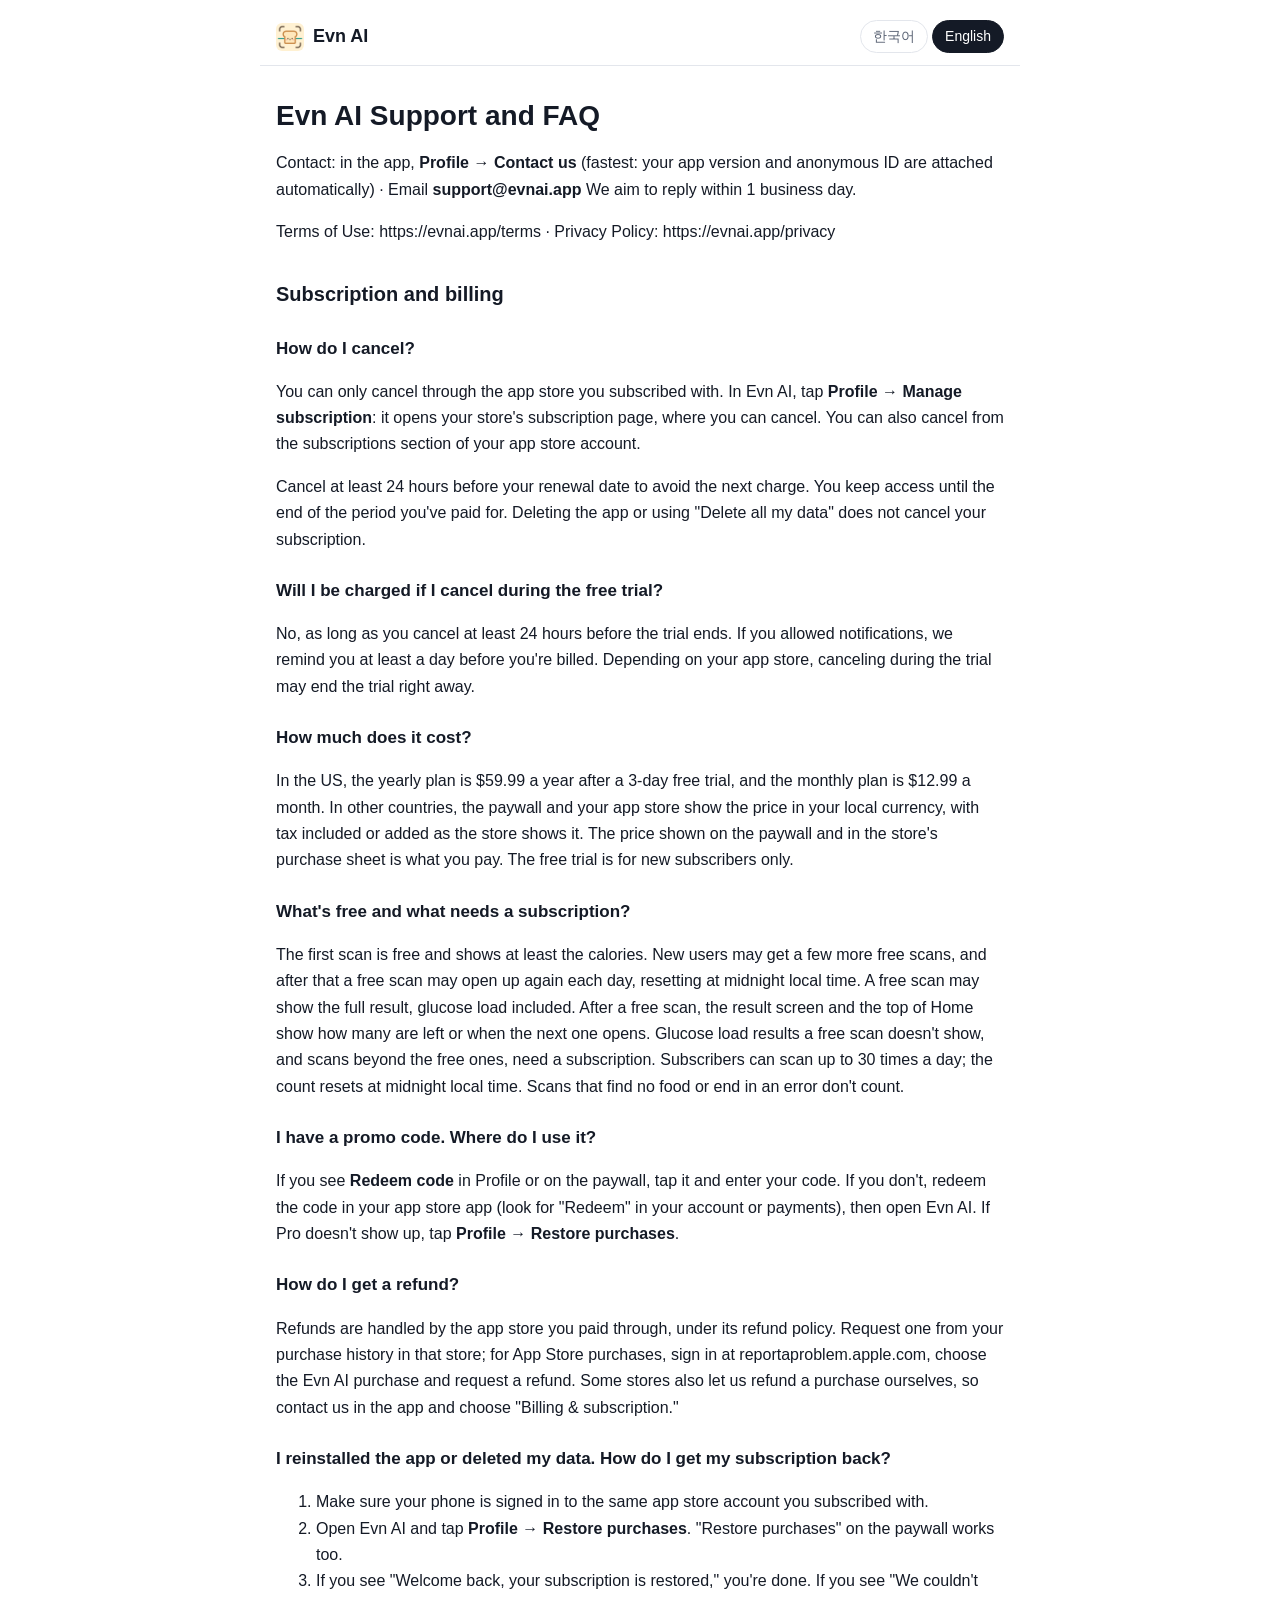
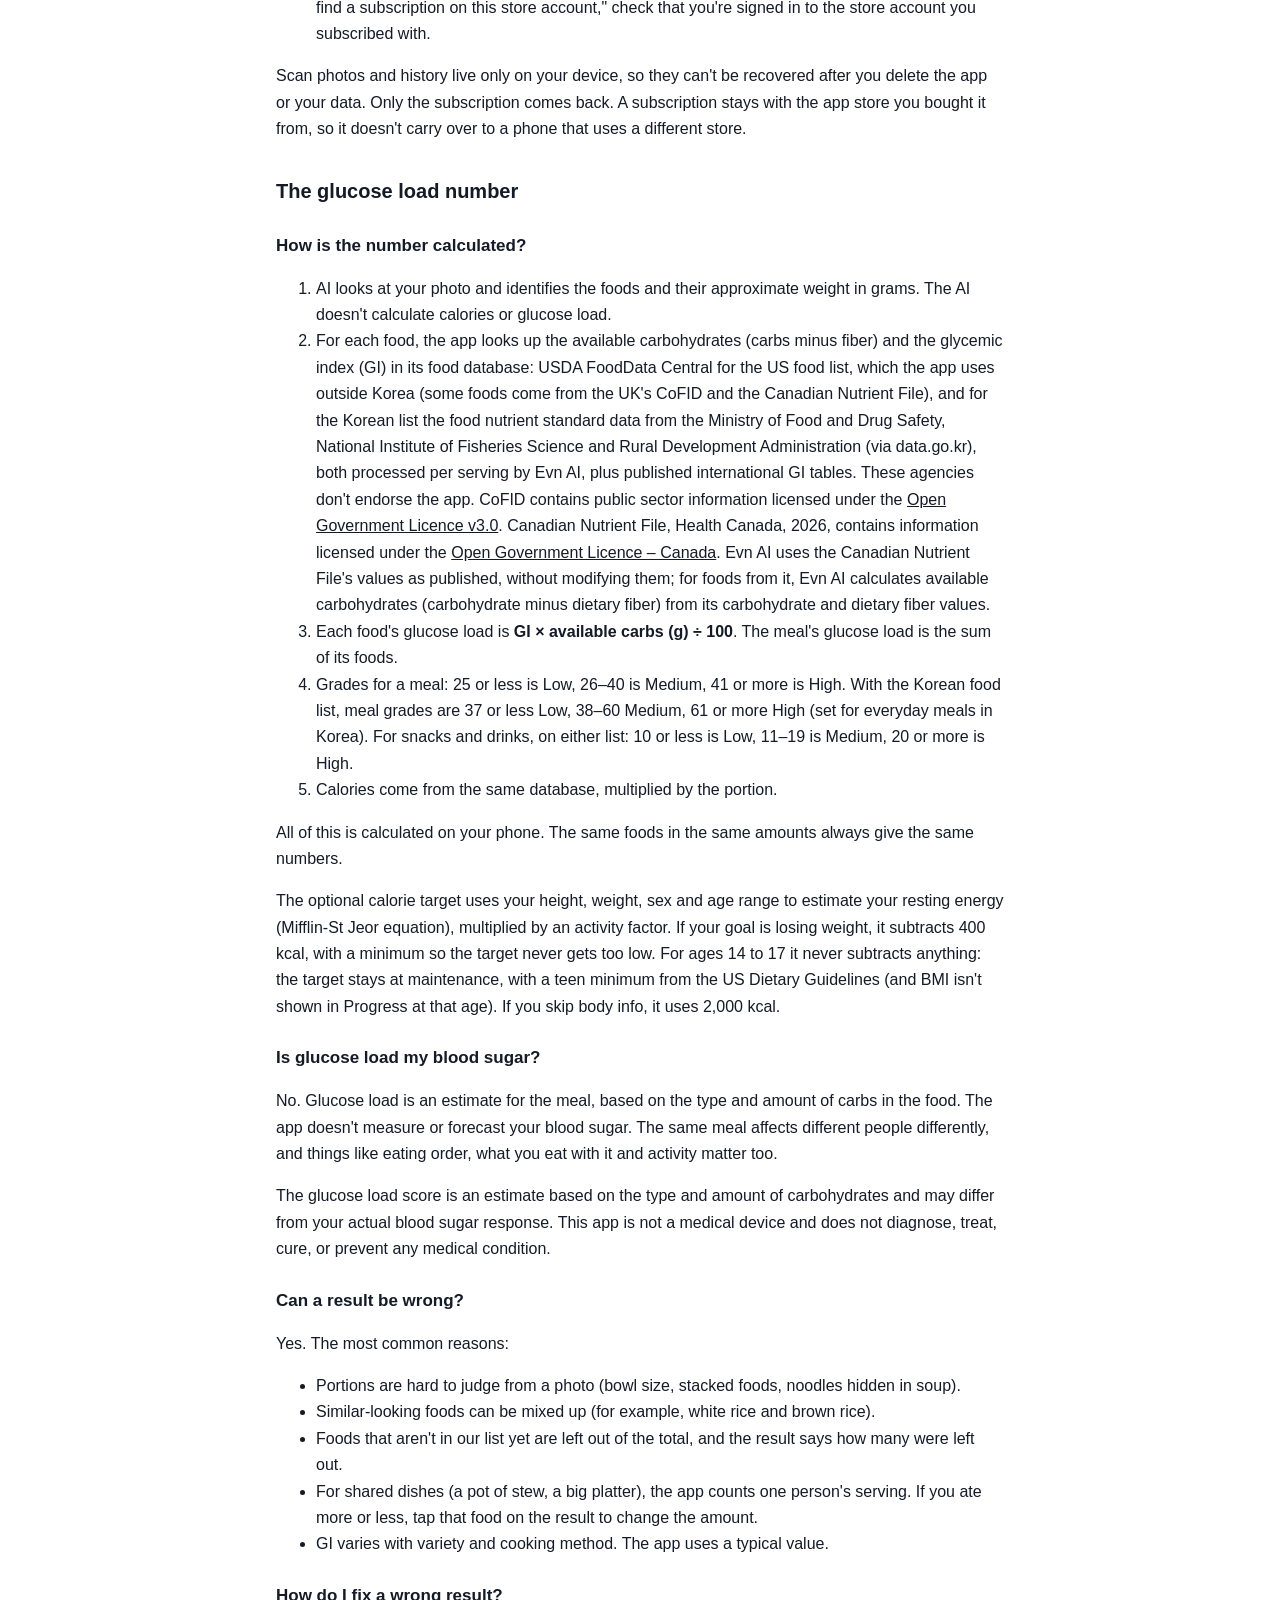
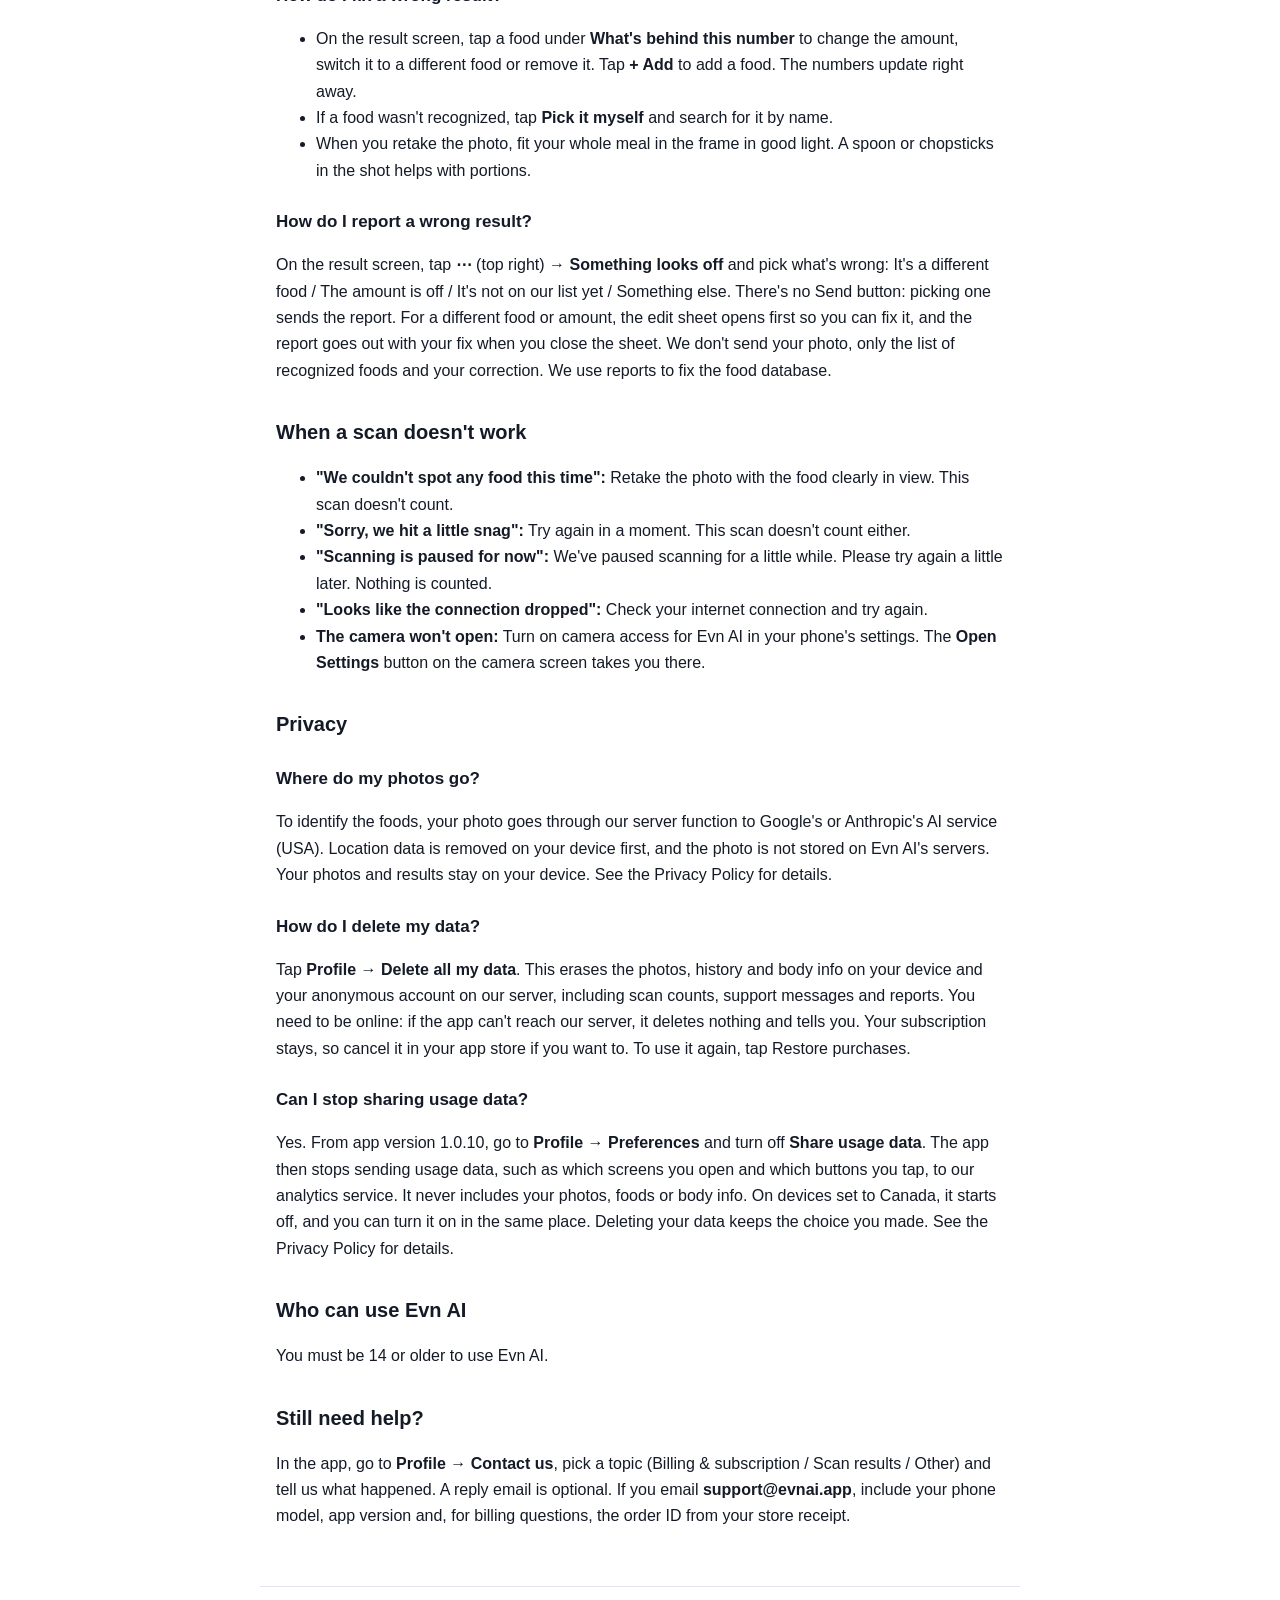
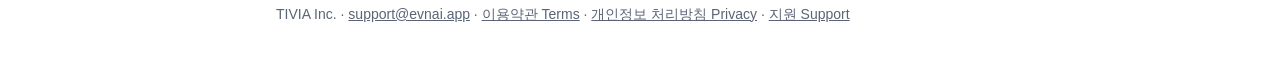
<file: support.html>
<!doctype html>
<html lang="ko">
<head>
<meta charset="utf-8">
<meta name="viewport" content="width=device-width, initial-scale=1">
<title>Evn AI · 지원 · 자주 묻는 질문 · Support &amp; FAQ</title>
<link rel="icon" href="icon.png">
<link rel="apple-touch-icon" href="icon.png">
<style>
:root{--bg:#fff;--fg:#141a26;--muted:#5b6475;--line:#e3e6ec;--accent:#141a26;color-scheme:light}
@media (prefers-color-scheme:dark){:root{--bg:#0f1218;--fg:#e9ecf2;--muted:#9aa3b2;--line:#2a303b;--accent:#e9ecf2;color-scheme:dark}}
*{box-sizing:border-box}
body{margin:0;background:var(--bg);color:var(--fg);font:16px/1.65 -apple-system,BlinkMacSystemFont,"Apple SD Gothic Neo","Pretendard","Segoe UI",Roboto,sans-serif;word-break:keep-all;overflow-wrap:anywhere}
header,main,footer{max-width:760px;margin:0 auto;padding:0 16px}
header{display:flex;align-items:center;justify-content:space-between;padding-top:20px;padding-bottom:12px;border-bottom:1px solid var(--line)}
header a{color:var(--fg);font-weight:700;text-decoration:none}
.brand{display:flex;align-items:center;gap:9px;font-size:18px}
.brand img{border-radius:22%}
.lang button{font:inherit;font-size:14px;border:1px solid var(--line);background:none;color:var(--muted);border-radius:999px;padding:4px 12px;cursor:pointer}
.lang button[aria-pressed=true]{color:var(--bg);background:var(--accent);border-color:var(--accent)}
main{padding-top:8px;padding-bottom:40px}
h1{font-size:28px;line-height:1.3;margin:24px 0 8px}
h2{font-size:20px;margin:32px 0 8px}
h3{font-size:17px;margin:24px 0 6px}
a{color:inherit}
.t{overflow-x:auto;margin:12px 0}
table{border-collapse:collapse;font-size:14px;min-width:560px}
th,td{border:1px solid var(--line);padding:8px;vertical-align:top;text-align:left}
footer{border-top:1px solid var(--line);padding-top:16px;padding-bottom:32px;color:var(--muted);font-size:14px}
footer a{color:var(--muted)}
.muted{color:var(--muted)}
</style>
</head>
<body>
<header><a class="brand" href="./"><img src="icon.png" alt="" width="28" height="28">Evn AI</a><nav class="lang"><button data-l="ko">한국어</button> <button data-l="en">English</button></nav></header>
<main>
<article lang="ko" data-l="ko">
<h1>Evn AI 지원 · 자주 묻는 질문</h1>
<p>문의: 앱 <strong>프로필 → 문의하기</strong>(가장 빠릅니다. 앱 버전과 익명 ID가 자동으로 함께 전달됩니다) · 이메일 <strong>support@evnai.app</strong>
영업일 1일 안에 답하는 것을 목표로 합니다.</p>
<p>이용약관: https://evnai.app/terms · 개인정보 처리방침: https://evnai.app/privacy</p>
<h2>구독과 결제</h2>
<h3>구독은 어떻게 해지하나요?</h3>
<p>구독은 구독한 앱 스토어에서만 해지할 수 있습니다. Evn AI의 <strong>프로필 → 구독 관리</strong>를 누르면 그 스토어의 구독 화면이 열리고, 거기서 해지하면 됩니다. 앱 스토어 계정의 구독 메뉴에서 바로 해지해도 됩니다.</p>
<p>다음 결제를 막으려면 갱신 24시간 전까지 해지하세요. 해지해도 이미 결제한 기간이 끝날 때까지는 계속 쓸 수 있습니다. 앱을 지우거나 "내 데이터 모두 지우기"를 해도 구독은 해지되지 않습니다.</p>
<h3>무료 체험 중에 해지하면 요금이 나가나요?</h3>
<p>체험이 끝나기 24시간 전까지 해지하면 요금이 청구되지 않습니다. 알림을 허용하셨다면 결제되기 적어도 하루 전에 알려 드립니다. 스토어에 따라 체험 중에 해지하면 체험이 바로 끝날 수 있습니다.</p>
<h3>요금은 얼마인가요?</h3>
<p>한국 스토어 기준으로 연간 플랜은 3일 무료 체험 뒤 연 39,000원, 월간 플랜은 월 9,900원입니다. 다른 나라에서는 결제 화면과 스토어에 그 나라 통화로 가격이 보이고, 세금은 스토어가 보여 주는 대로입니다. 결제 화면과 스토어 결제창에 표시된 금액이 기준입니다. 무료 체험은 처음 구독하는 분에게만 제공됩니다.</p>
<h3>무엇이 무료이고 무엇이 유료인가요?</h3>
<p>첫 스캔은 무료이고 적어도 칼로리는 보여 드립니다. 새로 시작한 분께는 무료 스캔을 몇 번 더 드리고, 그 뒤에도 하루에 한 번씩 무료 스캔이 다시 열릴 수 있어요(현지 시간 자정에 다시 열려요). 무료 스캔에서 혈당 부하까지 모두 보여 드릴 수 있고, 무료 스캔을 쓴 뒤에는 결과 화면과 홈 위쪽에 남은 횟수나 다음 무료 스캔이 열리는 때가 보입니다. 무료 스캔에서 보이지 않은 혈당 부하 결과와 무료 스캔 밖의 스캔은 구독이 필요합니다. 구독 중에는 하루 30회까지 스캔할 수 있고, 현지 시간 자정에 초기화됩니다. 음식을 찾지 못했거나 오류가 난 스캔은 횟수에 들어가지 않습니다.</p>
<h3>프로모션 코드는 어디서 쓰나요?</h3>
<p>프로필이나 결제 화면에 <strong>코드 사용</strong>이 보이면 눌러서 코드를 넣으세요. 보이지 않으면 앱 스토어 앱(계정이나 결제 메뉴의 코드 사용)에서 쓴 뒤 Evn AI를 여세요. Pro가 보이지 않으면 <strong>프로필 → 구매 복원</strong>을 눌러 주세요.</p>
<h3>환불은 어떻게 받나요?</h3>
<p>환불은 결제한 앱 스토어가 그 스토어의 환불 정책에 따라 처리합니다. 스토어의 구매 내역에서 요청해 주세요. App Store 구매는 reportaproblem.apple.com에 로그인해 Evn AI 구매를 고르고 환불을 요청하면 됩니다. 스토어에 따라 회사가 확인한 뒤 직접 환불할 수도 있으니, 앱의 문의하기에서 "결제·구독"을 골라 알려 주세요.</p>
<h3>앱을 다시 깔았거나 데이터를 지웠어요. 구독을 되살리려면?</h3>
<ol>
<li>구독할 때 쓴 앱 스토어 계정으로 휴대폰에 로그인돼 있는지 확인합니다.</li>
<li>Evn AI를 열고 <strong>프로필 → 구매 복원</strong>을 누릅니다. 결제 화면의 "구매 복원"도 같습니다.</li>
<li>"반가워요, 구독을 다시 불러왔어요"가 뜨면 끝입니다. "이 스토어 계정에는 복원할 구독이 없어요"가 뜨면 구독한 스토어 계정이 맞는지 확인해 주세요.</li>
</ol>
<p>스캔 사진과 기록은 기기에만 저장되므로, 앱을 지우거나 데이터를 지운 뒤에는 되살릴 수 없습니다. 되살아나는 것은 구독뿐입니다. 구독은 구입한 앱 스토어에 묶여 있어, 다른 스토어를 쓰는 휴대폰으로는 옮겨지지 않습니다.</p>
<h2>혈당 부하 숫자</h2>
<h3>숫자는 어떻게 계산하나요?</h3>
<ol>
<li>AI가 사진에서 음식 이름과 대략의 양(그램)을 알아봅니다. AI는 칼로리나 혈당 부하 같은 숫자를 계산하지 않습니다.</li>
<li>앱이 음식마다 음식 DB에서 가용 탄수화물(식이섬유를 뺀 탄수화물) 양과 혈당지수(GI)를 찾습니다. 한국은 공공데이터포털(data.go.kr)의 식품의약품안전처·해양수산부 국립수산과학원·농촌진흥청 국립식량과학원 식품영양성분 표준데이터, 미국 음식 목록(한국 밖에서 쓰는 목록)은 USDA FoodData Central(몇몇 음식은 영국 CoFID와 캐나다 보건부 Canadian Nutrient File)을 Evn AI가 1인분 기준으로 가공해 쓰고, GI는 공개된 국제 GI 자료를 씁니다. 자료를 제공한 기관이 이 앱을 보증하지는 않습니다. CoFID: Contains public sector information licensed under the <a href="https://www.nationalarchives.gov.uk/doc/open-government-licence/version/3/">Open Government Licence v3.0</a>. Canadian Nutrient File, Health Canada, 2026: Contains information licensed under the <a href="https://open.canada.ca/en/open-government-licence-canada">Open Government Licence – Canada</a>. Canadian Nutrient File에서 온 음식의 가용 탄수화물(탄수화물에서 식이섬유를 뺀 값)은 Evn AI가 Canadian Nutrient File의 탄수화물·식이섬유 값으로 계산했고, Canadian Nutrient File 값 자체는 고치지 않았습니다.</li>
<li>음식별 혈당 부하는 <strong>GI × 가용 탄수화물(g) ÷ 100</strong>이고, 식사의 혈당 부하는 음식별 값을 더한 것입니다.</li>
<li>등급은 식사 기준으로 25 이하 낮음, 26~40 보통, 41 이상 높음입니다. 한국 음식 목록을 쓰면 식사 기준이 37 이하 낮음, 38~60 보통, 61 이상 높음입니다(한국인의 평소 끼니에 맞춘 기준). 간식·음료는 어느 목록에서나 10 이하 낮음, 11~19 보통, 20 이상 높음입니다.</li>
<li>칼로리는 같은 DB의 값에 양을 곱해 계산합니다.</li>
</ol>
<p>계산은 모두 기기 안에서 합니다. 같은 음식과 같은 양이면 항상 같은 숫자가 나옵니다.</p>
<p>칼로리 목표(선택)는 키·몸무게·성별·나이대로 기초대사량(Mifflin-St Jeor 식)을 구하고 활동량을 곱해 정합니다. 목표가 살 빼기이면 400kcal를 빼고, 너무 낮아지지 않도록 하한선을 둡니다. 만 14~17세는 자라는 나이라 빼지 않고 유지하는 양으로 정하고, 하한선도 미국 식생활지침의 10대 기준을 씁니다(이 나이에는 기록 탭에 BMI도 보이지 않습니다). 신체 정보를 건너뛰면 2,000kcal를 씁니다.</p>
<h3>혈당 부하는 내 혈당 수치인가요?</h3>
<p>아닙니다. 혈당 부하는 음식의 탄수화물 양과 종류로 계산한 그 식사의 추정치입니다. 내 몸의 혈당을 재거나 예상하지 않습니다. 같은 식사라도 사람마다, 먹는 순서, 함께 먹은 음식, 활동량에 따라 실제 반응이 다릅니다.</p>
<p>혈당 부하 점수는 음식의 탄수화물 양과 종류로 계산한 추정치이며, 개인의 실제 혈당 반응과 다를 수 있습니다. 이 앱은 의료기기가 아니며 질병의 진단·치료·예방 목적으로 사용할 수 없습니다.</p>
<h3>결과가 틀릴 수 있나요?</h3>
<p>틀릴 수 있습니다. 주로 이런 경우입니다.</p>
<ul>
<li>사진만으로는 양을 정확히 알기 어렵습니다(그릇 크기, 겹쳐 놓인 음식, 국물 속 면이나 떡).</li>
<li>비슷하게 생긴 음식을 헷갈릴 수 있습니다(예: 흰쌀밥과 잡곡밥).</li>
<li>아직 목록에 없는 음식은 합계에서 빠지고, 결과에 몇 개를 뺐는지 알려 드립니다.</li>
<li>찌개나 전골처럼 함께 먹는 그릇은 1인분으로 계산합니다. 더 많이 또는 적게 드셨다면 결과에서 그 음식을 눌러 양을 바꿔 주세요.</li>
<li>GI는 같은 음식이라도 품종과 조리법에 따라 다릅니다. 앱은 대표값을 씁니다.</li>
</ul>
<h3>틀린 결과는 어떻게 고치나요?</h3>
<ul>
<li>결과 화면의 <strong>왜 이 숫자일까요?</strong>에서 음식을 누르면 양 바꾸기, 다른 음식으로 바꾸기, 빼기를 할 수 있고, <strong>+ 추가</strong>로 음식을 더할 수 있습니다. 고치면 바로 다시 계산합니다.</li>
<li>음식을 알아보지 못했다면 <strong>직접 고르기</strong>로 이름을 검색해 고를 수 있습니다.</li>
<li>다시 찍을 때는 밝은 곳에서 상 전체가 보이게 찍어 주세요. 수저처럼 크기를 가늠할 수 있는 물건이 함께 보이면 양을 더 잘 알아봅니다.</li>
</ul>
<h3>틀린 결과를 알리고 싶어요</h3>
<p>결과 화면 오른쪽 위 <strong>⋯</strong> → <strong>결과가 좀 이상해요</strong>를 누르고 어떤 부분이 이상했는지 고르세요(다른 음식이에요 / 양이 달라요 / 아직 목록에 없는 음식이에요 / 기타). 따로 보내기 버튼은 없고, 고르면 신고가 보내집니다. '다른 음식이에요'·'양이 달라요'는 고치기 시트가 먼저 열려 바로 고칠 수 있고, 시트를 닫을 때 고친 내용과 함께 보냅니다. 사진은 보내지 않고, 앱이 알아본 음식 목록과 고친 내용만 보냅니다. 받은 신고는 모아서 음식 DB를 고치는 데 씁니다.</p>
<h2>스캔이 안 될 때</h2>
<ul>
<li><strong>"이번엔 음식을 잘 못 알아봤어요":</strong> 음식이 화면 가운데에 잘 보이게 다시 찍어 주세요. 이 스캔은 횟수에 들어가지 않습니다.</li>
<li><strong>"죄송해요, 잠깐 문제가 생겼어요":</strong> 잠시 뒤 다시 시도해 주세요. 이 스캔도 횟수에 들어가지 않습니다.</li>
<li><strong>"지금은 스캔을 할 수 없어요":</strong> 잠시 스캔을 멈춘 상태입니다. 조금 뒤에 다시 해 주세요. 이 경우도 횟수에 들어가지 않습니다.</li>
<li><strong>"인터넷 연결이 잠깐 끊긴 것 같아요":</strong> 인터넷 연결을 확인하고 다시 해 주세요.</li>
<li><strong>카메라가 켜지지 않아요:</strong> 휴대폰 설정에서 Evn AI의 카메라 권한을 켜 주세요. 카메라 화면의 <strong>설정 열기</strong>를 누르면 바로 갑니다.</li>
</ul>
<h2>개인정보</h2>
<h3>사진은 어디로 가나요?</h3>
<p>음식을 알아보기 위해 회사의 서버 함수를 거쳐 미국 Google 또는 Anthropic의 AI 서비스로 전송됩니다. 보내기 전에 기기에서 위치 정보를 지우고, Evn AI 서버에는 사진을 저장하지 않습니다. 찍은 사진과 결과는 기기에만 남습니다. 자세한 내용은 개인정보 처리방침을 참고하세요.</p>
<h3>내 데이터를 지우려면?</h3>
<p><strong>프로필 → 내 데이터 모두 지우기</strong>를 누르면 기기의 사진·기록·신체 정보와 서버의 익명 계정(스캔 횟수, 문의, 신고 포함)이 지워집니다. 인터넷에 연결돼 있어야 하며, 서버에 연결하지 못하면 아무것도 지우지 않고 알려 드립니다. 구독은 그대로 남으니 해지는 앱 스토어에서 따로 해 주세요. 다시 쓰려면 구매 복원을 누르면 됩니다.</p>
<h3>앱 사용 정보를 보내지 않으려면?</h3>
<p>앱 1.0.10부터 <strong>프로필 → 앱 설정</strong>에서 <strong>앱 사용 정보 보내기</strong>를 끄면 됩니다. 그러면 앱이 어떤 화면을 열고 어떤 버튼을 눌렀는지 같은 이용 통계를 보내지 않습니다. 사진·음식·신체 정보는 처음부터 들어가지 않습니다. 기기 지역이 캐나다로 설정된 기기에서는 처음에 꺼져 있고, 같은 곳에서 켤 수 있습니다. 데이터를 모두 지워도 고른 선택은 그대로 남습니다. 자세한 내용은 개인정보 처리방침을 참고하세요.</p>
<h2>이용 대상</h2>
<p>Evn AI는 만 14세 이상만 이용할 수 있습니다.</p>
<h2>그래도 해결되지 않으면</h2>
<p>앱의 <strong>프로필 → 문의하기</strong>에서 유형(결제·구독 / 스캔 결과 / 기타)을 고르고 내용을 적어 주세요. 답장 받을 이메일은 선택입니다. 이메일 <strong>support@evnai.app</strong>로 보내실 때는 휴대폰 기종, 앱 버전, 결제 문제라면 스토어 영수증의 주문 번호를 함께 적어 주세요.</p>
</article>
<article lang="en" data-l="en">
<h1>Evn AI Support and FAQ</h1>
<p>Contact: in the app, <strong>Profile → Contact us</strong> (fastest: your app version and anonymous ID are attached automatically) · Email <strong>support@evnai.app</strong>
We aim to reply within 1 business day.</p>
<p>Terms of Use: https://evnai.app/terms · Privacy Policy: https://evnai.app/privacy</p>
<h2>Subscription and billing</h2>
<h3>How do I cancel?</h3>
<p>You can only cancel through the app store you subscribed with. In Evn AI, tap <strong>Profile → Manage subscription</strong>: it opens your store's subscription page, where you can cancel. You can also cancel from the subscriptions section of your app store account.</p>
<p>Cancel at least 24 hours before your renewal date to avoid the next charge. You keep access until the end of the period you've paid for. Deleting the app or using "Delete all my data" does not cancel your subscription.</p>
<h3>Will I be charged if I cancel during the free trial?</h3>
<p>No, as long as you cancel at least 24 hours before the trial ends. If you allowed notifications, we remind you at least a day before you're billed. Depending on your app store, canceling during the trial may end the trial right away.</p>
<h3>How much does it cost?</h3>
<p>In the US, the yearly plan is $59.99 a year after a 3-day free trial, and the monthly plan is $12.99 a month. In other countries, the paywall and your app store show the price in your local currency, with tax included or added as the store shows it. The price shown on the paywall and in the store's purchase sheet is what you pay. The free trial is for new subscribers only.</p>
<h3>What's free and what needs a subscription?</h3>
<p>The first scan is free and shows at least the calories. New users may get a few more free scans, and after that a free scan may open up again each day, resetting at midnight local time. A free scan may show the full result, glucose load included. After a free scan, the result screen and the top of Home show how many are left or when the next one opens. Glucose load results a free scan doesn't show, and scans beyond the free ones, need a subscription. Subscribers can scan up to 30 times a day; the count resets at midnight local time. Scans that find no food or end in an error don't count.</p>
<h3>I have a promo code. Where do I use it?</h3>
<p>If you see <strong>Redeem code</strong> in Profile or on the paywall, tap it and enter your code. If you don't, redeem the code in your app store app (look for "Redeem" in your account or payments), then open Evn AI. If Pro doesn't show up, tap <strong>Profile → Restore purchases</strong>.</p>
<h3>How do I get a refund?</h3>
<p>Refunds are handled by the app store you paid through, under its refund policy. Request one from your purchase history in that store; for App Store purchases, sign in at reportaproblem.apple.com, choose the Evn AI purchase and request a refund. Some stores also let us refund a purchase ourselves, so contact us in the app and choose "Billing &amp; subscription."</p>
<h3>I reinstalled the app or deleted my data. How do I get my subscription back?</h3>
<ol>
<li>Make sure your phone is signed in to the same app store account you subscribed with.</li>
<li>Open Evn AI and tap <strong>Profile → Restore purchases</strong>. "Restore purchases" on the paywall works too.</li>
<li>If you see "Welcome back, your subscription is restored," you're done. If you see "We couldn't find a subscription on this store account," check that you're signed in to the store account you subscribed with.</li>
</ol>
<p>Scan photos and history live only on your device, so they can't be recovered after you delete the app or your data. Only the subscription comes back. A subscription stays with the app store you bought it from, so it doesn't carry over to a phone that uses a different store.</p>
<h2>The glucose load number</h2>
<h3>How is the number calculated?</h3>
<ol>
<li>AI looks at your photo and identifies the foods and their approximate weight in grams. The AI doesn't calculate calories or glucose load.</li>
<li>For each food, the app looks up the available carbohydrates (carbs minus fiber) and the glycemic index (GI) in its food database: USDA FoodData Central for the US food list, which the app uses outside Korea (some foods come from the UK's CoFID and the Canadian Nutrient File), and for the Korean list the food nutrient standard data from the Ministry of Food and Drug Safety, National Institute of Fisheries Science and Rural Development Administration (via data.go.kr), both processed per serving by Evn AI, plus published international GI tables. These agencies don't endorse the app. CoFID contains public sector information licensed under the <a href="https://www.nationalarchives.gov.uk/doc/open-government-licence/version/3/">Open Government Licence v3.0</a>. Canadian Nutrient File, Health Canada, 2026, contains information licensed under the <a href="https://open.canada.ca/en/open-government-licence-canada">Open Government Licence – Canada</a>. Evn AI uses the Canadian Nutrient File's values as published, without modifying them; for foods from it, Evn AI calculates available carbohydrates (carbohydrate minus dietary fiber) from its carbohydrate and dietary fiber values.</li>
<li>Each food's glucose load is <strong>GI × available carbs (g) ÷ 100</strong>. The meal's glucose load is the sum of its foods.</li>
<li>Grades for a meal: 25 or less is Low, 26–40 is Medium, 41 or more is High. With the Korean food list, meal grades are 37 or less Low, 38–60 Medium, 61 or more High (set for everyday meals in Korea). For snacks and drinks, on either list: 10 or less is Low, 11–19 is Medium, 20 or more is High.</li>
<li>Calories come from the same database, multiplied by the portion.</li>
</ol>
<p>All of this is calculated on your phone. The same foods in the same amounts always give the same numbers.</p>
<p>The optional calorie target uses your height, weight, sex and age range to estimate your resting energy (Mifflin-St Jeor equation), multiplied by an activity factor. If your goal is losing weight, it subtracts 400 kcal, with a minimum so the target never gets too low. For ages 14 to 17 it never subtracts anything: the target stays at maintenance, with a teen minimum from the US Dietary Guidelines (and BMI isn't shown in Progress at that age). If you skip body info, it uses 2,000 kcal.</p>
<h3>Is glucose load my blood sugar?</h3>
<p>No. Glucose load is an estimate for the meal, based on the type and amount of carbs in the food. The app doesn't measure or forecast your blood sugar. The same meal affects different people differently, and things like eating order, what you eat with it and activity matter too.</p>
<p>The glucose load score is an estimate based on the type and amount of carbohydrates and may differ from your actual blood sugar response. This app is not a medical device and does not diagnose, treat, cure, or prevent any medical condition.</p>
<h3>Can a result be wrong?</h3>
<p>Yes. The most common reasons:</p>
<ul>
<li>Portions are hard to judge from a photo (bowl size, stacked foods, noodles hidden in soup).</li>
<li>Similar-looking foods can be mixed up (for example, white rice and brown rice).</li>
<li>Foods that aren't in our list yet are left out of the total, and the result says how many were left out.</li>
<li>For shared dishes (a pot of stew, a big platter), the app counts one person's serving. If you ate more or less, tap that food on the result to change the amount.</li>
<li>GI varies with variety and cooking method. The app uses a typical value.</li>
</ul>
<h3>How do I fix a wrong result?</h3>
<ul>
<li>On the result screen, tap a food under <strong>What's behind this number</strong> to change the amount, switch it to a different food or remove it. Tap <strong>+ Add</strong> to add a food. The numbers update right away.</li>
<li>If a food wasn't recognized, tap <strong>Pick it myself</strong> and search for it by name.</li>
<li>When you retake the photo, fit your whole meal in the frame in good light. A spoon or chopsticks in the shot helps with portions.</li>
</ul>
<h3>How do I report a wrong result?</h3>
<p>On the result screen, tap <strong>⋯</strong> (top right) → <strong>Something looks off</strong> and pick what's wrong: It's a different food / The amount is off / It's not on our list yet / Something else. There's no Send button: picking one sends the report. For a different food or amount, the edit sheet opens first so you can fix it, and the report goes out with your fix when you close the sheet. We don't send your photo, only the list of recognized foods and your correction. We use reports to fix the food database.</p>
<h2>When a scan doesn't work</h2>
<ul>
<li><strong>"We couldn't spot any food this time":</strong> Retake the photo with the food clearly in view. This scan doesn't count.</li>
<li><strong>"Sorry, we hit a little snag":</strong> Try again in a moment. This scan doesn't count either.</li>
<li><strong>"Scanning is paused for now":</strong> We've paused scanning for a little while. Please try again a little later. Nothing is counted.</li>
<li><strong>"Looks like the connection dropped":</strong> Check your internet connection and try again.</li>
<li><strong>The camera won't open:</strong> Turn on camera access for Evn AI in your phone's settings. The <strong>Open Settings</strong> button on the camera screen takes you there.</li>
</ul>
<h2>Privacy</h2>
<h3>Where do my photos go?</h3>
<p>To identify the foods, your photo goes through our server function to Google's or Anthropic's AI service (USA). Location data is removed on your device first, and the photo is not stored on Evn AI's servers. Your photos and results stay on your device. See the Privacy Policy for details.</p>
<h3>How do I delete my data?</h3>
<p>Tap <strong>Profile → Delete all my data</strong>. This erases the photos, history and body info on your device and your anonymous account on our server, including scan counts, support messages and reports. You need to be online: if the app can't reach our server, it deletes nothing and tells you. Your subscription stays, so cancel it in your app store if you want to. To use it again, tap Restore purchases.</p>
<h3>Can I stop sharing usage data?</h3>
<p>Yes. From app version 1.0.10, go to <strong>Profile → Preferences</strong> and turn off <strong>Share usage data</strong>. The app then stops sending usage data, such as which screens you open and which buttons you tap, to our analytics service. It never includes your photos, foods or body info. On devices set to Canada, it starts off, and you can turn it on in the same place. Deleting your data keeps the choice you made. See the Privacy Policy for details.</p>
<h2>Who can use Evn AI</h2>
<p>You must be 14 or older to use Evn AI.</p>
<h2>Still need help?</h2>
<p>In the app, go to <strong>Profile → Contact us</strong>, pick a topic (Billing &amp; subscription / Scan results / Other) and tell us what happened. A reply email is optional. If you email <strong>support@evnai.app</strong>, include your phone model, app version and, for billing questions, the order ID from your store receipt.</p>
</article>
</main>
<footer>TIVIA Inc. · <a href="mailto:support@evnai.app">support@evnai.app</a> · <a href="terms">이용약관 Terms</a> · <a href="privacy">개인정보 처리방침 Privacy</a> · <a href="support">지원 Support</a></footer>
<script>
(function(){
  var q=new URLSearchParams(location.search).get('lang');
  var l=q||((navigator.language||'en').toLowerCase().indexOf('ko')===0?'ko':'en');
  function show(x){document.querySelectorAll('[data-l]').forEach(function(e){
    if(e.tagName==='ARTICLE'){e.hidden=e.dataset.l!==x}else{e.setAttribute('aria-pressed',String(e.dataset.l===x))}});
    document.documentElement.lang=x}
  document.querySelectorAll('.lang button').forEach(function(b){b.onclick=function(){show(b.dataset.l)}});
  show(l==='ko'?'ko':'en');
})();
</script>
</body>
</html>
</file>
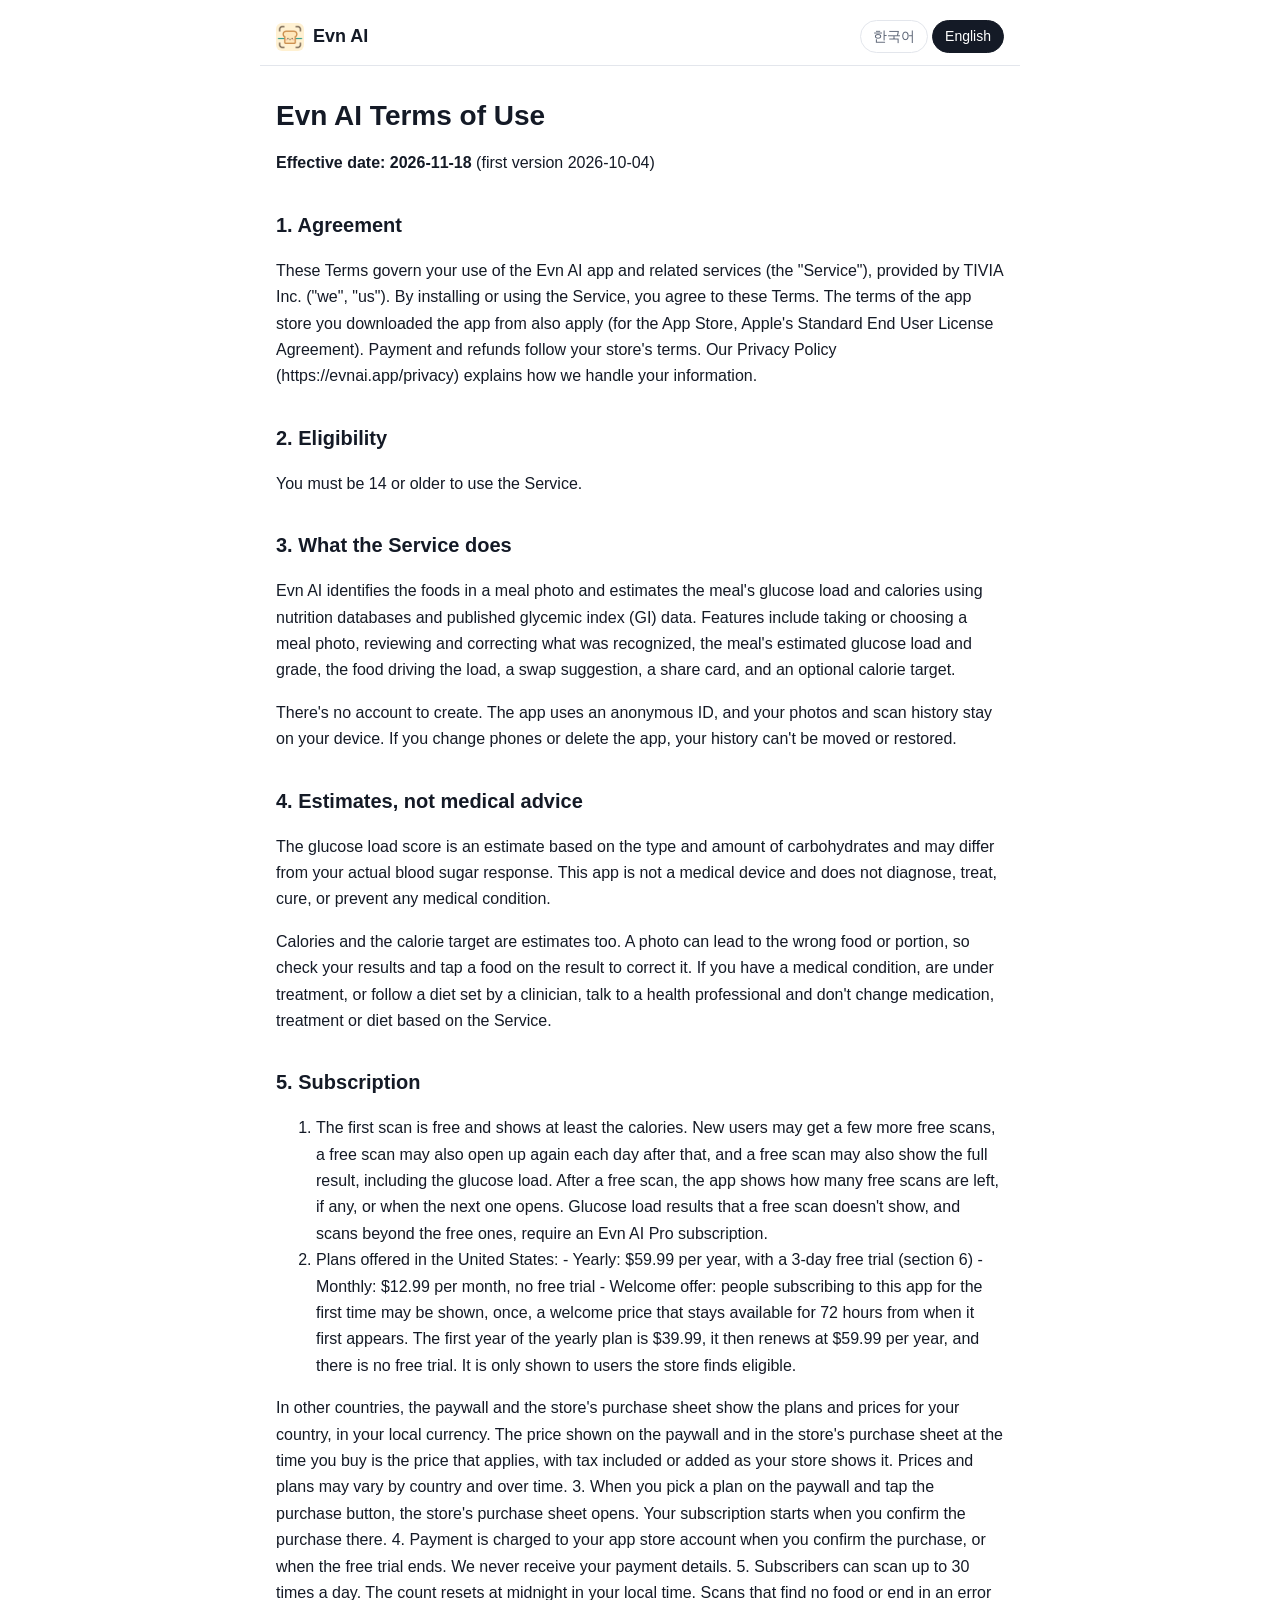
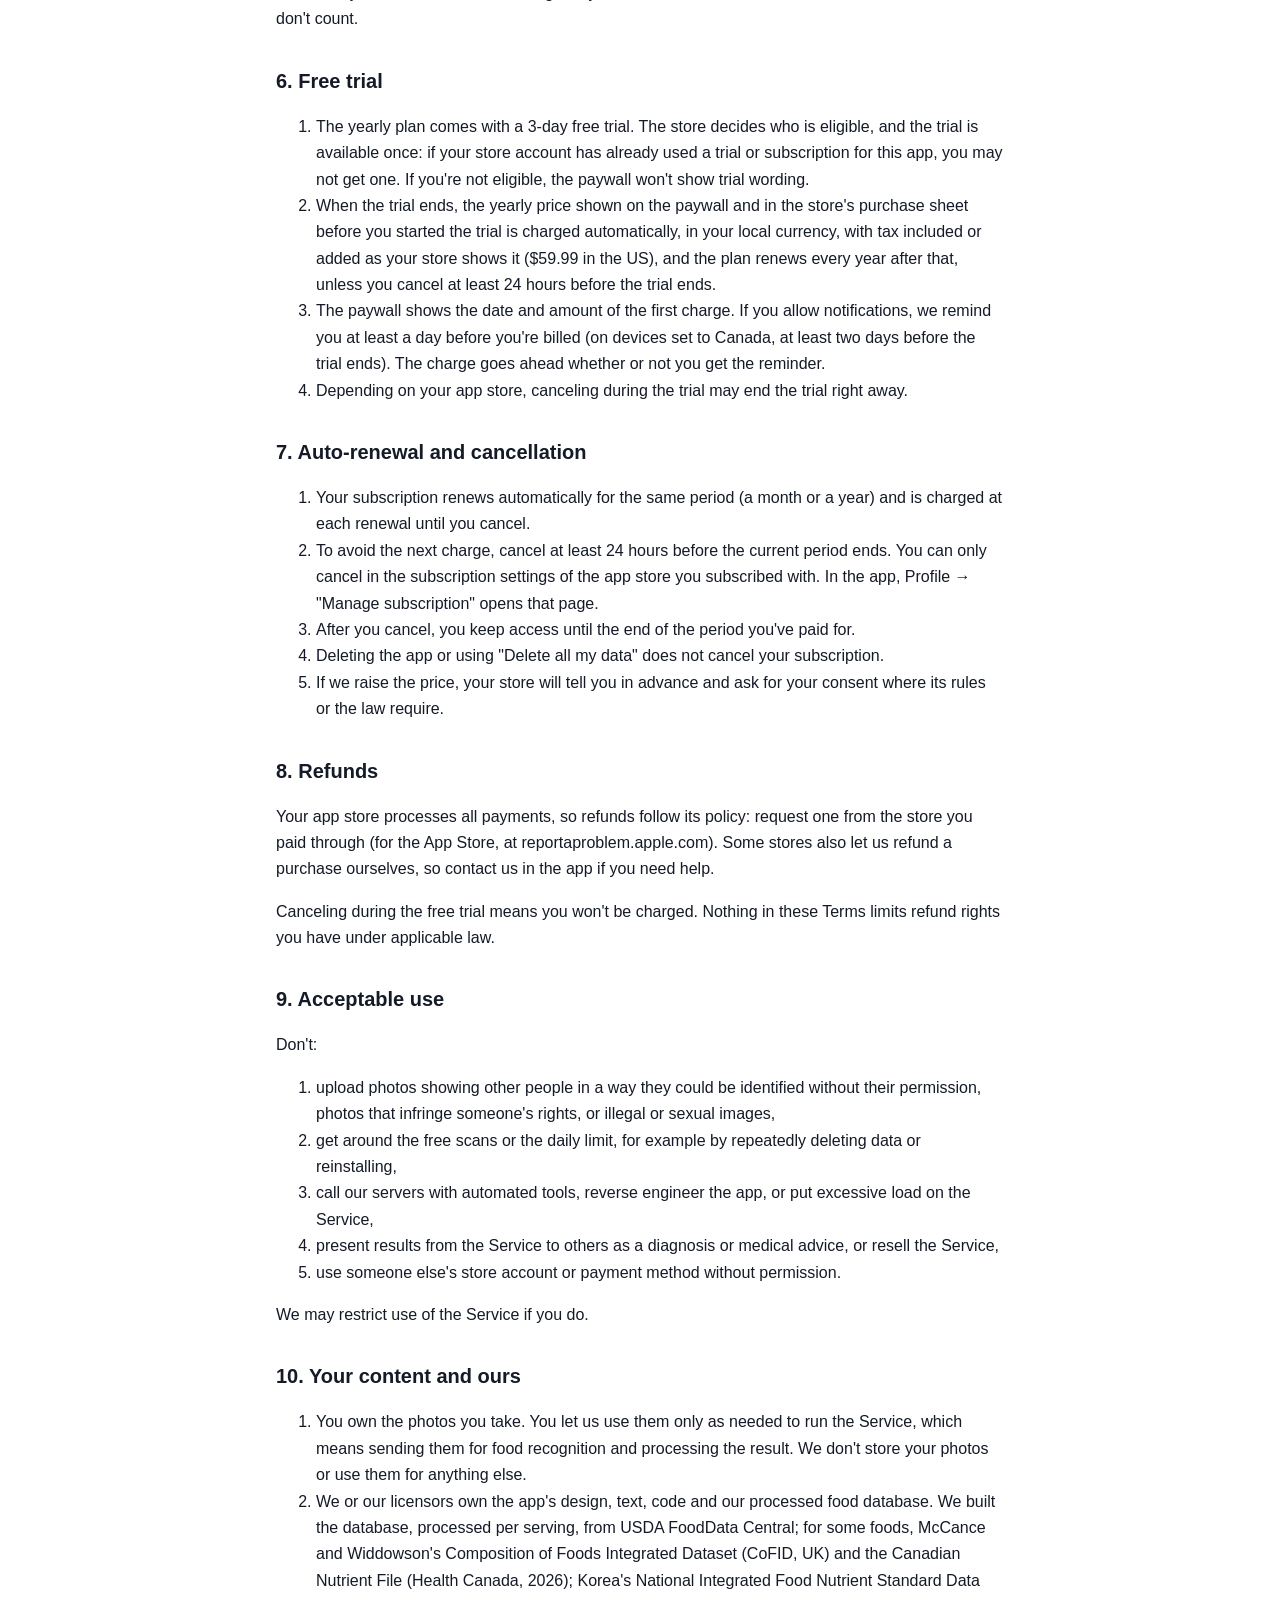
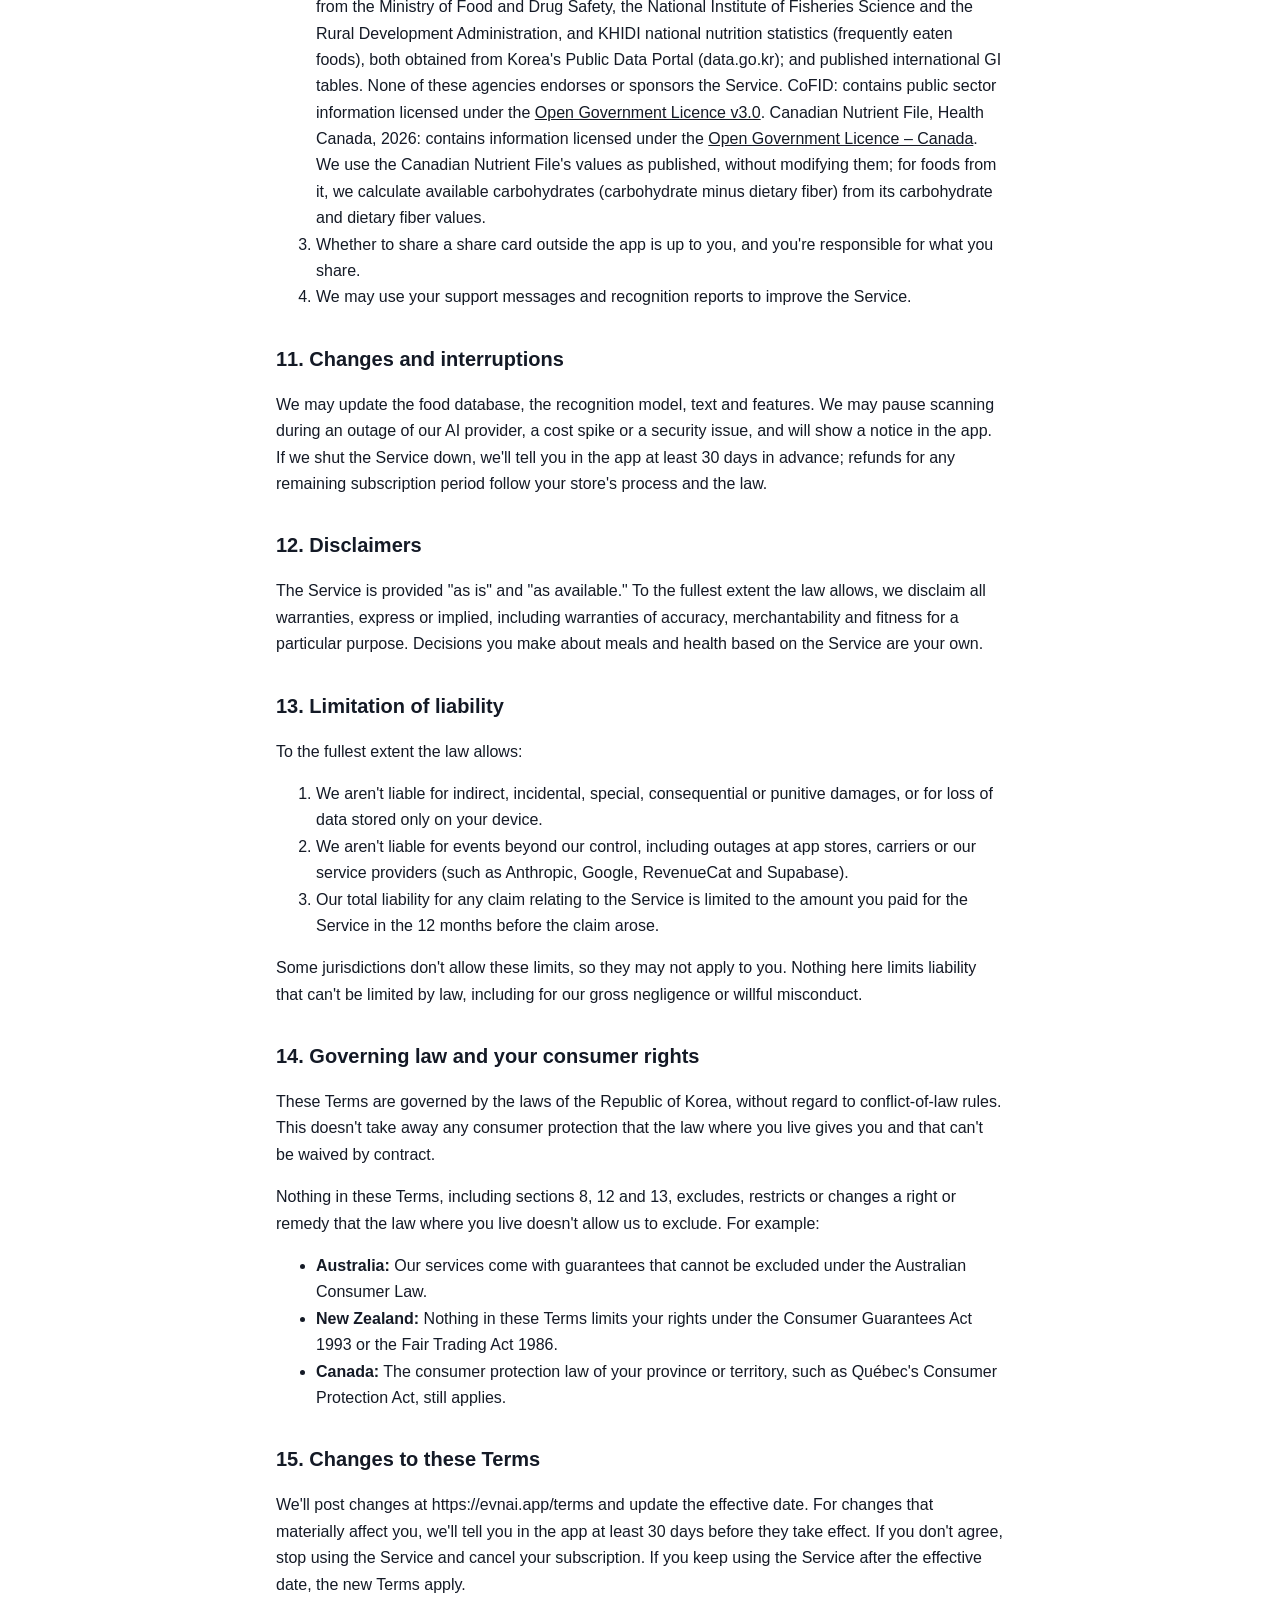
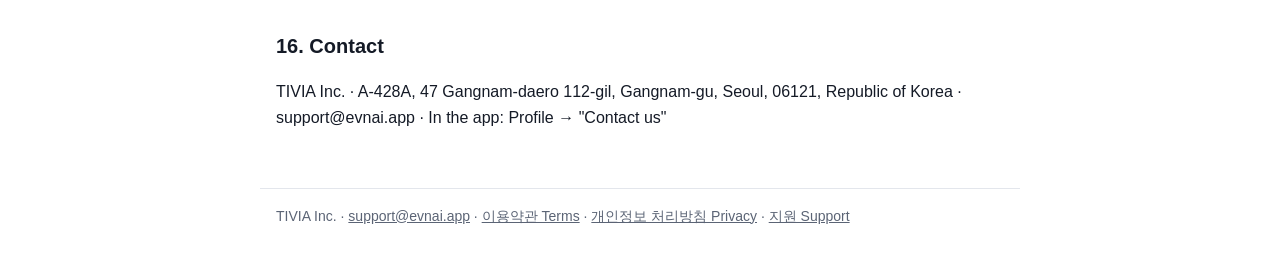
<file: terms.html>
<!doctype html>
<html lang="ko">
<head>
<meta charset="utf-8">
<meta name="viewport" content="width=device-width, initial-scale=1">
<title>Evn AI · 이용약관 · Terms of Use</title>
<link rel="icon" href="icon.png">
<link rel="apple-touch-icon" href="icon.png">
<style>
:root{--bg:#fff;--fg:#141a26;--muted:#5b6475;--line:#e3e6ec;--accent:#141a26;color-scheme:light}
@media (prefers-color-scheme:dark){:root{--bg:#0f1218;--fg:#e9ecf2;--muted:#9aa3b2;--line:#2a303b;--accent:#e9ecf2;color-scheme:dark}}
*{box-sizing:border-box}
body{margin:0;background:var(--bg);color:var(--fg);font:16px/1.65 -apple-system,BlinkMacSystemFont,"Apple SD Gothic Neo","Pretendard","Segoe UI",Roboto,sans-serif;word-break:keep-all;overflow-wrap:anywhere}
header,main,footer{max-width:760px;margin:0 auto;padding:0 16px}
header{display:flex;align-items:center;justify-content:space-between;padding-top:20px;padding-bottom:12px;border-bottom:1px solid var(--line)}
header a{color:var(--fg);font-weight:700;text-decoration:none}
.brand{display:flex;align-items:center;gap:9px;font-size:18px}
.brand img{border-radius:22%}
.lang button{font:inherit;font-size:14px;border:1px solid var(--line);background:none;color:var(--muted);border-radius:999px;padding:4px 12px;cursor:pointer}
.lang button[aria-pressed=true]{color:var(--bg);background:var(--accent);border-color:var(--accent)}
main{padding-top:8px;padding-bottom:40px}
h1{font-size:28px;line-height:1.3;margin:24px 0 8px}
h2{font-size:20px;margin:32px 0 8px}
h3{font-size:17px;margin:24px 0 6px}
a{color:inherit}
.t{overflow-x:auto;margin:12px 0}
table{border-collapse:collapse;font-size:14px;min-width:560px}
th,td{border:1px solid var(--line);padding:8px;vertical-align:top;text-align:left}
footer{border-top:1px solid var(--line);padding-top:16px;padding-bottom:32px;color:var(--muted);font-size:14px}
footer a{color:var(--muted)}
.muted{color:var(--muted)}
</style>
</head>
<body>
<header><a class="brand" href="./"><img src="icon.png" alt="" width="28" height="28">Evn AI</a><nav class="lang"><button data-l="ko">한국어</button> <button data-l="en">English</button></nav></header>
<main>
<article lang="ko" data-l="ko">
<h1>Evn AI 이용약관</h1>
<p><strong>시행일: 2026-11-18</strong> (제정 2026-10-04)</p>
<h2>제1조 (목적)</h2>
<p>이 약관은 TIVIA Inc.(이하 "회사")가 제공하는 Evn AI 앱과 관련 서비스(이하 "서비스")의 이용 조건과 절차, 회사와 이용자의 권리·의무를 정합니다.</p>
<h2>제2조 (약관의 효력과 다른 약관)</h2>
<ol>
<li>이용자가 앱을 설치하거나 이용하면 이 약관이 적용됩니다.</li>
<li>앱을 받은 앱 스토어의 이용 조건이 함께 적용됩니다(App Store에서 받았다면 Apple 표준 사용권 계약(EULA)). 결제와 환불 절차는 각 스토어의 약관을 따릅니다.</li>
<li>개인정보 처리는 개인정보 처리방침(https://evnai.app/privacy)을 따릅니다.</li>
</ol>
<h2>제3조 (서비스 내용)</h2>
<ol>
<li>서비스는 음식 사진에서 음식을 알아보고, 음식 DB와 공개된 혈당지수(GI) 자료로 식사의 혈당 부하와 칼로리를 추정해 보여 줍니다.</li>
<li>주요 기능은 음식 촬영과 사진 선택, 인식 결과 확인과 수정, 혈당 부하와 등급, 가장 큰 원인 음식, 대체 제안, 공유 카드, 칼로리 목표 계산(선택)입니다.</li>
<li>회원 가입 없이 익명 ID로 이용합니다. 스캔 사진과 기록은 기기에만 저장되므로, 기기를 바꾸거나 앱을 지우면 옮기거나 되살릴 수 없습니다.</li>
</ol>
<h2>제4조 (이용 자격)</h2>
<p>서비스는 만 14세 이상만 이용할 수 있습니다. 만 14세 미만은 서비스를 이용할 수 없습니다.</p>
<h2>제5조 (추정치 고지)</h2>
<ol>
<li>혈당 부하 점수는 음식의 탄수화물 양과 종류로 계산한 추정치이며, 개인의 실제 혈당 반응과 다를 수 있습니다. 이 앱은 의료기기가 아니며 질병의 진단·치료·예방 목적으로 사용할 수 없습니다.</li>
<li>칼로리와 칼로리 목표도 추정치입니다. 사진만으로는 음식이나 양을 잘못 알아볼 수 있으니, 결과를 확인하고 필요하면 결과 화면에서 그 음식을 눌러 바꿔 주세요.</li>
<li>질병이 있거나 치료 중이거나 의사의 식단 지도를 받고 있다면, 서비스 결과를 근거로 약이나 치료, 식단을 바꾸지 말고 의료 전문가와 상의하세요.</li>
</ol>
<h2>제6조 (유료 구독)</h2>
<ol>
<li>첫 스캔은 무료이며 적어도 칼로리를 보여 줍니다. 회사는 새로 시작한 이용자에게 무료 스캔을 몇 번 더 제공하거나, 그 뒤에도 날마다 무료 스캔을 다시 제공하거나, 무료 스캔에서 혈당 부하까지 모든 결과를 보여 줄 수 있으며, 무료 스캔을 쓴 뒤에 더 남아 있으면 앱에 남은 횟수를, 그날 무료 스캔을 다 썼으면 다음 무료 스캔이 열리는 때를 표시합니다. 무료 스캔에서 보여 주지 않은 혈당 부하 결과를 보거나 무료 스캔 밖의 스캔을 하려면 Evn AI Pro 구독(이하 "구독")이 필요합니다.</li>
<li>한국에서 판매하는 구독은 다음과 같습니다. 실제 결제 금액은 결제 전 화면과 스토어 결제창에 표시된 금액이 기준이며, 가격과 판매 플랜은 국가와 시기에 따라 달라질 수 있습니다.
   - 연간 플랜: 연 39,000원, 3일 무료 체험(제7조)
   - 월간 플랜: 월 9,900원, 무료 체험 없음
   - 첫 구독 환영가: 이 앱을 처음 구독하는 이용자에게 한 번, 처음 표시된 때부터 72시간 동안 제공할 수 있습니다. 연간 플랜의 첫 1년이 29,000원이고 그 뒤에는 연 39,000원으로 갱신되며, 무료 체험은 없습니다. 스토어가 정한 자격이 있는 이용자에게만 표시됩니다.</li>
<li>페이월에서 플랜을 고르고 결제 버튼을 누르면 스토어 결제창이 열리고, 이용자가 결제를 확인하면 구독이 시작됩니다.</li>
<li>요금은 이용자가 구독한 앱 스토어 계정으로 청구됩니다. 회사는 결제 수단 정보를 받지 않습니다.</li>
<li>구독 중에는 하루 30회까지 스캔할 수 있으며, 횟수는 이용자 현지 시간 자정에 초기화됩니다. 음식을 찾지 못했거나 오류가 난 스캔은 횟수에 넣지 않습니다.</li>
</ol>
<h2>제7조 (무료 체험)</h2>
<ol>
<li>연간 플랜에는 3일 무료 체험이 있습니다. 체험은 스토어가 정한 자격이 있는 이용자에게 한 번만 제공되며, 같은 스토어 계정으로 이 앱의 체험이나 구독을 이용한 적이 있으면 제공되지 않을 수 있습니다. 체험 자격이 없으면 결제 화면에 체험 문구가 표시되지 않습니다.</li>
<li>체험이 끝나면 연 39,000원이 자동으로 결제되고, 그 뒤 1년마다 갱신됩니다. 체험이 끝나기 24시간 전까지 해지하면 요금이 청구되지 않습니다.</li>
<li>결제 전 화면에 결제 예정일과 금액을 표시하고, 알림을 허용한 이용자에게는 결제되기 적어도 하루 전에 알림을 보냅니다. 알림을 허용하지 않아도 결제는 예정대로 진행됩니다.</li>
</ol>
<h2>제8조 (자동 갱신과 해지)</h2>
<ol>
<li>구독은 해지하기 전까지 같은 기간(연간 또는 월간)으로 자동 갱신되며, 갱신할 때 요금이 결제됩니다.</li>
<li>다음 갱신을 원하지 않으면 현재 기간이 끝나기 24시간 전까지 구독한 앱 스토어의 구독 설정에서 해지해야 합니다. 앱의 프로필 → "구독 관리"를 누르면 그 화면이 열립니다.</li>
<li>해지해도 이미 결제한 기간이 끝날 때까지 구독을 이용할 수 있습니다.</li>
<li>앱을 지우거나 "내 데이터 모두 지우기"를 해도 구독은 해지되지 않습니다.</li>
<li>구독 가격을 올리면 스토어 정책에 따라 미리 알리고, 법령이나 스토어 정책이 요구하면 이용자의 동의를 받습니다.</li>
</ol>
<h2>제9조 (청약철회와 환불)</h2>
<ol>
<li>결제는 앱 스토어가 처리하므로 환불은 결제한 스토어의 정책과 절차를 따릅니다(App Store 결제는 reportaproblem.apple.com에서 요청합니다). 스토어에 따라 회사가 확인한 뒤 직접 환불할 수도 있으니 앱의 문의하기로 알려 주세요.</li>
<li>관련 법령에 따른 이용자의 청약철회 권리는 법령이 정한 범위에서 보장됩니다. 문의하시면 스토어 환불 절차를 안내하고, 회사가 직접 처리할 수 있는 경우에는 처리합니다.</li>
<li>무료 체험 중 해지하면 요금이 청구되지 않습니다.</li>
</ol>
<h2>제10조 (이용자의 의무와 금지 행위)</h2>
<p>이용자는 다음 행위를 해서는 안 됩니다.</p>
<ol>
<li>다른 사람을 알아볼 수 있는 사진이나 다른 사람의 권리를 침해하는 사진을 동의 없이 올리는 행위, 불법적이거나 음란한 이미지를 올리는 행위</li>
<li>무료 스캔을 반복해 받으려고 데이터 삭제나 재설치를 되풀이하는 등 이용 한도를 우회하는 행위</li>
<li>서버를 자동화된 방법으로 호출하거나, 앱을 역설계하거나, 서비스에 과도한 부하를 주는 행위</li>
<li>서비스 결과를 진단이나 의료 조언처럼 다른 사람에게 제공하거나, 서비스를 재판매하는 행위</li>
<li>다른 사람의 스토어 계정이나 결제 수단을 무단으로 쓰는 행위</li>
</ol>
<p>회사는 위 행위가 확인되면 해당 이용을 제한할 수 있습니다.</p>
<h2>제11조 (콘텐츠와 권리)</h2>
<ol>
<li>이용자가 찍은 사진의 권리는 이용자에게 있습니다. 이용자는 회사가 서비스를 제공하는 데 필요한 범위(음식 인식을 위한 전송과 처리)에서만 사진을 이용하도록 허락합니다. 회사는 사진을 저장하거나 다른 목적으로 쓰지 않습니다.</li>
<li>앱의 디자인, 문구, 코드, 회사가 가공한 음식 DB의 권리는 회사 또는 정당한 권리자에게 있습니다. 음식 DB는 미국 농무부(USDA) FoodData Central(몇몇 음식은 영국 McCance and Widdowson's Composition of Foods Integrated Dataset(CoFID)과 캐나다 보건부 Canadian Nutrient File(2026)), 공공데이터포털(data.go.kr)에서 받은 식품의약품안전처·해양수산부 국립수산과학원·농촌진흥청 국립식량과학원의 「전국통합식품영양성분정보 표준데이터」와 한국보건산업진흥원 국민영양통계(다빈도 음식 순위), 공개된 국제 GI 자료를 바탕으로 회사가 1인분 기준으로 가공했습니다. 자료를 제공한 기관은 이 서비스를 보증하거나 후원하지 않습니다. CoFID: Contains public sector information licensed under the <a href="https://www.nationalarchives.gov.uk/doc/open-government-licence/version/3/">Open Government Licence v3.0</a>. Canadian Nutrient File, Health Canada, 2026: Contains information licensed under the <a href="https://open.canada.ca/en/open-government-licence-canada">Open Government Licence – Canada</a>. Canadian Nutrient File에서 온 음식의 가용 탄수화물(탄수화물에서 식이섬유를 뺀 값)은 회사가 Canadian Nutrient File의 탄수화물·식이섬유 값으로 계산했고, Canadian Nutrient File 값 자체는 고치지 않았습니다.</li>
<li>공유 카드를 외부에 공유할지는 이용자가 정하며, 공유한 내용에 대한 책임은 이용자에게 있습니다.</li>
<li>회사는 이용자가 보낸 문의와 인식 오류 신고를 서비스 개선에 쓸 수 있습니다.</li>
</ol>
<h2>제12조 (서비스 변경과 중단)</h2>
<ol>
<li>회사는 음식 DB, 인식 모델, 문구와 기능을 고칠 수 있습니다.</li>
<li>외부 AI 서비스 장애, 비용 급증, 보안 문제 등이 있으면 스캔을 일시 중단할 수 있으며, 이때 앱에 안내합니다.</li>
<li>서비스를 종료할 때는 30일 전에 앱에서 알리며, 남은 구독 기간의 환불은 스토어 절차와 관련 법령을 따릅니다.</li>
</ol>
<h2>제13조 (책임의 제한)</h2>
<ol>
<li>회사는 추정치가 정확하다거나 특정 목적에 맞는다고 보증하지 않습니다. 서비스 결과를 바탕으로 한 식사와 건강 관련 결정은 이용자가 판단합니다.</li>
<li>회사는 천재지변, 스토어·통신사·외부 서비스(Anthropic, Google, RevenueCat, Supabase 등)의 장애처럼 회사가 통제할 수 없는 사유로 생긴 손해에 책임지지 않습니다.</li>
<li>기기에만 저장되는 사진, 스캔 기록, 신체 정보는 이용자가 관리하며, 기기 분실이나 앱 삭제, 데이터 삭제로 사라진 데이터는 회사가 되살릴 수 없습니다.</li>
<li>법령이 허용하는 범위에서 회사의 손해배상 책임은 손해가 생기기 전 12개월 동안 이용자가 서비스에 낸 금액을 넘지 않습니다.</li>
<li>회사의 고의 또는 중대한 과실로 생긴 손해와 법령상 제한할 수 없는 책임에는 제2항부터 제4항까지를 적용하지 않습니다.</li>
</ol>
<h2>제14조 (약관 변경)</h2>
<ol>
<li>회사는 약관을 바꿀 때 시행 7일 전부터, 이용자에게 불리한 변경은 30일 전부터 https://evnai.app/terms와 앱에 알립니다.</li>
<li>바뀐 약관에 동의하지 않으면 이용을 멈추고 구독을 해지할 수 있습니다. 시행일 이후에도 계속 이용하면 바뀐 약관에 동의한 것으로 봅니다.</li>
</ol>
<h2>제15조 (준거법과 관할)</h2>
<p>이 약관은 대한민국 법을 따르며, 서비스와 관련한 분쟁은 민사소송법에 따른 관할 법원에서 해결합니다. 다만 대한민국 밖에 사는 이용자에게는 그 나라 법이 정한 소비자 보호 중 계약으로 배제할 수 없는 권리가 그대로 적용되며, 이 약관(제9조·제13조 포함)은 그 권리를 제한하지 않습니다. 나라별 내용은 영문 약관(Terms of Use) 14조에 있습니다.</p>
<h2>제16조 (사업자 정보와 문의)</h2>
<ul>
<li>상호: 주식회사 티비야(TIVIA Inc.) · 대표자: 이태희</li>
<li>주소: 서울특별시 강남구 강남대로112길 47, 2층 428에이호(논현동)</li>
<li>사업자등록번호: 160-86-03545</li>
<li>통신판매업 신고번호: 제2026-서울강남-00252호</li>
<li>문의: 앱의 프로필 → "문의하기" 또는 support@evnai.app</li>
</ul>
<p><strong>부칙:</strong> 이 약관은 2026-11-18부터 시행합니다. 처음 약관은 2026-10-04부터 시행했습니다.</p>
</article>
<article lang="en" data-l="en">
<h1>Evn AI Terms of Use</h1>
<p><strong>Effective date: 2026-11-18</strong> (first version 2026-10-04)</p>
<h2>1. Agreement</h2>
<p>These Terms govern your use of the Evn AI app and related services (the "Service"), provided by TIVIA Inc. ("we", "us"). By installing or using the Service, you agree to these Terms. The terms of the app store you downloaded the app from also apply (for the App Store, Apple's Standard End User License Agreement). Payment and refunds follow your store's terms. Our Privacy Policy (https://evnai.app/privacy) explains how we handle your information.</p>
<h2>2. Eligibility</h2>
<p>You must be 14 or older to use the Service.</p>
<h2>3. What the Service does</h2>
<p>Evn AI identifies the foods in a meal photo and estimates the meal's glucose load and calories using nutrition databases and published glycemic index (GI) data. Features include taking or choosing a meal photo, reviewing and correcting what was recognized, the meal's estimated glucose load and grade, the food driving the load, a swap suggestion, a share card, and an optional calorie target.</p>
<p>There's no account to create. The app uses an anonymous ID, and your photos and scan history stay on your device. If you change phones or delete the app, your history can't be moved or restored.</p>
<h2>4. Estimates, not medical advice</h2>
<p>The glucose load score is an estimate based on the type and amount of carbohydrates and may differ from your actual blood sugar response. This app is not a medical device and does not diagnose, treat, cure, or prevent any medical condition.</p>
<p>Calories and the calorie target are estimates too. A photo can lead to the wrong food or portion, so check your results and tap a food on the result to correct it. If you have a medical condition, are under treatment, or follow a diet set by a clinician, talk to a health professional and don't change medication, treatment or diet based on the Service.</p>
<h2>5. Subscription</h2>
<ol>
<li>The first scan is free and shows at least the calories. New users may get a few more free scans, a free scan may also open up again each day after that, and a free scan may also show the full result, including the glucose load. After a free scan, the app shows how many free scans are left, if any, or when the next one opens. Glucose load results that a free scan doesn't show, and scans beyond the free ones, require an Evn AI Pro subscription.</li>
<li>Plans offered in the United States:
   - Yearly: $59.99 per year, with a 3-day free trial (section 6)
   - Monthly: $12.99 per month, no free trial
   - Welcome offer: people subscribing to this app for the first time may be shown, once, a welcome price that stays available for 72 hours from when it first appears. The first year of the yearly plan is $39.99, it then renews at $59.99 per year, and there is no free trial. It is only shown to users the store finds eligible.</li>
</ol>
<p>In other countries, the paywall and the store's purchase sheet show the plans and prices for your country, in your local currency. The price shown on the paywall and in the store's purchase sheet at the time you buy is the price that applies, with tax included or added as your store shows it. Prices and plans may vary by country and over time.
3. When you pick a plan on the paywall and tap the purchase button, the store's purchase sheet opens. Your subscription starts when you confirm the purchase there.
4. Payment is charged to your app store account when you confirm the purchase, or when the free trial ends. We never receive your payment details.
5. Subscribers can scan up to 30 times a day. The count resets at midnight in your local time. Scans that find no food or end in an error don't count.</p>
<h2>6. Free trial</h2>
<ol>
<li>The yearly plan comes with a 3-day free trial. The store decides who is eligible, and the trial is available once: if your store account has already used a trial or subscription for this app, you may not get one. If you're not eligible, the paywall won't show trial wording.</li>
<li>When the trial ends, the yearly price shown on the paywall and in the store's purchase sheet before you started the trial is charged automatically, in your local currency, with tax included or added as your store shows it ($59.99 in the US), and the plan renews every year after that, unless you cancel at least 24 hours before the trial ends.</li>
<li>The paywall shows the date and amount of the first charge. If you allow notifications, we remind you at least a day before you're billed (on devices set to Canada, at least two days before the trial ends). The charge goes ahead whether or not you get the reminder.</li>
<li>Depending on your app store, canceling during the trial may end the trial right away.</li>
</ol>
<h2>7. Auto-renewal and cancellation</h2>
<ol>
<li>Your subscription renews automatically for the same period (a month or a year) and is charged at each renewal until you cancel.</li>
<li>To avoid the next charge, cancel at least 24 hours before the current period ends. You can only cancel in the subscription settings of the app store you subscribed with. In the app, Profile → "Manage subscription" opens that page.</li>
<li>After you cancel, you keep access until the end of the period you've paid for.</li>
<li>Deleting the app or using "Delete all my data" does not cancel your subscription.</li>
<li>If we raise the price, your store will tell you in advance and ask for your consent where its rules or the law require.</li>
</ol>
<h2>8. Refunds</h2>
<p>Your app store processes all payments, so refunds follow its policy: request one from the store you paid through (for the App Store, at reportaproblem.apple.com). Some stores also let us refund a purchase ourselves, so contact us in the app if you need help.</p>
<p>Canceling during the free trial means you won't be charged. Nothing in these Terms limits refund rights you have under applicable law.</p>
<h2>9. Acceptable use</h2>
<p>Don't:</p>
<ol>
<li>upload photos showing other people in a way they could be identified without their permission, photos that infringe someone's rights, or illegal or sexual images,</li>
<li>get around the free scans or the daily limit, for example by repeatedly deleting data or reinstalling,</li>
<li>call our servers with automated tools, reverse engineer the app, or put excessive load on the Service,</li>
<li>present results from the Service to others as a diagnosis or medical advice, or resell the Service,</li>
<li>use someone else's store account or payment method without permission.</li>
</ol>
<p>We may restrict use of the Service if you do.</p>
<h2>10. Your content and ours</h2>
<ol>
<li>You own the photos you take. You let us use them only as needed to run the Service, which means sending them for food recognition and processing the result. We don't store your photos or use them for anything else.</li>
<li>We or our licensors own the app's design, text, code and our processed food database. We built the database, processed per serving, from USDA FoodData Central; for some foods, McCance and Widdowson's Composition of Foods Integrated Dataset (CoFID, UK) and the Canadian Nutrient File (Health Canada, 2026); Korea's National Integrated Food Nutrient Standard Data from the Ministry of Food and Drug Safety, the National Institute of Fisheries Science and the Rural Development Administration, and KHIDI national nutrition statistics (frequently eaten foods), both obtained from Korea's Public Data Portal (data.go.kr); and published international GI tables. None of these agencies endorses or sponsors the Service. CoFID: contains public sector information licensed under the <a href="https://www.nationalarchives.gov.uk/doc/open-government-licence/version/3/">Open Government Licence v3.0</a>. Canadian Nutrient File, Health Canada, 2026: contains information licensed under the <a href="https://open.canada.ca/en/open-government-licence-canada">Open Government Licence – Canada</a>. We use the Canadian Nutrient File's values as published, without modifying them; for foods from it, we calculate available carbohydrates (carbohydrate minus dietary fiber) from its carbohydrate and dietary fiber values.</li>
<li>Whether to share a share card outside the app is up to you, and you're responsible for what you share.</li>
<li>We may use your support messages and recognition reports to improve the Service.</li>
</ol>
<h2>11. Changes and interruptions</h2>
<p>We may update the food database, the recognition model, text and features. We may pause scanning during an outage of our AI provider, a cost spike or a security issue, and will show a notice in the app. If we shut the Service down, we'll tell you in the app at least 30 days in advance; refunds for any remaining subscription period follow your store's process and the law.</p>
<h2>12. Disclaimers</h2>
<p>The Service is provided "as is" and "as available." To the fullest extent the law allows, we disclaim all warranties, express or implied, including warranties of accuracy, merchantability and fitness for a particular purpose. Decisions you make about meals and health based on the Service are your own.</p>
<h2>13. Limitation of liability</h2>
<p>To the fullest extent the law allows:</p>
<ol>
<li>We aren't liable for indirect, incidental, special, consequential or punitive damages, or for loss of data stored only on your device.</li>
<li>We aren't liable for events beyond our control, including outages at app stores, carriers or our service providers (such as Anthropic, Google, RevenueCat and Supabase).</li>
<li>Our total liability for any claim relating to the Service is limited to the amount you paid for the Service in the 12 months before the claim arose.</li>
</ol>
<p>Some jurisdictions don't allow these limits, so they may not apply to you. Nothing here limits liability that can't be limited by law, including for our gross negligence or willful misconduct.</p>
<h2>14. Governing law and your consumer rights</h2>
<p>These Terms are governed by the laws of the Republic of Korea, without regard to conflict-of-law rules. This doesn't take away any consumer protection that the law where you live gives you and that can't be waived by contract.</p>
<p>Nothing in these Terms, including sections 8, 12 and 13, excludes, restricts or changes a right or remedy that the law where you live doesn't allow us to exclude. For example:</p>
<ul>
<li><strong>Australia:</strong> Our services come with guarantees that cannot be excluded under the Australian Consumer Law.</li>
<li><strong>New Zealand:</strong> Nothing in these Terms limits your rights under the Consumer Guarantees Act 1993 or the Fair Trading Act 1986.</li>
<li><strong>Canada:</strong> The consumer protection law of your province or territory, such as Québec's Consumer Protection Act, still applies.</li>
</ul>
<h2>15. Changes to these Terms</h2>
<p>We'll post changes at https://evnai.app/terms and update the effective date. For changes that materially affect you, we'll tell you in the app at least 30 days before they take effect. If you don't agree, stop using the Service and cancel your subscription. If you keep using the Service after the effective date, the new Terms apply.</p>
<h2>16. Contact</h2>
<p>TIVIA Inc. · A-428A, 47 Gangnam-daero 112-gil, Gangnam-gu, Seoul, 06121, Republic of Korea · support@evnai.app · In the app: Profile → "Contact us"</p>
</article>
</main>
<footer>TIVIA Inc. · <a href="mailto:support@evnai.app">support@evnai.app</a> · <a href="terms">이용약관 Terms</a> · <a href="privacy">개인정보 처리방침 Privacy</a> · <a href="support">지원 Support</a></footer>
<script>
(function(){
  var q=new URLSearchParams(location.search).get('lang');
  var l=q||((navigator.language||'en').toLowerCase().indexOf('ko')===0?'ko':'en');
  function show(x){document.querySelectorAll('[data-l]').forEach(function(e){
    if(e.tagName==='ARTICLE'){e.hidden=e.dataset.l!==x}else{e.setAttribute('aria-pressed',String(e.dataset.l===x))}});
    document.documentElement.lang=x}
  document.querySelectorAll('.lang button').forEach(function(b){b.onclick=function(){show(b.dataset.l)}});
  show(l==='ko'?'ko':'en');
})();
</script>
</body>
</html>
</file>
